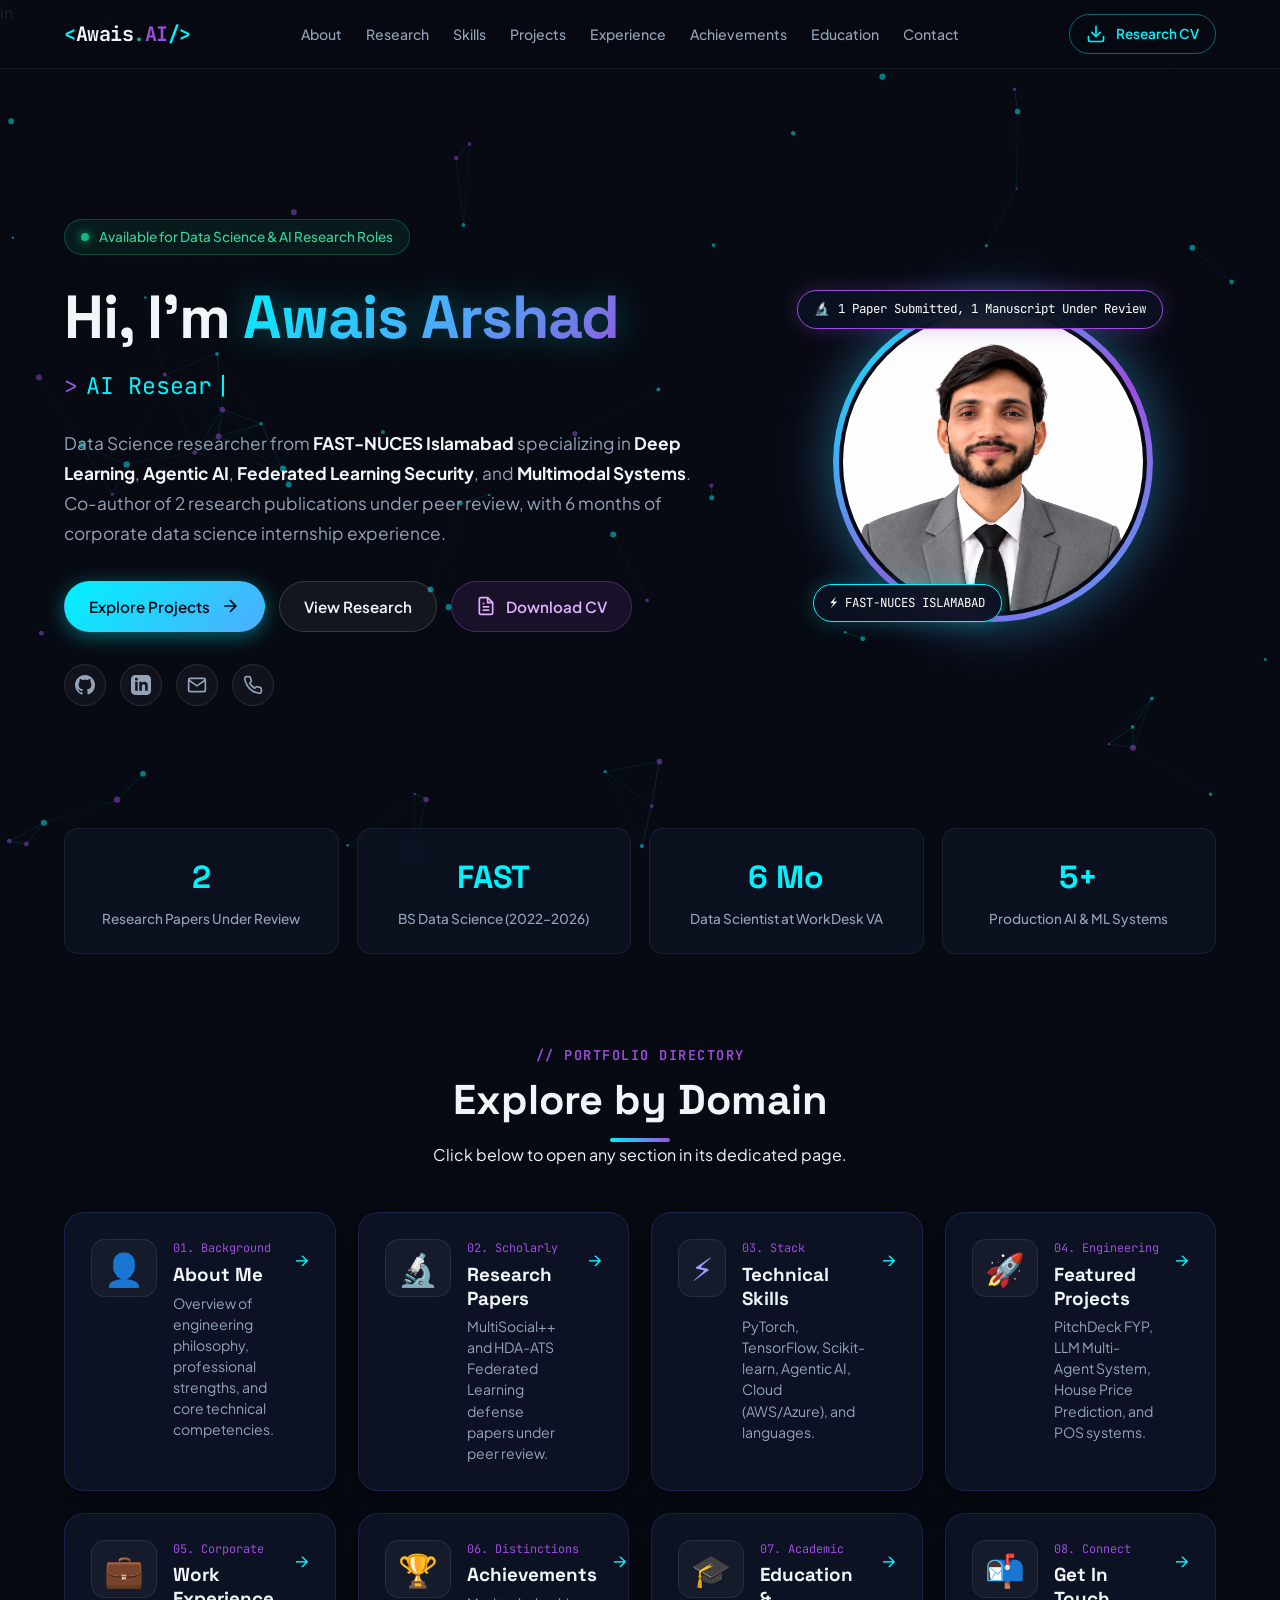
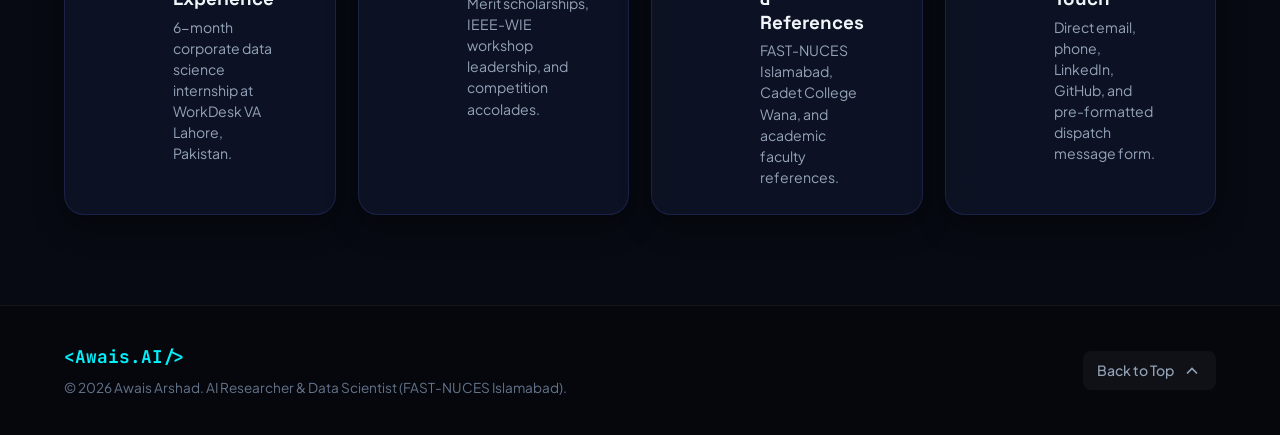
<file: index.html>
<!DOCTYPE html>
<html lang="en">
<head>in 
  <meta charset="UTF-8" />
  <meta name="viewport" content="width=device-width, initial-scale=1.0" />
  <title>Awais Arshad | Data Scientist & AI Researcher </title>
  <meta name="description" content="Portfolio of Awais Arshad - Data Scientist & AI Researcher Graduate from FAST-NUCES. Author of research in Federated Learning Security and Multilingual LLM Text Detection." />
  <meta name="keywords" content="Awais Arshad, Data Scientist, AI Researcher, Federated Learning, Multimodal AI, Agentic AI, Deep Learning, PyTorch, FAST-NUCES" />
  <link rel="preconnect" href="https://fonts.googleapis.com" />
  <link rel="preconnect" href="https://fonts.gstatic.com" crossorigin />
  <link href="https://fonts.googleapis.com/css2?family=Plus+Jakarta+Sans:wght@300;400;500;600;700;800&family=Space+Grotesk:wght@500;700&family=JetBrains+Mono:wght@400;500&display=swap" rel="stylesheet" />
  <link rel="stylesheet" href="style.css" />
</head>
<body class="cyber-theme">
  <!-- Interactive Particle Background -->
  <canvas id="neural-canvas"></canvas>

  <!-- Navigation Bar -->
  <header class="site-header" id="navbar">
    <div class="nav-container">
      <a href="index.html" class="brand-logo" aria-label="Awais Arshad Home">
        <span class="logo-bracket">&lt;</span><span class="logo-text">Awais</span><span class="logo-dot">.</span><span class="logo-accent">AI</span><span class="logo-bracket">/&gt;</span>
      </a>

      <nav class="nav-links" id="nav-menu">
        <a href="about.html" class="nav-item">About</a>
        <a href="research.html" class="nav-item">Research</a>
        <a href="skills.html" class="nav-item">Skills</a>
        <a href="projects.html" class="nav-item">Projects</a>
        <a href="experience.html" class="nav-item">Experience</a>
        <a href="achievements.html" class="nav-item">Achievements</a>
        <a href="education.html" class="nav-item">Education</a>
        <a href="contact.html" class="nav-item">Contact</a>
      </nav>

      <div class="nav-actions">
        <a href="Awais_Arshad_Reseach_Cv.pdf" class="btn btn-outline btn-sm" target="_blank" download="Awais_Arshad_Reseach_Cv.pdf">
          <svg class="icon" viewBox="0 0 24 24" fill="none" stroke="currentColor" stroke-width="2" stroke-linecap="round" stroke-linejoin="round">
            <path d="M21 15v4a2 2 0 0 1-2 2H5a2 2 0 0 1-2-2v-4"></path>
            <polyline points="7 10 12 15 17 10"></polyline>
            <line x1="12" y1="15" x2="12" y2="3"></line>
          </svg>
          <span>Research CV</span>
        </a>
        <button class="mobile-toggle" id="mobile-toggle" aria-label="Toggle navigation menu">
          <span></span>
          <span></span>
          <span></span>
        </button>
      </div>
    </div>
  </header>

  <main>
    <!-- Hero Section -->
    <section id="hero" class="hero-section">
      <div class="container hero-layout">
        <div class="hero-content">
          <div class="status-badge">
            <span class="status-ping"></span>
            <span class="status-text">Available for Data Science & AI Research Roles</span>
          </div>

          <h1 class="hero-title">
            Hi, I'm <span class="gradient-text glow">Awais Arshad</span>
          </h1>

          <div class="hero-subtitle">
            <span class="terminal-prefix">&gt; </span>
            <span id="typed-roles" class="typed-roles">AI Researcher & Data Scientist</span>
            <span class="cursor-blink">|</span>
          </div>

          <p class="hero-description">
            Data Science researcher from <strong>FAST-NUCES Islamabad</strong> specializing in 
            <strong>Deep Learning</strong>, <strong>Agentic AI</strong>, <strong>Federated Learning Security</strong>, 
            and <strong>Multimodal Systems</strong>. Co-author of 2 research publications under peer review, 
            with 6 months of corporate data science internship experience.
          </p>

          <div class="hero-cta-group">
            <a href="projects.html" class="btn btn-primary">
              <span>Explore Projects</span>
              <svg class="icon" viewBox="0 0 24 24" fill="none" stroke="currentColor" stroke-width="2"><path d="M5 12h14M12 5l7 7-7 7"/></svg>
            </a>
            <a href="research.html" class="btn btn-secondary">
              <span>View Research</span>
            </a>
            <a href="Awais_Arshad_Reseach_Cv.pdf" class="btn btn-glass" target="_blank" download="Awais_Arshad_Reseach_Cv.pdf">
              <svg class="icon" viewBox="0 0 24 24" fill="none" stroke="currentColor" stroke-width="2"><path d="M14 2H6a2 2 0 0 0-2 2v16a2 2 0 0 0 2 2h12a2 2 0 0 0 2-2V8z"></path><polyline points="14 2 14 8 20 8"></polyline><line x1="16" y1="13" x2="8" y2="13"></line><line x1="16" y1="17" x2="8" y2="17"></line><polyline points="10 9 9 9 8 9"></polyline></svg>
              <span>Download CV</span>
            </a>
          </div>

          <!-- Social Quick Bar -->
          <div class="social-bar">
            <a href="https://github.com/AwaisArshad1989" target="_blank" rel="noopener noreferrer" class="social-link" title="GitHub">
              <svg class="icon" viewBox="0 0 24 24" fill="currentColor">
                <path d="M12 0C5.37 0 0 5.37 0 12c0 5.31 3.435 9.795 8.205 11.385.6.105.825-.255.825-.57 0-.285-.015-1.23-.015-2.235-3.015.555-3.795-.735-4.035-1.41-.135-.345-.72-1.41-1.23-1.695-.42-.225-1.02-.78-.015-.795.945-.015 1.62.87 1.845 1.23 1.08 1.815 2.805 1.305 3.495.99.105-.78.42-1.305.765-1.605-2.67-.3-5.46-1.335-5.46-5.925 0-1.305.465-2.385 1.23-3.225-.12-.3-.54-1.53.12-3.18 0 0 1.005-.315 3.3 1.23.96-.27 1.98-.405 3-.405s2.04.135 3 .405c2.295-1.56 3.3-1.23 3.3-1.23.66 1.65.24 2.88.12 3.18.765.84 1.23 1.905 1.23 3.225 0 4.605-2.805 5.625-5.475 5.925.435.375.81 1.095.81 2.22 0 1.605-.015 2.895-.015 3.3 0 .315.225.69.825.57A12.02 12.02 0 0024 12c0-6.63-5.37-12-12-12z"/>
              </svg>
            </a>
            <a href="https://www.linkedin.com/in/awais-arshad-739969322/?isSelfProfile=true" target="_blank" rel="noopener noreferrer" class="social-link" title="LinkedIn">
              <svg class="icon" viewBox="0 0 24 24" fill="currentColor">
                <path d="M19 0h-14c-2.761 0-5 2.239-5 5v14c0 2.761 2.239 5 5 5h14c2.762 0 5-2.239 5-5v-14c0-2.761-2.238-5-5-5zm-11 19h-3v-11h3v11zm-1.5-12.268c-.966 0-1.75-.79-1.75-1.764s.784-1.764 1.75-1.764 1.75.79 1.75 1.764-.783 1.764-1.75 1.764zm13.5 12.268h-3v-5.604c0-3.368-4-3.113-4 0v5.604h-3v-11h3v1.765c1.396-2.586 7-2.777 7 2.476v6.759z"/>
              </svg>
            </a>
            <a href="mailto:awaisarshad3839@gmail.com" class="social-link" title="Email Awais">
              <svg class="icon" viewBox="0 0 24 24" fill="none" stroke="currentColor" stroke-width="2">
                <path d="M4 4h16c1.1 0 2 .9 2 2v12c0 1.1-.9 2-2 2H4c-1.1 0-2-.9-2-2V6c0-1.1.9-2 2-2z"></path>
                <polyline points="22,6 12,13 2,6"></polyline>
              </svg>
            </a>
            <a href="tel:+923051038188" class="social-link" title="Call Awais">
              <svg class="icon" viewBox="0 0 24 24" fill="none" stroke="currentColor" stroke-width="2">
                <path d="M22 16.92v3a2 2 0 0 1-2.18 2 19.79 19.79 0 0 1-8.63-3.07 19.5 19.5 0 0 1-6-6 19.79 19.79 0 0 1-3.07-8.67A2 2 0 0 1 4.11 2h3a2 2 0 0 1 2 1.72 12.84 12.84 0 0 0 .7 2.81 2 2 0 0 1-.45 2.11L8.09 9.91a16 16 0 0 0 6 6l1.27-1.27a2 2 0 0 1 2.11-.45 12.84 12.84 0 0 0 2.81.7A2 2 0 0 1 22 16.92z"></path>
              </svg>
            </a>
          </div>
        </div>

        <!-- Hero Portrait with Cyber Frame -->
        <div class="hero-image-wrapper">
          <div class="avatar-glow-ring">
            <div class="avatar-inner">
              <img src="Awais.png" alt="Awais Arshad - AI Researcher & Data Scientist" class="hero-avatar" />
            </div>
            <div class="orbit-badge orbit-top">
              <span class="orbit-icon">🔬</span>
              <span>1 Paper Submitted, 1 Manuscript Under Review</span>
            </div>
            <div class="orbit-badge orbit-bottom">
              <span class="orbit-icon">⚡</span>
              <span>FAST-NUCES ISLAMABAD</span>
            </div>
          </div>
        </div>
      </div>
    </section>

    <!-- Quick Stats Metric Strip -->
    <section class="stats-strip">
      <div class="container stats-grid">
        <div class="stat-card">
          <div class="stat-number">2</div>
          <div class="stat-label">Research Papers Under Review</div>
        </div>
        <div class="stat-card">
          <div class="stat-number">FAST</div>
          <div class="stat-label">BS Data Science (2022–2026)</div>
        </div>
        <div class="stat-card">
          <div class="stat-number">6 Mo</div>
          <div class="stat-label">Data Scientist at WorkDesk VA</div>
        </div>
        <div class="stat-card">
          <div class="stat-number">5+</div>
          <div class="stat-label">Production AI & ML Systems</div>
        </div>
      </div>
    </section>

    <!-- Quick Nav Portal Cards Section -->
    <section class="section portal-section">
      <div class="container">
        <div class="section-header text-center">
          <span class="section-tag">// PORTFOLIO DIRECTORY</span>
          <h2 class="section-title">Explore by Domain</h2>
          <div class="title-bar center-bar"></div>
          <p class="section-subtitle">Click below to open any section in its dedicated page.</p>
        </div>

        <div class="portal-grid">
          <!-- Card 1: About -->
          <a href="about.html" class="portal-card glass-panel">
            <div class="portal-icon">👤</div>
            <div class="portal-info">
              <span class="portal-tag">01. Background</span>
              <h3 class="portal-title">About Me</h3>
              <p class="portal-desc">Overview of engineering philosophy, professional strengths, and core technical competencies.</p>
            </div>
            <span class="portal-arrow">→</span>
          </a>

          <!-- Card 2: Research -->
          <a href="research.html" class="portal-card glass-panel">
            <div class="portal-icon">🔬</div>
            <div class="portal-info">
              <span class="portal-tag">02. Scholarly</span>
              <h3 class="portal-title">Research Papers</h3>
              <p class="portal-desc">MultiSocial++ and HDA-ATS Federated Learning defense papers under peer review.</p>
            </div>
            <span class="portal-arrow">→</span>
          </a>

          <!-- Card 3: Skills -->
          <a href="skills.html" class="portal-card glass-panel">
            <div class="portal-icon">⚡</div>
            <div class="portal-info">
              <span class="portal-tag">03. Stack</span>
              <h3 class="portal-title">Technical Skills</h3>
              <p class="portal-desc">PyTorch, TensorFlow, Scikit-learn, Agentic AI, Cloud (AWS/Azure), and languages.</p>
            </div>
            <span class="portal-arrow">→</span>
          </a>

          <!-- Card 4: Projects -->
          <a href="projects.html" class="portal-card glass-panel">
            <div class="portal-icon">🚀</div>
            <div class="portal-info">
              <span class="portal-tag">04. Engineering</span>
              <h3 class="portal-title">Featured Projects</h3>
              <p class="portal-desc">PitchDeck FYP, LLM Multi-Agent System, House Price Prediction, and POS systems.</p>
            </div>
            <span class="portal-arrow">→</span>
          </a>

          <!-- Card 5: Experience -->
          <a href="experience.html" class="portal-card glass-panel">
            <div class="portal-icon">💼</div>
            <div class="portal-info">
              <span class="portal-tag">05. Corporate</span>
              <h3 class="portal-title">Work Experience</h3>
              <p class="portal-desc">6-month corporate data science internship at WorkDesk VA Lahore, Pakistan.</p>
            </div>
            <span class="portal-arrow">→</span>
          </a>

          <!-- Card 6: Achievements -->
          <a href="achievements.html" class="portal-card glass-panel">
            <div class="portal-icon">🏆</div>
            <div class="portal-info">
              <span class="portal-tag">06. Distinctions</span>
              <h3 class="portal-title">Achievements</h3>
              <p class="portal-desc">Merit scholarships, IEEE-WIE workshop leadership, and competition accolades.</p>
            </div>
            <span class="portal-arrow">→</span>
          </a>

          <!-- Card 7: Education -->
          <a href="education.html" class="portal-card glass-panel">
            <div class="portal-icon">🎓</div>
            <div class="portal-info">
              <span class="portal-tag">07. Academic</span>
              <h3 class="portal-title">Education & References</h3>
              <p class="portal-desc">FAST-NUCES Islamabad, Cadet College Wana, and academic faculty references.</p>
            </div>
            <span class="portal-arrow">→</span>
          </a>

          <!-- Card 8: Contact -->
          <a href="contact.html" class="portal-card glass-panel">
            <div class="portal-icon">📬</div>
            <div class="portal-info">
              <span class="portal-tag">08. Connect</span>
              <h3 class="portal-title">Get In Touch</h3>
              <p class="portal-desc">Direct email, phone, LinkedIn, GitHub, and pre-formatted dispatch message form.</p>
            </div>
            <span class="portal-arrow">→</span>
          </a>
        </div>
      </div>
    </section>
  </main>

  <!-- Footer -->
  <footer class="site-footer">
    <div class="container footer-content">
      <div class="footer-left">
        <span class="footer-logo">&lt;Awais.AI/&gt;</span>
        <p>© 2026 Awais Arshad. AI Researcher & Data Scientist (FAST-NUCES Islamabad).</p>
      </div>
      <div class="footer-right">
        <a href="#hero" class="back-to-top" aria-label="Back to top">
          <span>Back to Top</span>
          <svg class="icon" viewBox="0 0 24 24" fill="none" stroke="currentColor" stroke-width="2"><path d="M18 15l-6-6-6 6"/></svg>
        </a>
      </div>
    </div>
  </footer>

  <script src="script.js"></script>
</body>
</html>
</file>
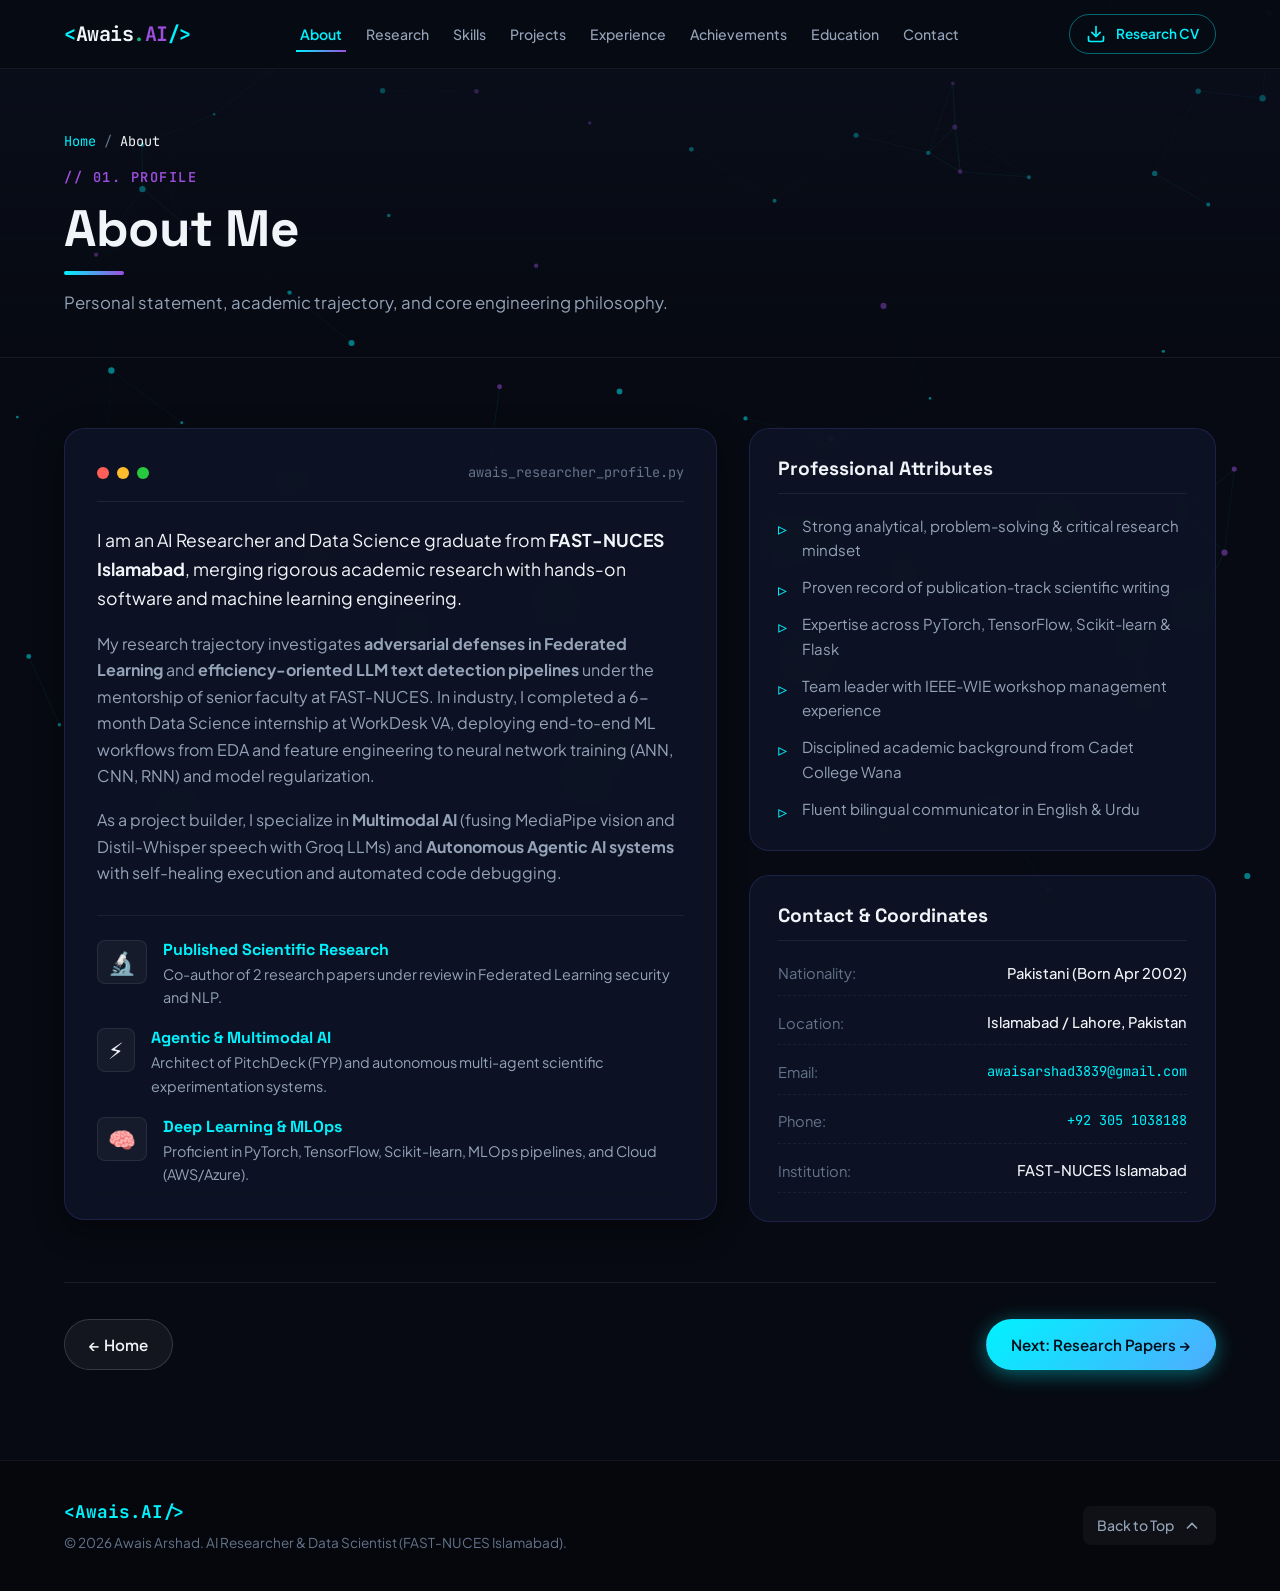
<file: about.html>
<!DOCTYPE html>
<html lang="en">
<head>
  <meta charset="UTF-8" />
  <meta name="viewport" content="width=device-width, initial-scale=1.0" />
  <title>About Me | Awais Arshad - AI Researcher & Data Scientist</title>
  <meta name="description" content="Biography and technical profile of Awais Arshad, AI Researcher & Data Science graduate from FAST-NUCES Islamabad." />
  <link rel="preconnect" href="https://fonts.googleapis.com" />
  <link rel="preconnect" href="https://fonts.gstatic.com" crossorigin />
  <link href="https://fonts.googleapis.com/css2?family=Plus+Jakarta+Sans:wght@300;400;500;600;700;800&family=Space+Grotesk:wght@500;700&family=JetBrains+Mono:wght@400;500&display=swap" rel="stylesheet" />
  <link rel="stylesheet" href="style.css" />
</head>
<body class="cyber-theme">
  <!-- Interactive Particle Background -->
  <canvas id="neural-canvas"></canvas>

  <!-- Navigation Bar -->
  <header class="site-header" id="navbar">
    <div class="nav-container">
      <a href="index.html" class="brand-logo" aria-label="Awais Arshad Home">
        <span class="logo-bracket">&lt;</span><span class="logo-text">Awais</span><span class="logo-dot">.</span><span class="logo-accent">AI</span><span class="logo-bracket">/&gt;</span>
      </a>

      <nav class="nav-links" id="nav-menu">
        <a href="about.html" class="nav-item active">About</a>
        <a href="research.html" class="nav-item">Research</a>
        <a href="skills.html" class="nav-item">Skills</a>
        <a href="projects.html" class="nav-item">Projects</a>
        <a href="experience.html" class="nav-item">Experience</a>
        <a href="achievements.html" class="nav-item">Achievements</a>
        <a href="education.html" class="nav-item">Education</a>
        <a href="contact.html" class="nav-item">Contact</a>
      </nav>

      <div class="nav-actions">
        <a href="Awais_Arshad_Reseach_Cv.pdf" class="btn btn-outline btn-sm" target="_blank" download="Awais_Arshad_Reseach_Cv.pdf">
          <svg class="icon" viewBox="0 0 24 24" fill="none" stroke="currentColor" stroke-width="2" stroke-linecap="round" stroke-linejoin="round">
            <path d="M21 15v4a2 2 0 0 1-2 2H5a2 2 0 0 1-2-2v-4"></path>
            <polyline points="7 10 12 15 17 10"></polyline>
            <line x1="12" y1="15" x2="12" y2="3"></line>
          </svg>
          <span>Research CV</span>
        </a>
        <button class="mobile-toggle" id="mobile-toggle" aria-label="Toggle navigation menu">
          <span></span>
          <span></span>
          <span></span>
        </button>
      </div>
    </div>
  </header>

  <main class="page-main">
    <section class="page-hero">
      <div class="container">
        <div class="breadcrumb">
          <a href="index.html">Home</a> <span class="bc-sep">/</span> <span class="bc-current">About</span>
        </div>
        <span class="section-tag">// 01. PROFILE</span>
        <h1 class="page-title">About Me</h1>
        <div class="title-bar"></div>
        <p class="page-subtitle">Personal statement, academic trajectory, and core engineering philosophy.</p>
      </div>
    </section>

    <!-- Main About Content Section -->
    <section class="section about-section-single">
      <div class="container">
        <div class="about-grid">
          <div class="about-card glass-panel">
            <div class="terminal-header">
              <div class="terminal-dots">
                <span class="dot dot-red"></span>
                <span class="dot dot-yellow"></span>
                <span class="dot dot-green"></span>
              </div>
              <span class="terminal-title">awais_researcher_profile.py</span>
            </div>
            <div class="about-content">
              <p class="lead">
                I am an AI Researcher and Data Science graduate from <strong>FAST-NUCES Islamabad</strong>, 
                merging rigorous academic research with hands-on software and machine learning engineering.
              </p>
              <p>
                My research trajectory investigates <strong>adversarial defenses in Federated Learning</strong> 
                and <strong>efficiency-oriented LLM text detection pipelines</strong> under the mentorship of senior faculty 
                at FAST-NUCES. In industry, I completed a 6-month Data Science internship at WorkDesk VA, 
                deploying end-to-end ML workflows from EDA and feature engineering to neural network training (ANN, CNN, RNN) 
                and model regularization.
              </p>
              <p>
                As a project builder, I specialize in <strong>Multimodal AI</strong> (fusing MediaPipe vision and Distil-Whisper speech with Groq LLMs) 
                and <strong>Autonomous Agentic AI systems</strong> with self-healing execution and automated code debugging.
              </p>

              <div class="about-highlights">
                <div class="highlight-item">
                  <div class="highlight-icon">🔬</div>
                  <div>
                    <h4>Published Scientific Research</h4>
                    <p>Co-author of 2 research papers under review in Federated Learning security and NLP.</p>
                  </div>
                </div>
                <div class="highlight-item">
                  <div class="highlight-icon">⚡</div>
                  <div>
                    <h4>Agentic & Multimodal AI</h4>
                    <p>Architect of PitchDeck (FYP) and autonomous multi-agent scientific experimentation systems.</p>
                  </div>
                </div>
                <div class="highlight-item">
                  <div class="highlight-icon">🧠</div>
                  <div>
                    <h4>Deep Learning & MLOps</h4>
                    <p>Proficient in PyTorch, TensorFlow, Scikit-learn, MLOps pipelines, and Cloud (AWS/Azure).</p>
                  </div>
                </div>
              </div>
            </div>
          </div>

          <!-- Quick Info Cards -->
          <div class="info-column">
            <div class="glass-card info-card">
              <h3 class="info-card-title">Professional Attributes</h3>
              <ul class="bullet-list">
                <li><span>Strong analytical, problem-solving & critical research mindset</span></li>
                <li><span>Proven record of publication-track scientific writing</span></li>
                <li><span>Expertise across PyTorch, TensorFlow, Scikit-learn & Flask</span></li>
                <li><span>Team leader with IEEE-WIE workshop management experience</span></li>
                <li><span>Disciplined academic background from Cadet College Wana</span></li>
                <li><span>Fluent bilingual communicator in English & Urdu</span></li>
              </ul>
            </div>

            <div class="glass-card info-card">
              <h3 class="info-card-title">Contact & Coordinates</h3>
              <div class="contact-meta">
                <div class="meta-row">
                  <span class="meta-label">Nationality:</span>
                  <span class="meta-value">Pakistani (Born Apr 2002)</span>
                </div>
                <div class="meta-row">
                  <span class="meta-label">Location:</span>
                  <span class="meta-value">Islamabad / Lahore, Pakistan</span>
                </div>
                <div class="meta-row">
                  <span class="meta-label">Email:</span>
                  <a href="mailto:awaisarshad3839@gmail.com" class="meta-link">awaisarshad3839@gmail.com</a>
                </div>
                <div class="meta-row">
                  <span class="meta-label">Phone:</span>
                  <a href="tel:+923051038188" class="meta-link">+92 305 1038188</a>
                </div>
                <div class="meta-row">
                  <span class="meta-label">Institution:</span>
                  <span class="meta-value">FAST-NUCES Islamabad</span>
                </div>
              </div>
            </div>
          </div>
        </div>

        <!-- Page Navigation Buttons -->
        <div class="page-pagination">
          <a href="index.html" class="btn btn-secondary">
            <span>← Home</span>
          </a>
          <a href="research.html" class="btn btn-primary">
            <span>Next: Research Papers →</span>
          </a>
        </div>
      </div>
    </section>
  </main>

  <!-- Footer -->
  <footer class="site-footer">
    <div class="container footer-content">
      <div class="footer-left">
        <span class="footer-logo">&lt;Awais.AI/&gt;</span>
        <p>© 2026 Awais Arshad. AI Researcher & Data Scientist (FAST-NUCES Islamabad).</p>
      </div>
      <div class="footer-right">
        <a href="#navbar" class="back-to-top" aria-label="Back to top">
          <span>Back to Top</span>
          <svg class="icon" viewBox="0 0 24 24" fill="none" stroke="currentColor" stroke-width="2"><path d="M18 15l-6-6-6 6"/></svg>
        </a>
      </div>
    </div>
  </footer>

  <script src="script.js"></script>
</body>
</html>
</file>
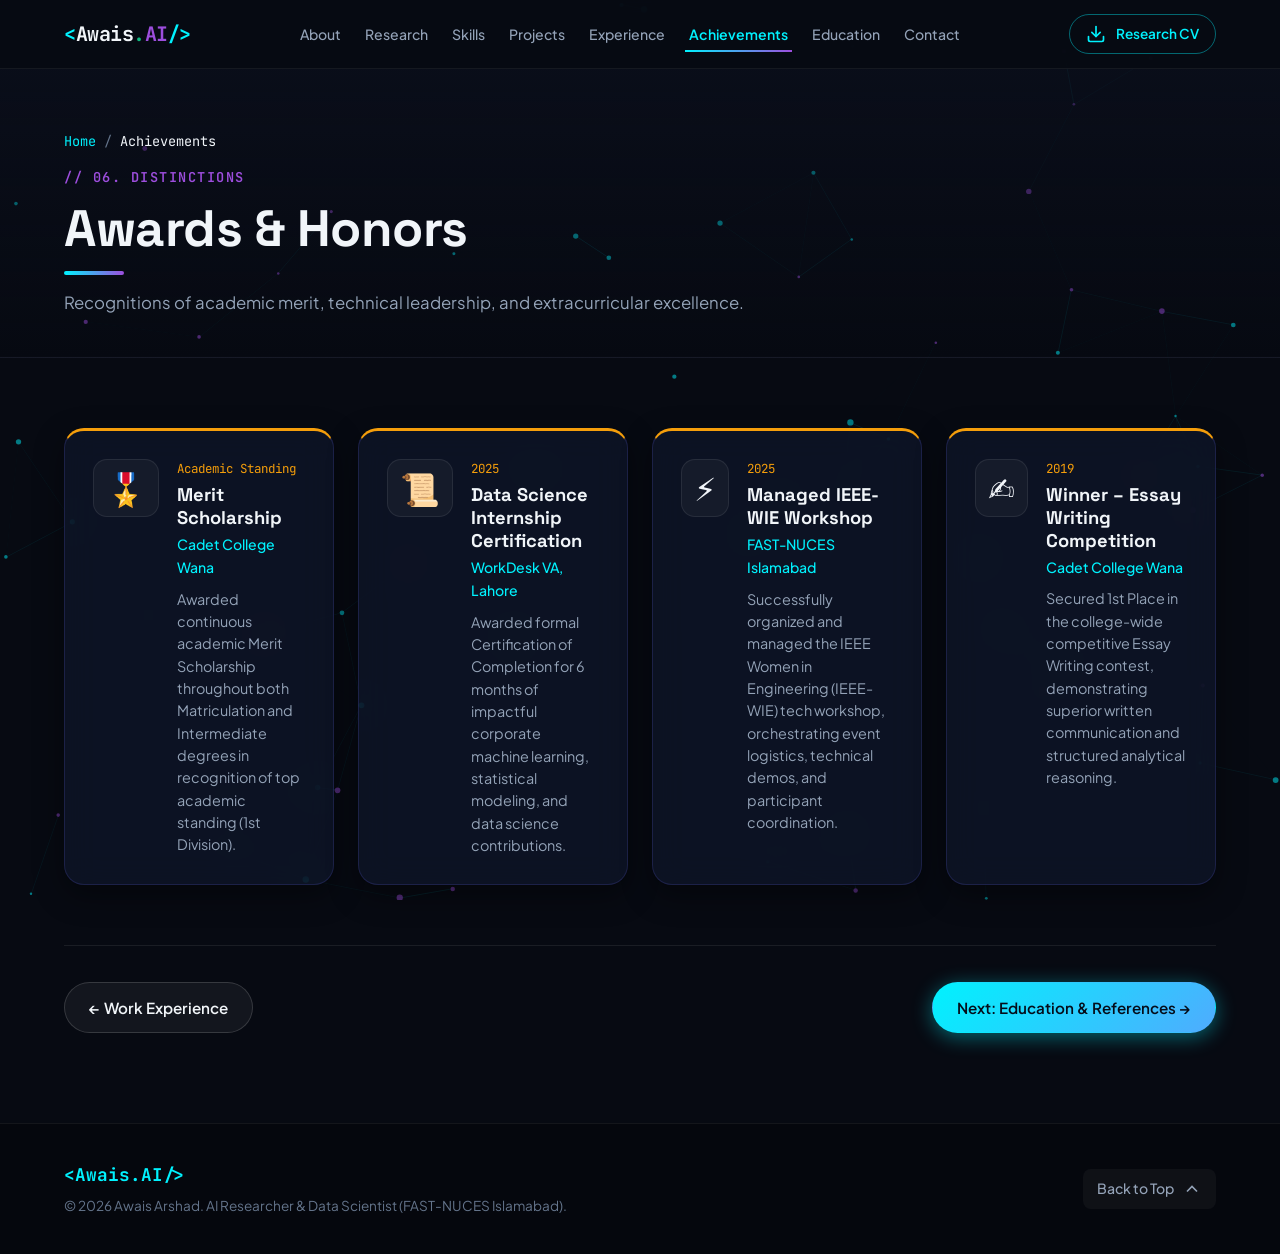
<file: achievements.html>
<!DOCTYPE html>
<html lang="en">
<head>
  <meta charset="UTF-8" />
  <meta name="viewport" content="width=device-width, initial-scale=1.0" />
  <title>Achievements & Honors | Awais Arshad - AI Researcher & Data Scientist</title>
  <meta name="description" content="Awards, scholarships, leadership distinctions, and certifications earned by Awais Arshad." />
  <link rel="preconnect" href="https://fonts.googleapis.com" />
  <link rel="preconnect" href="https://fonts.gstatic.com" crossorigin />
  <link href="https://fonts.googleapis.com/css2?family=Plus+Jakarta+Sans:wght@300;400;500;600;700;800&family=Space+Grotesk:wght@500;700&family=JetBrains+Mono:wght@400;500&display=swap" rel="stylesheet" />
  <link rel="stylesheet" href="style.css" />
</head>
<body class="cyber-theme">
  <!-- Interactive Particle Background -->
  <canvas id="neural-canvas"></canvas>

  <!-- Navigation Bar -->
  <header class="site-header" id="navbar">
    <div class="nav-container">
      <a href="index.html" class="brand-logo" aria-label="Awais Arshad Home">
        <span class="logo-bracket">&lt;</span><span class="logo-text">Awais</span><span class="logo-dot">.</span><span class="logo-accent">AI</span><span class="logo-bracket">/&gt;</span>
      </a>

      <nav class="nav-links" id="nav-menu">
        <a href="about.html" class="nav-item">About</a>
        <a href="research.html" class="nav-item">Research</a>
        <a href="skills.html" class="nav-item">Skills</a>
        <a href="projects.html" class="nav-item">Projects</a>
        <a href="experience.html" class="nav-item">Experience</a>
        <a href="achievements.html" class="nav-item active">Achievements</a>
        <a href="education.html" class="nav-item">Education</a>
        <a href="contact.html" class="nav-item">Contact</a>
      </nav>

      <div class="nav-actions">
        <a href="Awais_Arshad_Reseach_Cv.pdf" class="btn btn-outline btn-sm" target="_blank" download="Awais_Arshad_Reseach_Cv.pdf">
          <svg class="icon" viewBox="0 0 24 24" fill="none" stroke="currentColor" stroke-width="2" stroke-linecap="round" stroke-linejoin="round">
            <path d="M21 15v4a2 2 0 0 1-2 2H5a2 2 0 0 1-2-2v-4"></path>
            <polyline points="7 10 12 15 17 10"></polyline>
            <line x1="12" y1="15" x2="12" y2="3"></line>
          </svg>
          <span>Research CV</span>
        </a>
        <button class="mobile-toggle" id="mobile-toggle" aria-label="Toggle navigation menu">
          <span></span>
          <span></span>
          <span></span>
        </button>
      </div>
    </div>
  </header>

  <main class="page-main">
    <section class="page-hero">
      <div class="container">
        <div class="breadcrumb">
          <a href="index.html">Home</a> <span class="bc-sep">/</span> <span class="bc-current">Achievements</span>
        </div>
        <span class="section-tag">// 06. DISTINCTIONS</span>
        <h1 class="page-title">Awards & Honors</h1>
        <div class="title-bar"></div>
        <p class="page-subtitle">Recognitions of academic merit, technical leadership, and extracurricular excellence.</p>
      </div>
    </section>

    <section class="section">
      <div class="container">
        <div class="awards-grid">
          <!-- Award 1 -->
          <div class="award-card glass-panel">
            <div class="award-badge-icon">🎖️</div>
            <div class="award-details">
              <span class="award-year">Academic Standing</span>
              <h2 class="award-title">Merit Scholarship</h2>
              <p class="award-org">Cadet College Wana</p>
              <p class="award-desc">
                Awarded continuous academic Merit Scholarship throughout both Matriculation and Intermediate degrees in recognition of top academic standing (1st Division).
              </p>
            </div>
          </div>

          <!-- Award 2 -->
          <div class="award-card glass-panel">
            <div class="award-badge-icon">📜</div>
            <div class="award-details">
              <span class="award-year">2025</span>
              <h2 class="award-title">Data Science Internship Certification</h2>
              <p class="award-org">WorkDesk VA, Lahore</p>
              <p class="award-desc">
                Awarded formal Certification of Completion for 6 months of impactful corporate machine learning, statistical modeling, and data science contributions.
              </p>
            </div>
          </div>

          <!-- Award 3 -->
          <div class="award-card glass-panel">
            <div class="award-badge-icon">⚡</div>
            <div class="award-details">
              <span class="award-year">2025</span>
              <h2 class="award-title">Managed IEEE-WIE Workshop</h2>
              <p class="award-org">FAST-NUCES Islamabad</p>
              <p class="award-desc">
                Successfully organized and managed the IEEE Women in Engineering (IEEE-WIE) tech workshop, orchestrating event logistics, technical demos, and participant coordination.
              </p>
            </div>
          </div>

          <!-- Award 4 -->
          <div class="award-card glass-panel">
            <div class="award-badge-icon">✍️</div>
            <div class="award-details">
              <span class="award-year">2019</span>
              <h2 class="award-title">Winner – Essay Writing Competition</h2>
              <p class="award-org">Cadet College Wana</p>
              <p class="award-desc">
                Secured 1st Place in the college-wide competitive Essay Writing contest, demonstrating superior written communication and structured analytical reasoning.
              </p>
            </div>
          </div>
        </div>

        <!-- Page Navigation Buttons -->
        <div class="page-pagination">
          <a href="experience.html" class="btn btn-secondary">
            <span>← Work Experience</span>
          </a>
          <a href="education.html" class="btn btn-primary">
            <span>Next: Education & References →</span>
          </a>
        </div>
      </div>
    </section>
  </main>

  <!-- Footer -->
  <footer class="site-footer">
    <div class="container footer-content">
      <div class="footer-left">
        <span class="footer-logo">&lt;Awais.AI/&gt;</span>
        <p>© 2026 Awais Arshad. AI Researcher & Data Scientist (FAST-NUCES Islamabad).</p>
      </div>
      <div class="footer-right">
        <a href="#navbar" class="back-to-top" aria-label="Back to top">
          <span>Back to Top</span>
          <svg class="icon" viewBox="0 0 24 24" fill="none" stroke="currentColor" stroke-width="2"><path d="M18 15l-6-6-6 6"/></svg>
        </a>
      </div>
    </div>
  </footer>

  <script src="script.js"></script>
</body>
</html>
</file>
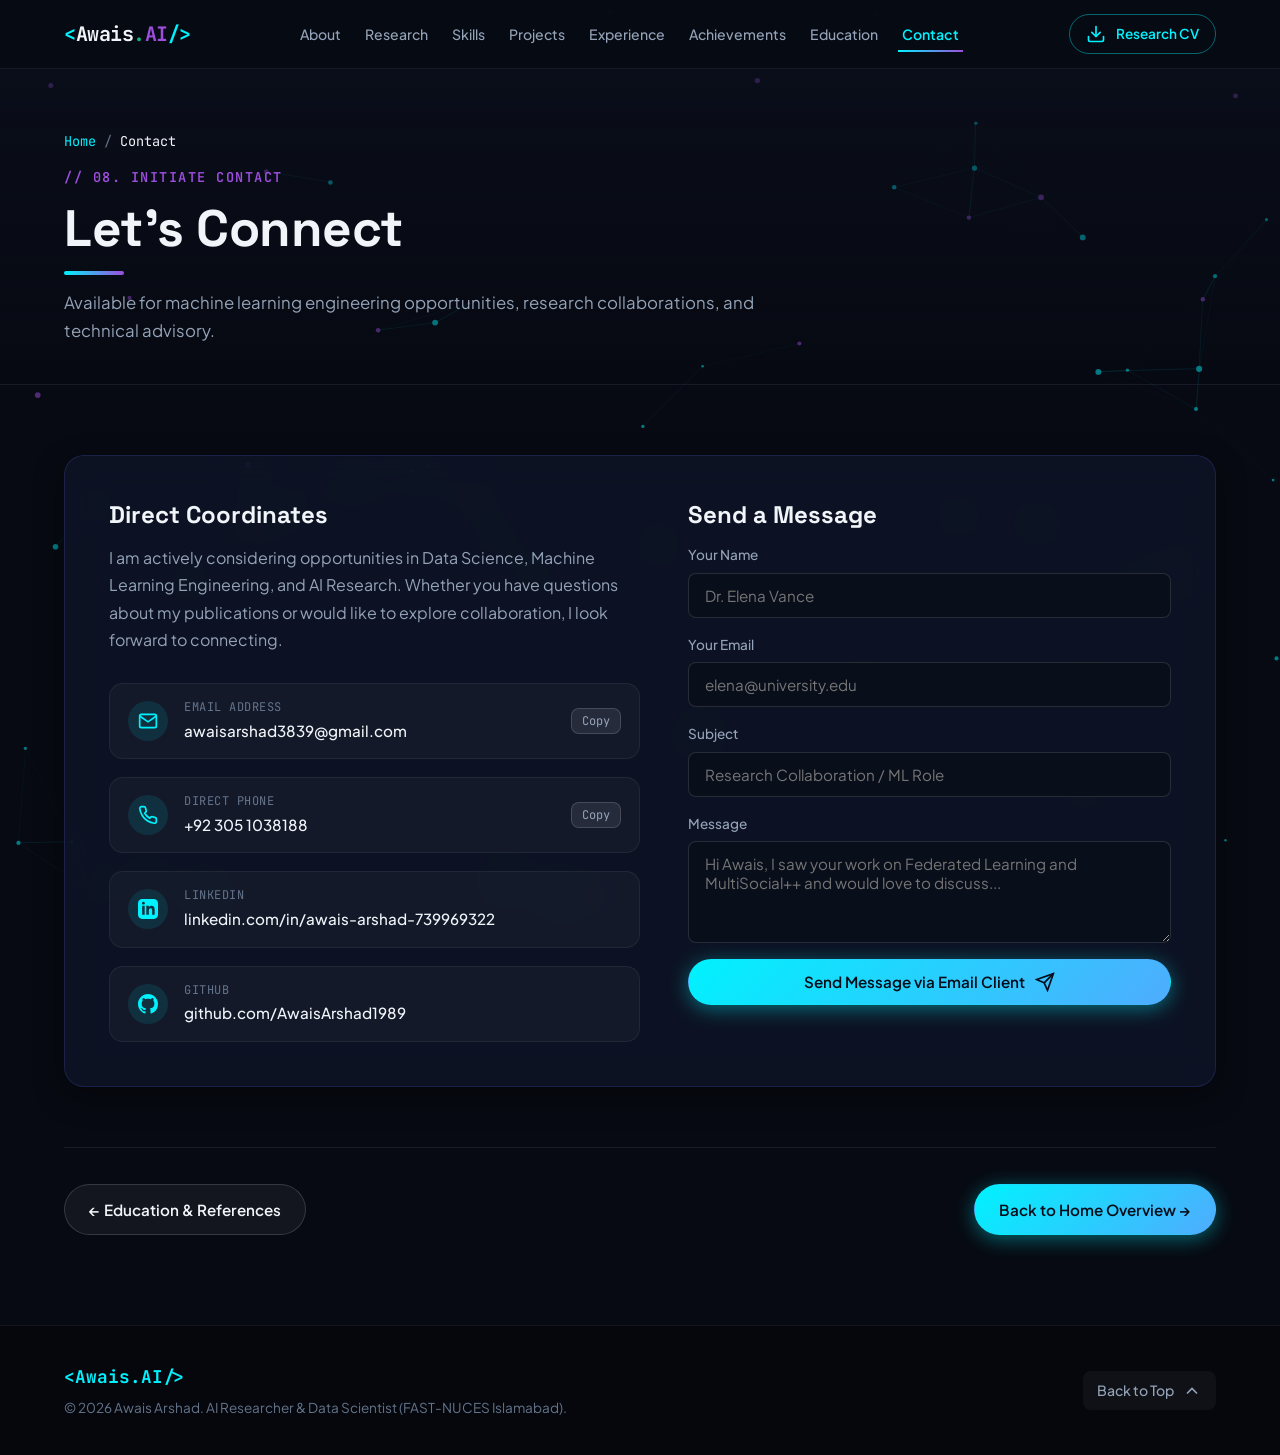
<file: contact.html>
<!DOCTYPE html>
<html lang="en">
<head>
  <meta charset="UTF-8" />
  <meta name="viewport" content="width=device-width, initial-scale=1.0" />
  <title>Contact & Inquiries | Awais Arshad - AI Researcher & Data Scientist</title>
  <meta name="description" content="Get in touch with Awais Arshad for AI research collaborations, data science engineering roles, and inquiries." />
  <link rel="preconnect" href="https://fonts.googleapis.com" />
  <link rel="preconnect" href="https://fonts.gstatic.com" crossorigin />
  <link href="https://fonts.googleapis.com/css2?family=Plus+Jakarta+Sans:wght@300;400;500;600;700;800&family=Space+Grotesk:wght@500;700&family=JetBrains+Mono:wght@400;500&display=swap" rel="stylesheet" />
  <link rel="stylesheet" href="style.css" />
</head>
<body class="cyber-theme">
  <!-- Interactive Particle Background -->
  <canvas id="neural-canvas"></canvas>

  <!-- Navigation Bar -->
  <header class="site-header" id="navbar">
    <div class="nav-container">
      <a href="index.html" class="brand-logo" aria-label="Awais Arshad Home">
        <span class="logo-bracket">&lt;</span><span class="logo-text">Awais</span><span class="logo-dot">.</span><span class="logo-accent">AI</span><span class="logo-bracket">/&gt;</span>
      </a>

      <nav class="nav-links" id="nav-menu">
        <a href="about.html" class="nav-item">About</a>
        <a href="research.html" class="nav-item">Research</a>
        <a href="skills.html" class="nav-item">Skills</a>
        <a href="projects.html" class="nav-item">Projects</a>
        <a href="experience.html" class="nav-item">Experience</a>
        <a href="achievements.html" class="nav-item">Achievements</a>
        <a href="education.html" class="nav-item">Education</a>
        <a href="contact.html" class="nav-item active">Contact</a>
      </nav>

      <div class="nav-actions">
        <a href="Awais_Arshad_Reseach_Cv.pdf" class="btn btn-outline btn-sm" target="_blank" download="Awais_Arshad_Reseach_Cv.pdf">
          <svg class="icon" viewBox="0 0 24 24" fill="none" stroke="currentColor" stroke-width="2" stroke-linecap="round" stroke-linejoin="round">
            <path d="M21 15v4a2 2 0 0 1-2 2H5a2 2 0 0 1-2-2v-4"></path>
            <polyline points="7 10 12 15 17 10"></polyline>
            <line x1="12" y1="15" x2="12" y2="3"></line>
          </svg>
          <span>Research CV</span>
        </a>
        <button class="mobile-toggle" id="mobile-toggle" aria-label="Toggle navigation menu">
          <span></span>
          <span></span>
          <span></span>
        </button>
      </div>
    </div>
  </header>

  <main class="page-main">
    <section class="page-hero">
      <div class="container">
        <div class="breadcrumb">
          <a href="index.html">Home</a> <span class="bc-sep">/</span> <span class="bc-current">Contact</span>
        </div>
        <span class="section-tag">// 08. INITIATE CONTACT</span>
        <h1 class="page-title">Let's Connect</h1>
        <div class="title-bar"></div>
        <p class="page-subtitle">Available for machine learning engineering opportunities, research collaborations, and technical advisory.</p>
      </div>
    </section>

    <section class="section">
      <div class="container">
        <div class="contact-wrapper glass-panel">
          <div class="contact-grid">
            <div class="contact-info-block">
              <h2>Direct Coordinates</h2>
              <p>
                I am actively considering opportunities in Data Science, Machine Learning Engineering, 
                and AI Research. Whether you have questions about my publications or would like to explore collaboration, I look forward to connecting.
              </p>

              <div class="contact-direct-items">
                <div class="direct-item">
                  <div class="direct-icon">
                    <svg class="icon" viewBox="0 0 24 24" fill="none" stroke="currentColor" stroke-width="2"><path d="M4 4h16c1.1 0 2 .9 2 2v12c0 1.1-.9 2-2 2H4c-1.1 0-2-.9-2-2V6c0-1.1.9-2 2-2z"></path><polyline points="22,6 12,13 2,6"></polyline></svg>
                  </div>
                  <div>
                    <span class="direct-label">Email Address</span>
                    <a href="mailto:awaisarshad3839@gmail.com" class="direct-val">awaisarshad3839@gmail.com</a>
                  </div>
                  <button class="btn-copy" data-copy="awaisarshad3839@gmail.com" title="Copy Email">Copy</button>
                </div>

                <div class="direct-item">
                  <div class="direct-icon">
                    <svg class="icon" viewBox="0 0 24 24" fill="none" stroke="currentColor" stroke-width="2"><path d="M22 16.92v3a2 2 0 0 1-2.18 2 19.79 19.79 0 0 1-8.63-3.07 19.5 19.5 0 0 1-6-6 19.79 19.79 0 0 1-3.07-8.67A2 2 0 0 1 4.11 2h3a2 2 0 0 1 2 1.72 12.84 12.84 0 0 0 .7 2.81 2 2 0 0 1-.45 2.11L8.09 9.91a16 16 0 0 0 6 6l1.27-1.27a2 2 0 0 1 2.11-.45 12.84 12.84 0 0 0 2.81.7A2 2 0 0 1 22 16.92z"></path></svg>
                  </div>
                  <div>
                    <span class="direct-label">Direct Phone</span>
                    <a href="tel:+923051038188" class="direct-val">+92 305 1038188</a>
                  </div>
                  <button class="btn-copy" data-copy="+923051038188" title="Copy Phone Number">Copy</button>
                </div>

                <div class="direct-item">
                  <div class="direct-icon">
                    <svg class="icon" viewBox="0 0 24 24" fill="currentColor"><path d="M19 0h-14c-2.761 0-5 2.239-5 5v14c0 2.761 2.239 5 5 5h14c2.762 0 5-2.239 5-5v-14c0-2.761-2.238-5-5-5zm-11 19h-3v-11h3v11zm-1.5-12.268c-.966 0-1.75-.79-1.75-1.764s.784-1.764 1.75-1.764 1.75.79 1.75 1.764-.783 1.764-1.75 1.764zm13.5 12.268h-3v-5.604c0-3.368-4-3.113-4 0v5.604h-3v-11h3v1.765c1.396-2.586 7-2.777 7 2.476v6.759z"/></svg>
                  </div>
                  <div>
                    <span class="direct-label">LinkedIn</span>
                    <a href="https://www.linkedin.com/in/awais-arshad-739969322/?isSelfProfile=true" target="_blank" rel="noopener noreferrer" class="direct-val">linkedin.com/in/awais-arshad-739969322</a>
                  </div>
                </div>

                <div class="direct-item">
                  <div class="direct-icon">
                    <svg class="icon" viewBox="0 0 24 24" fill="currentColor"><path d="M12 0C5.37 0 0 5.37 0 12c0 5.31 3.435 9.795 8.205 11.385.6.105.825-.255.825-.57 0-.285-.015-1.23-.015-2.235-3.015.555-3.795-.735-4.035-1.41-.135-.345-.72-1.41-1.23-1.695-.42-.225-1.02-.78-.015-.795.945-.015 1.62.87 1.845 1.23 1.08 1.815 2.805 1.305 3.495.99.105-.78.42-1.305.765-1.605-2.67-.3-5.46-1.335-5.46-5.925 0-1.305.465-2.385 1.23-3.225-.12-.3-.54-1.53.12-3.18 0 0 1.005-.315 3.3 1.23.96-.27 1.98-.405 3-.405s2.04.135 3 .405c2.295-1.56 3.3-1.23 3.3-1.23.66 1.65.24 2.88.12 3.18.765.84 1.23 1.905 1.23 3.225 0 4.605-2.805 5.625-5.475 5.925.435.375.81 1.095.81 2.22 0 1.605-.015 2.895-.015 3.3 0 .315.225.69.825.57A12.02 12.02 0 0024 12c0-6.63-5.37-12-12-12z"/></svg>
                  </div>
                  <div>
                    <span class="direct-label">GitHub</span>
                    <a href="https://github.com/AwaisArshad1989" target="_blank" rel="noopener noreferrer" class="direct-val">github.com/AwaisArshad1989</a>
                  </div>
                </div>
              </div>
            </div>

            <div class="contact-form-block">
              <h2>Send a Message</h2>
              <form id="contact-form" class="cyber-form">
                <div class="form-group">
                  <label for="contact-name">Your Name</label>
                  <input type="text" id="contact-name" name="name" required placeholder="Dr. Elena Vance" />
                </div>

                <div class="form-group">
                  <label for="contact-email">Your Email</label>
                  <input type="email" id="contact-email" name="email" required placeholder="elena@university.edu" />
                </div>

                <div class="form-group">
                  <label for="contact-subject">Subject</label>
                  <input type="text" id="contact-subject" name="subject" required placeholder="Research Collaboration / ML Role" />
                </div>

                <div class="form-group">
                  <label for="contact-message">Message</label>
                  <textarea id="contact-message" name="message" rows="4" required placeholder="Hi Awais, I saw your work on Federated Learning and MultiSocial++ and would love to discuss..."></textarea>
                </div>

                <button type="submit" class="btn btn-primary btn-block">
                  <span>Send Message via Email Client</span>
                  <svg class="icon" viewBox="0 0 24 24" fill="none" stroke="currentColor" stroke-width="2"><line x1="22" y1="2" x2="11" y2="13"></line><polygon points="22 2 15 22 11 13 2 9 22 2"></polygon></svg>
                </button>
              </form>
            </div>
          </div>
        </div>

        <!-- Page Navigation Buttons -->
        <div class="page-pagination">
          <a href="education.html" class="btn btn-secondary">
            <span>← Education & References</span>
          </a>
          <a href="index.html" class="btn btn-primary">
            <span>Back to Home Overview →</span>
          </a>
        </div>
      </div>
    </section>
  </main>

  <!-- Toast Notification -->
  <div id="toast" class="toast" role="status" aria-live="polite">Copied to clipboard!</div>

  <!-- Footer -->
  <footer class="site-footer">
    <div class="container footer-content">
      <div class="footer-left">
        <span class="footer-logo">&lt;Awais.AI/&gt;</span>
        <p>© 2026 Awais Arshad. AI Researcher & Data Scientist (FAST-NUCES Islamabad).</p>
      </div>
      <div class="footer-right">
        <a href="#navbar" class="back-to-top" aria-label="Back to top">
          <span>Back to Top</span>
          <svg class="icon" viewBox="0 0 24 24" fill="none" stroke="currentColor" stroke-width="2"><path d="M18 15l-6-6-6 6"/></svg>
        </a>
      </div>
    </div>
  </footer>

  <script src="script.js"></script>
</body>
</html>
</file>
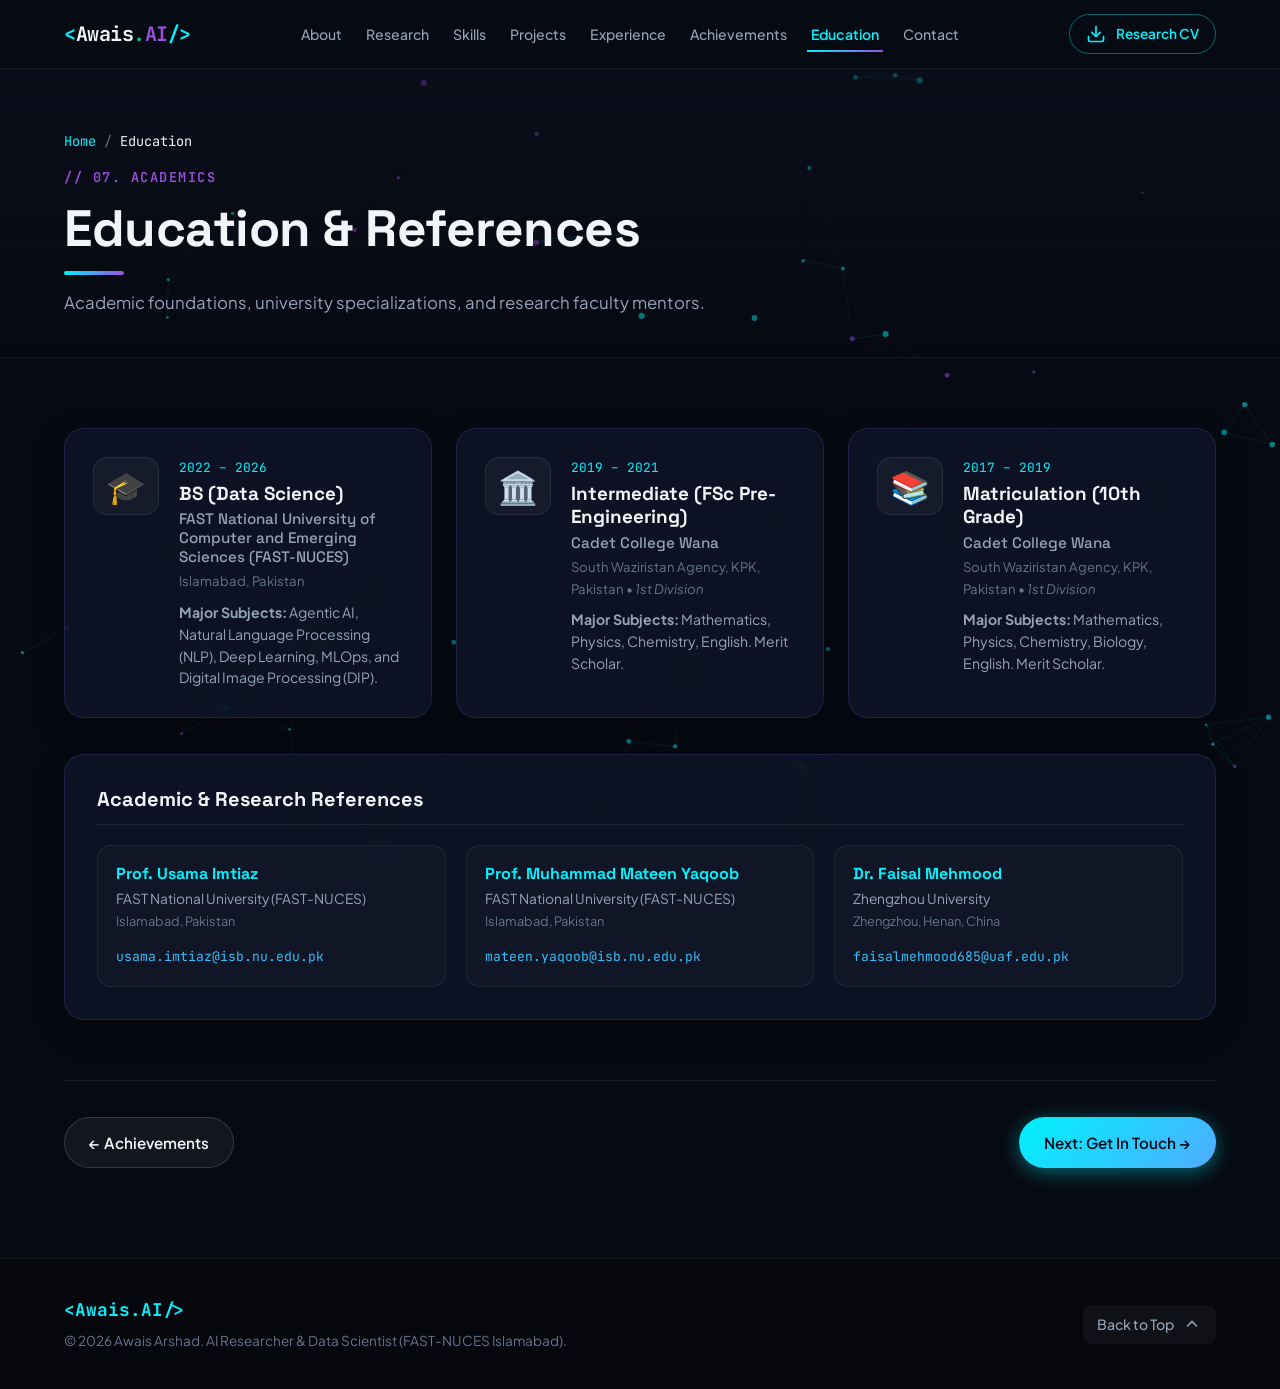
<file: education.html>
<!DOCTYPE html>
<html lang="en">
<head>
  <meta charset="UTF-8" />
  <meta name="viewport" content="width=device-width, initial-scale=1.0" />
  <title>Education & References | Awais Arshad - AI Researcher & Data Scientist</title>
  <meta name="description" content="Academic degrees and institutional references for Awais Arshad: FAST-NUCES Islamabad and Cadet College Wana." />
  <link rel="preconnect" href="https://fonts.googleapis.com" />
  <link rel="preconnect" href="https://fonts.gstatic.com" crossorigin />
  <link href="https://fonts.googleapis.com/css2?family=Plus+Jakarta+Sans:wght@300;400;500;600;700;800&family=Space+Grotesk:wght@500;700&family=JetBrains+Mono:wght@400;500&display=swap" rel="stylesheet" />
  <link rel="stylesheet" href="style.css" />
</head>
<body class="cyber-theme">
  <!-- Interactive Particle Background -->
  <canvas id="neural-canvas"></canvas>

  <!-- Navigation Bar -->
  <header class="site-header" id="navbar">
    <div class="nav-container">
      <a href="index.html" class="brand-logo" aria-label="Awais Arshad Home">
        <span class="logo-bracket">&lt;</span><span class="logo-text">Awais</span><span class="logo-dot">.</span><span class="logo-accent">AI</span><span class="logo-bracket">/&gt;</span>
      </a>

      <nav class="nav-links" id="nav-menu">
        <a href="about.html" class="nav-item">About</a>
        <a href="research.html" class="nav-item">Research</a>
        <a href="skills.html" class="nav-item">Skills</a>
        <a href="projects.html" class="nav-item">Projects</a>
        <a href="experience.html" class="nav-item">Experience</a>
        <a href="achievements.html" class="nav-item">Achievements</a>
        <a href="education.html" class="nav-item active">Education</a>
        <a href="contact.html" class="nav-item">Contact</a>
      </nav>

      <div class="nav-actions">
        <a href="Awais_Arshad_Reseach_Cv.pdf" class="btn btn-outline btn-sm" target="_blank" download="Awais_Arshad_Reseach_Cv.pdf">
          <svg class="icon" viewBox="0 0 24 24" fill="none" stroke="currentColor" stroke-width="2" stroke-linecap="round" stroke-linejoin="round">
            <path d="M21 15v4a2 2 0 0 1-2 2H5a2 2 0 0 1-2-2v-4"></path>
            <polyline points="7 10 12 15 17 10"></polyline>
            <line x1="12" y1="15" x2="12" y2="3"></line>
          </svg>
          <span>Research CV</span>
        </a>
        <button class="mobile-toggle" id="mobile-toggle" aria-label="Toggle navigation menu">
          <span></span>
          <span></span>
          <span></span>
        </button>
      </div>
    </div>
  </header>

  <main class="page-main">
    <section class="page-hero">
      <div class="container">
        <div class="breadcrumb">
          <a href="index.html">Home</a> <span class="bc-sep">/</span> <span class="bc-current">Education</span>
        </div>
        <span class="section-tag">// 07. ACADEMICS</span>
        <h1 class="page-title">Education & References</h1>
        <div class="title-bar"></div>
        <p class="page-subtitle">Academic foundations, university specializations, and research faculty mentors.</p>
      </div>
    </section>

    <section class="section">
      <div class="container">
        <div class="education-grid">
          <!-- FAST -->
          <div class="edu-card glass-panel">
            <div class="edu-icon">🎓</div>
            <div class="edu-details">
              <span class="edu-duration">2022 – 2026</span>
              <h2 class="edu-degree">BS (Data Science)</h2>
              <h3 class="edu-institution">FAST National University of Computer and Emerging Sciences (FAST-NUCES)</h3>
              <p class="edu-location">Islamabad, Pakistan</p>
              <p class="edu-desc">
                <strong>Major Subjects:</strong> Agentic AI, Natural Language Processing (NLP), Deep Learning, MLOps, and Digital Image Processing (DIP).
              </p>
            </div>
          </div>

          <!-- Cadet College Intermediate -->
          <div class="edu-card glass-panel">
            <div class="edu-icon">🏛️</div>
            <div class="edu-details">
              <span class="edu-duration">2019 – 2021</span>
              <h2 class="edu-degree">Intermediate (FSc Pre-Engineering)</h2>
              <h3 class="edu-institution">Cadet College Wana</h3>
              <p class="edu-location">South Waziristan Agency, KPK, Pakistan • <em>1st Division</em></p>
              <p class="edu-desc">
                <strong>Major Subjects:</strong> Mathematics, Physics, Chemistry, English. Merit Scholar.
              </p>
            </div>
          </div>

          <!-- Cadet College Matric -->
          <div class="edu-card glass-panel">
            <div class="edu-icon">📚</div>
            <div class="edu-details">
              <span class="edu-duration">2017 – 2019</span>
              <h2 class="edu-degree">Matriculation (10th Grade)</h2>
              <h3 class="edu-institution">Cadet College Wana</h3>
              <p class="edu-location">South Waziristan Agency, KPK, Pakistan • <em>1st Division</em></p>
              <p class="edu-desc">
                <strong>Major Subjects:</strong> Mathematics, Physics, Chemistry, Biology, English. Merit Scholar.
              </p>
            </div>
          </div>
        </div>

        <!-- Academic References Accordion/Card -->
        <div class="references-block glass-panel">
          <h2 class="references-title">Academic & Research References</h2>
          <div class="references-grid">
            <div class="reference-item">
              <h3 class="ref-name">Prof. Usama Imtiaz</h3>
              <p class="ref-dept">FAST National University (FAST-NUCES)</p>
              <p class="ref-loc">Islamabad, Pakistan</p>
              <a href="mailto:usama.imtiaz@isb.nu.edu.pk" class="ref-email">usama.imtiaz@isb.nu.edu.pk</a>
            </div>
            <div class="reference-item">
              <h3 class="ref-name">Prof. Muhammad Mateen Yaqoob</h3>
              <p class="ref-dept">FAST National University (FAST-NUCES)</p>
              <p class="ref-loc">Islamabad, Pakistan</p>
              <a href="mailto:mateen.yaqoob@isb.nu.edu.pk" class="ref-email">mateen.yaqoob@isb.nu.edu.pk</a>
            </div>
            <div class="reference-item">
              <h3 class="ref-name">Dr. Faisal Mehmood</h3>
              <p class="ref-dept">Zhengzhou University</p>
              <p class="ref-loc">Zhengzhou, Henan, China</p>
              <a href="mailto:faisalmehmood685@uaf.edu.pk" class="ref-email">faisalmehmood685@uaf.edu.pk</a>
            </div>
          </div>
        </div>

        <!-- Page Navigation Buttons -->
        <div class="page-pagination">
          <a href="achievements.html" class="btn btn-secondary">
            <span>← Achievements</span>
          </a>
          <a href="contact.html" class="btn btn-primary">
            <span>Next: Get In Touch →</span>
          </a>
        </div>
      </div>
    </section>
  </main>

  <!-- Footer -->
  <footer class="site-footer">
    <div class="container footer-content">
      <div class="footer-left">
        <span class="footer-logo">&lt;Awais.AI/&gt;</span>
        <p>© 2026 Awais Arshad. AI Researcher & Data Scientist (FAST-NUCES Islamabad).</p>
      </div>
      <div class="footer-right">
        <a href="#navbar" class="back-to-top" aria-label="Back to top">
          <span>Back to Top</span>
          <svg class="icon" viewBox="0 0 24 24" fill="none" stroke="currentColor" stroke-width="2"><path d="M18 15l-6-6-6 6"/></svg>
        </a>
      </div>
    </div>
  </footer>

  <script src="script.js"></script>
</body>
</html>
</file>
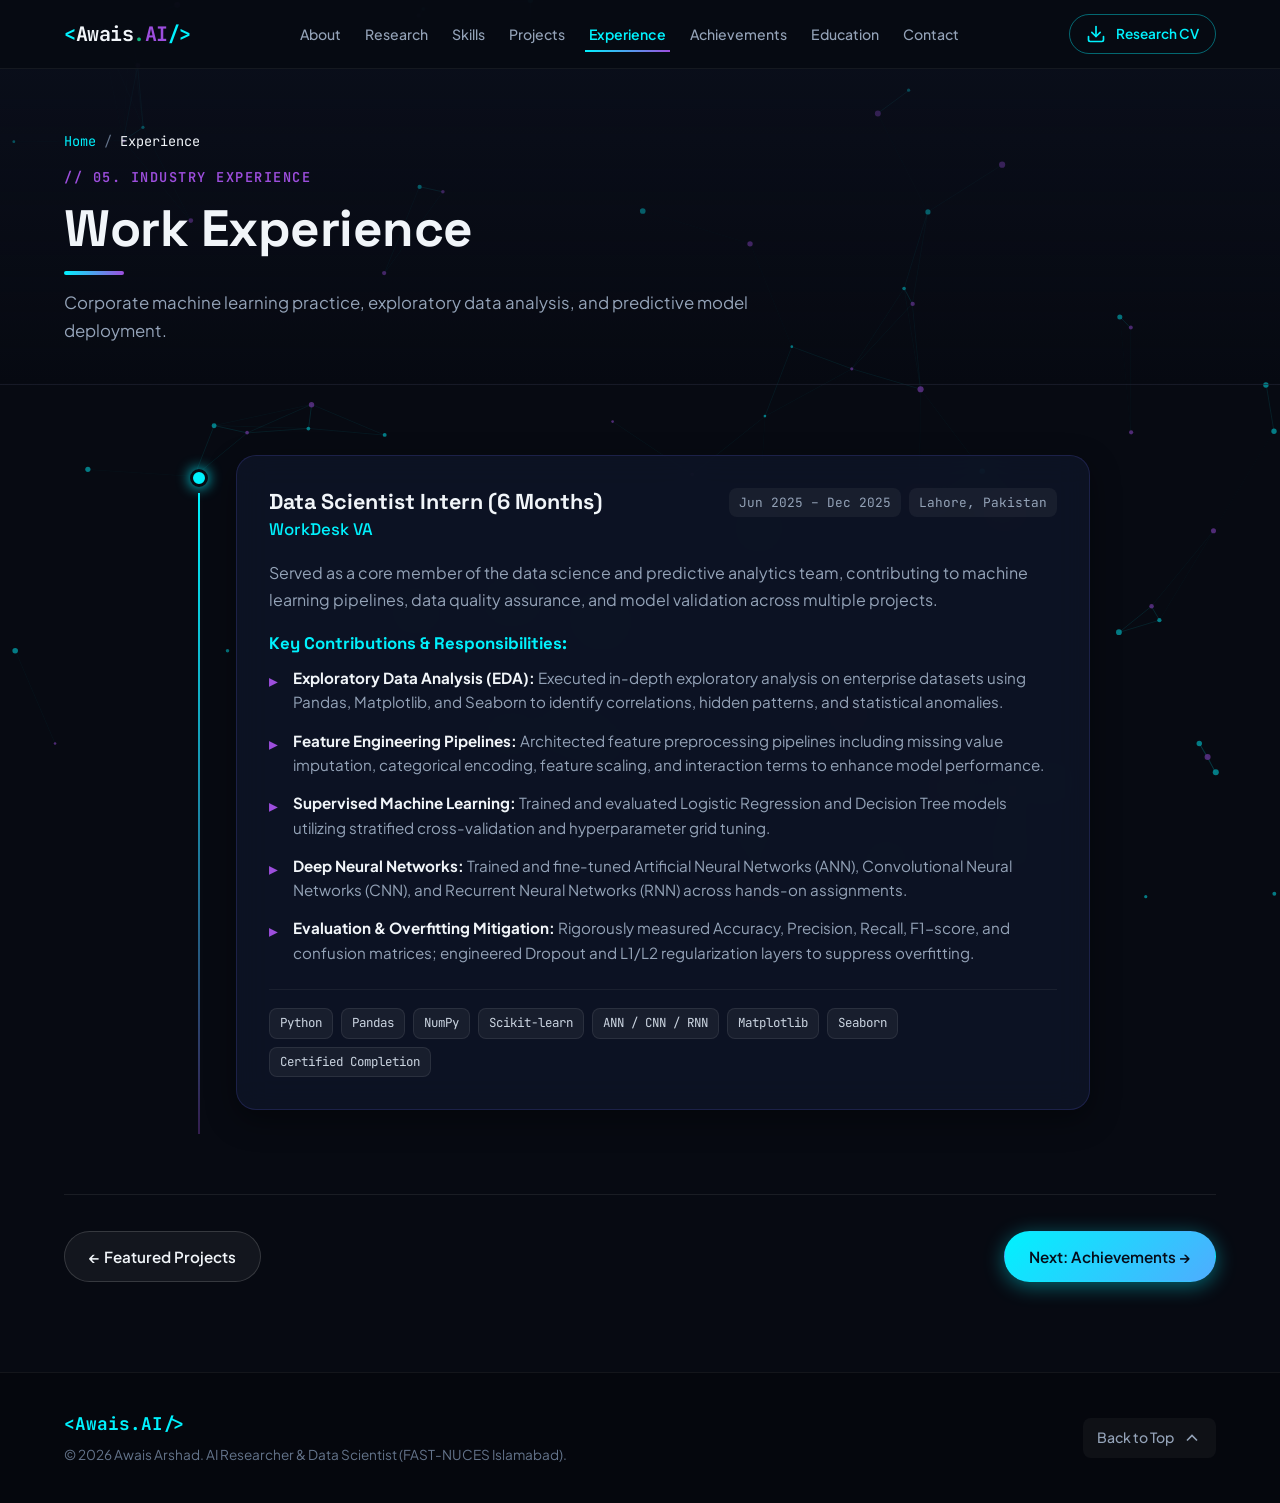
<file: experience.html>
<!DOCTYPE html>
<html lang="en">
<head>
  <meta charset="UTF-8" />
  <meta name="viewport" content="width=device-width, initial-scale=1.0" />
  <title>Work Experience | Awais Arshad - AI Researcher & Data Scientist</title>
  <meta name="description" content="Corporate data science experience of Awais Arshad, including 6-month Data Scientist internship at WorkDesk VA Lahore." />
  <link rel="preconnect" href="https://fonts.googleapis.com" />
  <link rel="preconnect" href="https://fonts.gstatic.com" crossorigin />
  <link href="https://fonts.googleapis.com/css2?family=Plus+Jakarta+Sans:wght@300;400;500;600;700;800&family=Space+Grotesk:wght@500;700&family=JetBrains+Mono:wght@400;500&display=swap" rel="stylesheet" />
  <link rel="stylesheet" href="style.css" />
</head>
<body class="cyber-theme">
  <!-- Interactive Particle Background -->
  <canvas id="neural-canvas"></canvas>

  <!-- Navigation Bar -->
  <header class="site-header" id="navbar">
    <div class="nav-container">
      <a href="index.html" class="brand-logo" aria-label="Awais Arshad Home">
        <span class="logo-bracket">&lt;</span><span class="logo-text">Awais</span><span class="logo-dot">.</span><span class="logo-accent">AI</span><span class="logo-bracket">/&gt;</span>
      </a>

      <nav class="nav-links" id="nav-menu">
        <a href="about.html" class="nav-item">About</a>
        <a href="research.html" class="nav-item">Research</a>
        <a href="skills.html" class="nav-item">Skills</a>
        <a href="projects.html" class="nav-item">Projects</a>
        <a href="experience.html" class="nav-item active">Experience</a>
        <a href="achievements.html" class="nav-item">Achievements</a>
        <a href="education.html" class="nav-item">Education</a>
        <a href="contact.html" class="nav-item">Contact</a>
      </nav>

      <div class="nav-actions">
        <a href="Awais_Arshad_Reseach_Cv.pdf" class="btn btn-outline btn-sm" target="_blank" download="Awais_Arshad_Reseach_Cv.pdf">
          <svg class="icon" viewBox="0 0 24 24" fill="none" stroke="currentColor" stroke-width="2" stroke-linecap="round" stroke-linejoin="round">
            <path d="M21 15v4a2 2 0 0 1-2 2H5a2 2 0 0 1-2-2v-4"></path>
            <polyline points="7 10 12 15 17 10"></polyline>
            <line x1="12" y1="15" x2="12" y2="3"></line>
          </svg>
          <span>Research CV</span>
        </a>
        <button class="mobile-toggle" id="mobile-toggle" aria-label="Toggle navigation menu">
          <span></span>
          <span></span>
          <span></span>
        </button>
      </div>
    </div>
  </header>

  <main class="page-main">
    <section class="page-hero">
      <div class="container">
        <div class="breadcrumb">
          <a href="index.html">Home</a> <span class="bc-sep">/</span> <span class="bc-current">Experience</span>
        </div>
        <span class="section-tag">// 05. INDUSTRY EXPERIENCE</span>
        <h1 class="page-title">Work Experience</h1>
        <div class="title-bar"></div>
        <p class="page-subtitle">Corporate machine learning practice, exploratory data analysis, and predictive model deployment.</p>
      </div>
    </section>

    <section class="section">
      <div class="container">
        <div class="timeline">
          <div class="timeline-item">
            <div class="timeline-marker">
              <span class="marker-dot"></span>
              <span class="marker-line"></span>
            </div>
            <div class="timeline-content glass-panel">
              <div class="timeline-header">
                <div>
                  <h2 class="role-title">Data Scientist Intern (6 Months)</h2>
                  <h3 class="company-name">WorkDesk VA</h3>
                </div>
                <div class="meta-tag-group">
                  <span class="timeline-date">Jun 2025 – Dec 2025</span>
                  <span class="timeline-location">Lahore, Pakistan</span>
                </div>
              </div>

              <p class="timeline-lead" style="color: var(--text-muted); margin-bottom: 20px;">
                Served as a core member of the data science and predictive analytics team, contributing to machine learning pipelines, data quality assurance, and model validation across multiple projects.
              </p>

              <h4 style="color: var(--accent-cyan); font-size: 1.05rem; margin-bottom: 12px;">Key Contributions & Responsibilities:</h4>
              <ul class="achievement-list">
                <li>
                  <strong>Exploratory Data Analysis (EDA):</strong> Executed in-depth exploratory analysis on enterprise datasets using Pandas, Matplotlib, and Seaborn to identify correlations, hidden patterns, and statistical anomalies.
                </li>
                <li>
                  <strong>Feature Engineering Pipelines:</strong> Architected feature preprocessing pipelines including missing value imputation, categorical encoding, feature scaling, and interaction terms to enhance model performance.
                </li>
                <li>
                  <strong>Supervised Machine Learning:</strong> Trained and evaluated Logistic Regression and Decision Tree models utilizing stratified cross-validation and hyperparameter grid tuning.
                </li>
                <li>
                  <strong>Deep Neural Networks:</strong> Trained and fine-tuned Artificial Neural Networks (ANN), Convolutional Neural Networks (CNN), and Recurrent Neural Networks (RNN) across hands-on assignments.
                </li>
                <li>
                  <strong>Evaluation & Overfitting Mitigation:</strong> Rigorously measured Accuracy, Precision, Recall, F1-score, and confusion matrices; engineered Dropout and L1/L2 regularization layers to suppress overfitting.
                </li>
              </ul>

              <div class="tech-stack-row">
                <span class="tech-tag">Python</span>
                <span class="tech-tag">Pandas</span>
                <span class="tech-tag">NumPy</span>
                <span class="tech-tag">Scikit-learn</span>
                <span class="tech-tag">ANN / CNN / RNN</span>
                <span class="tech-tag">Matplotlib</span>
                <span class="tech-tag">Seaborn</span>
                <span class="tech-tag">Certified Completion</span>
              </div>
            </div>
          </div>
        </div>

        <!-- Page Navigation Buttons -->
        <div class="page-pagination">
          <a href="projects.html" class="btn btn-secondary">
            <span>← Featured Projects</span>
          </a>
          <a href="achievements.html" class="btn btn-primary">
            <span>Next: Achievements →</span>
          </a>
        </div>
      </div>
    </section>
  </main>

  <!-- Footer -->
  <footer class="site-footer">
    <div class="container footer-content">
      <div class="footer-left">
        <span class="footer-logo">&lt;Awais.AI/&gt;</span>
        <p>© 2026 Awais Arshad. AI Researcher & Data Scientist (FAST-NUCES Islamabad).</p>
      </div>
      <div class="footer-right">
        <a href="#navbar" class="back-to-top" aria-label="Back to top">
          <span>Back to Top</span>
          <svg class="icon" viewBox="0 0 24 24" fill="none" stroke="currentColor" stroke-width="2"><path d="M18 15l-6-6-6 6"/></svg>
        </a>
      </div>
    </div>
  </footer>

  <script src="script.js"></script>
</body>
</html>
</file>
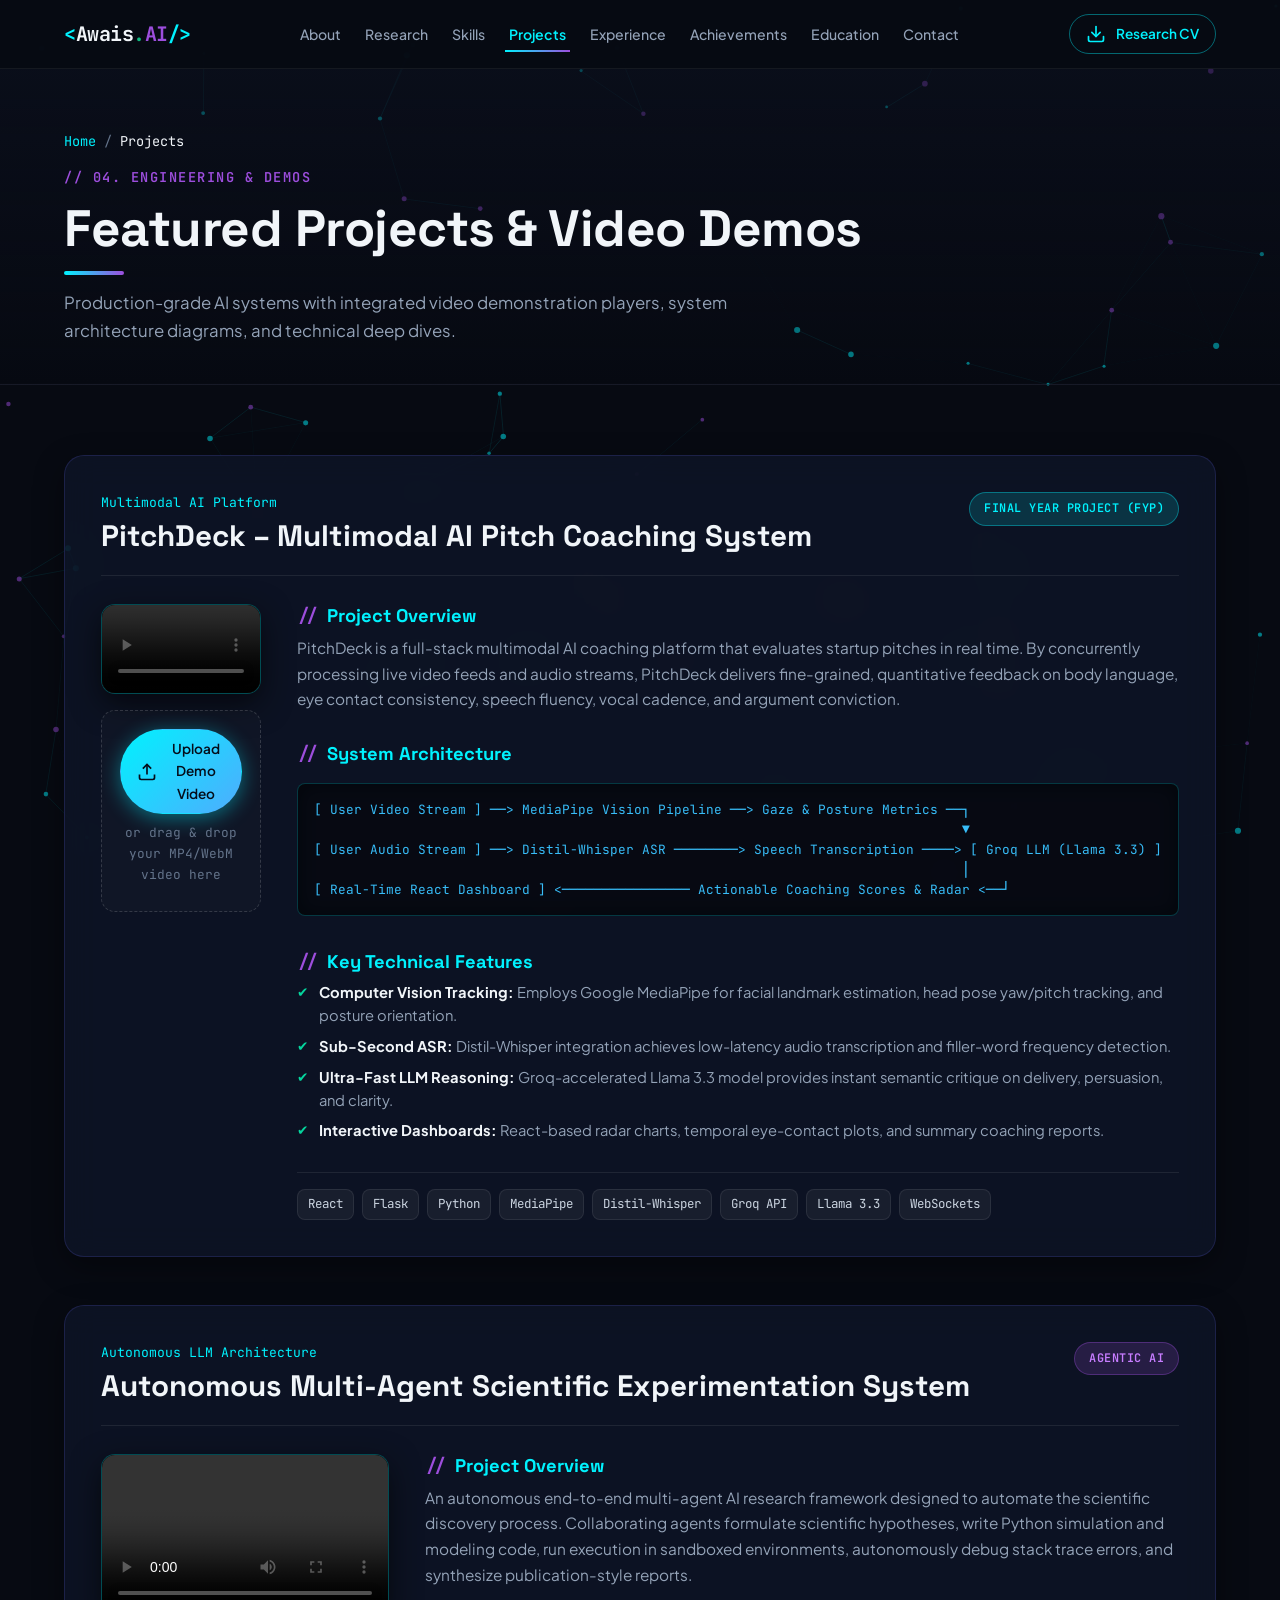
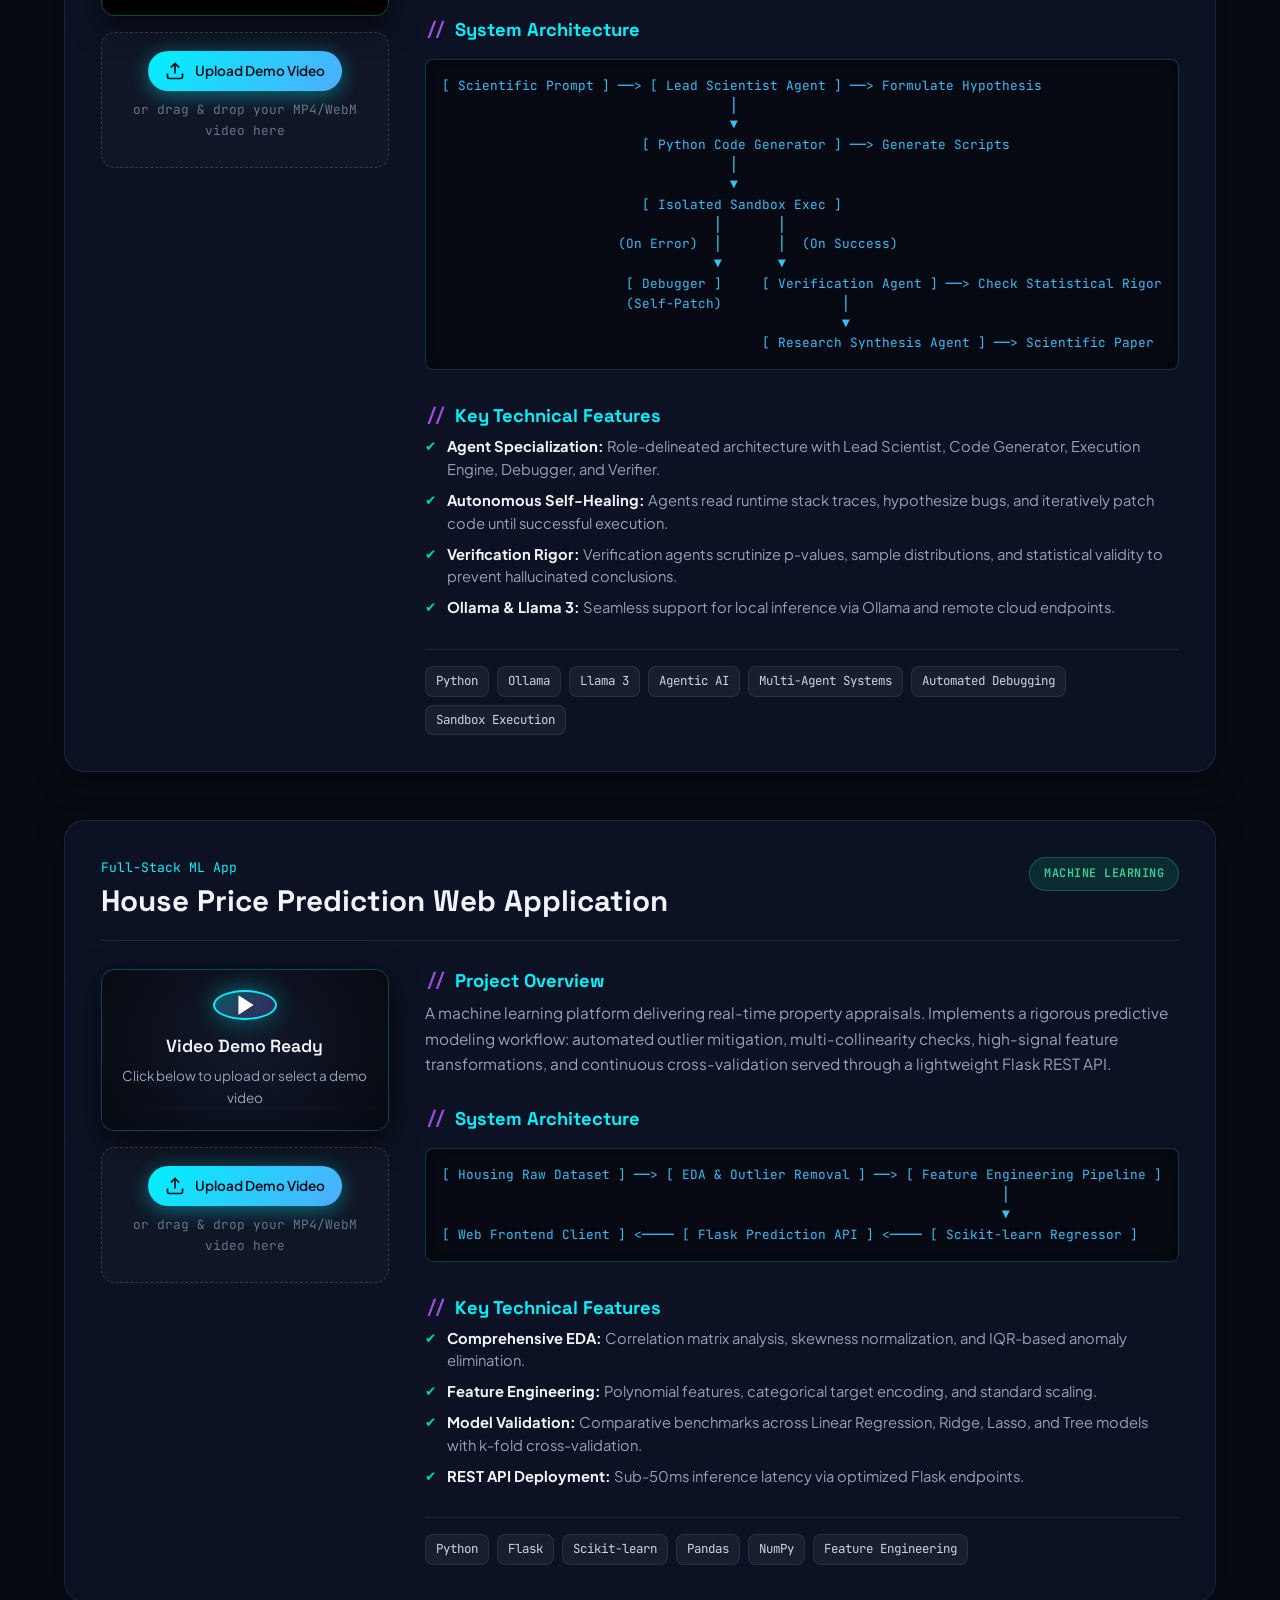
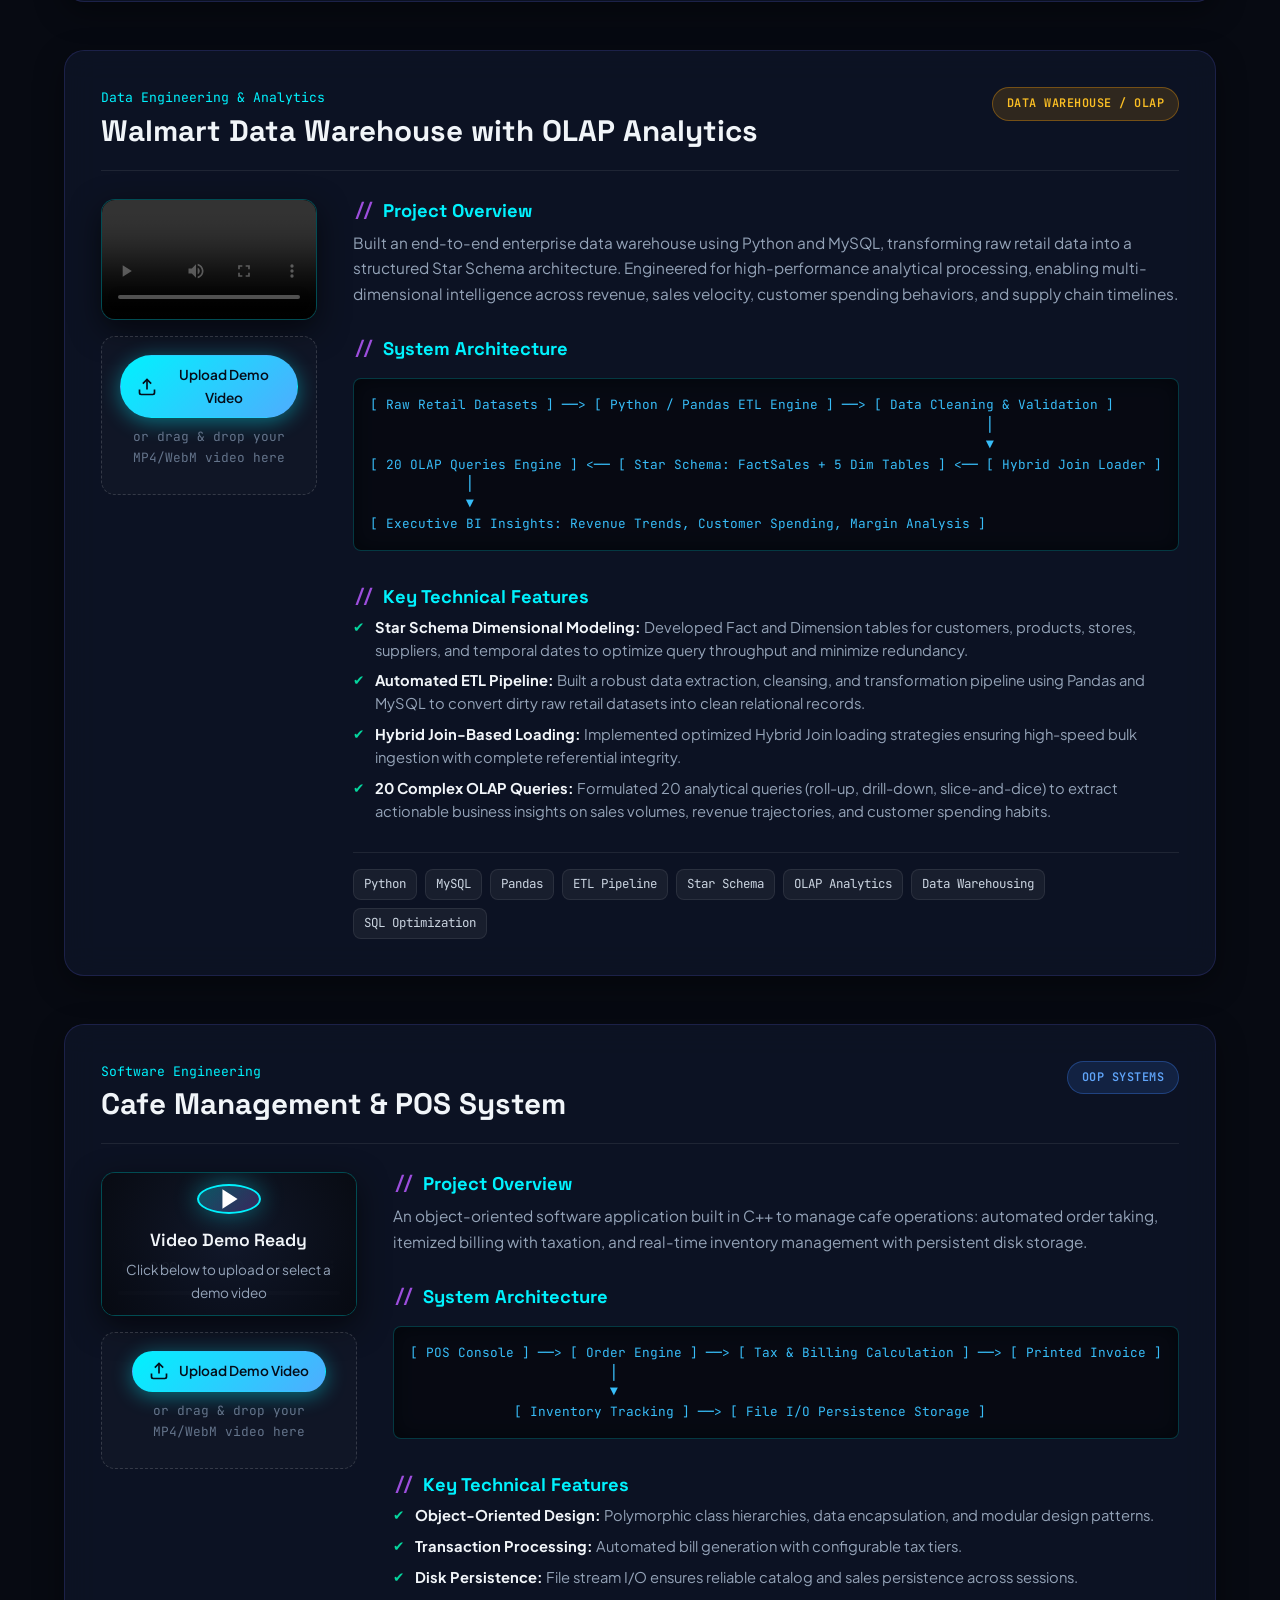
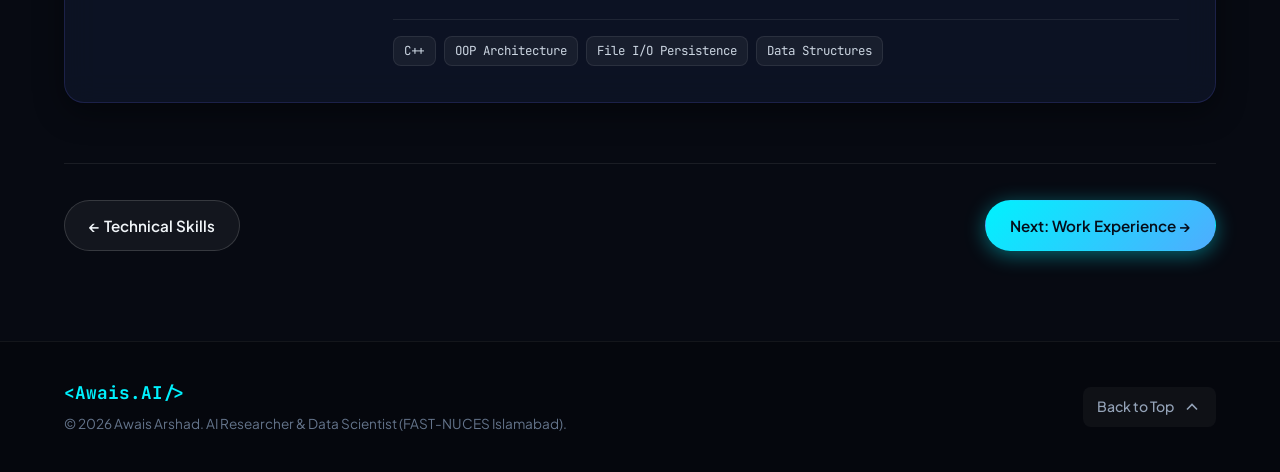
<file: projects.html>
<!DOCTYPE html>
<html lang="en">
<head>
  <meta charset="UTF-8" />
  <meta name="viewport" content="width=device-width, initial-scale=1.0" />
  <title>Featured Projects & Video Demos | Awais Arshad - AI Researcher & Data Scientist</title>
  <meta name="description" content="Explore AI and Machine Learning engineering projects by Awais Arshad with interactive video demos, system architectures, and technical specifications." />
  <link rel="preconnect" href="https://fonts.googleapis.com" />
  <link rel="preconnect" href="https://fonts.gstatic.com" crossorigin />
  <link href="https://fonts.googleapis.com/css2?family=Plus+Jakarta+Sans:wght@300;400;500;600;700;800&family=Space+Grotesk:wght@500;700&family=JetBrains+Mono:wght@400;500&display=swap" rel="stylesheet" />
  <link rel="stylesheet" href="style.css" />
</head>
<body class="cyber-theme">
  <!-- Interactive Particle Background -->
  <canvas id="neural-canvas"></canvas>

  <!-- Navigation Bar -->
  <header class="site-header" id="navbar">
    <div class="nav-container">
      <a href="index.html" class="brand-logo" aria-label="Awais Arshad Home">
        <span class="logo-bracket">&lt;</span><span class="logo-text">Awais</span><span class="logo-dot">.</span><span class="logo-accent">AI</span><span class="logo-bracket">/&gt;</span>
      </a>

      <nav class="nav-links" id="nav-menu">
        <a href="about.html" class="nav-item">About</a>
        <a href="research.html" class="nav-item">Research</a>
        <a href="skills.html" class="nav-item">Skills</a>
        <a href="projects.html" class="nav-item active">Projects</a>
        <a href="experience.html" class="nav-item">Experience</a>
        <a href="achievements.html" class="nav-item">Achievements</a>
        <a href="education.html" class="nav-item">Education</a>
        <a href="contact.html" class="nav-item">Contact</a>
      </nav>

      <div class="nav-actions">
        <a href="Awais_Arshad_Reseach_Cv.pdf" class="btn btn-outline btn-sm" target="_blank" download="Awais_Arshad_Reseach_Cv.pdf">
          <svg class="icon" viewBox="0 0 24 24" fill="none" stroke="currentColor" stroke-width="2" stroke-linecap="round" stroke-linejoin="round">
            <path d="M21 15v4a2 2 0 0 1-2 2H5a2 2 0 0 1-2-2v-4"></path>
            <polyline points="7 10 12 15 17 10"></polyline>
            <line x1="12" y1="15" x2="12" y2="3"></line>
          </svg>
          <span>Research CV</span>
        </a>
        <button class="mobile-toggle" id="mobile-toggle" aria-label="Toggle navigation menu">
          <span></span>
          <span></span>
          <span></span>
        </button>
      </div>
    </div>
  </header>

  <main class="page-main">
    <section class="page-hero">
      <div class="container">
        <div class="breadcrumb">
          <a href="index.html">Home</a> <span class="bc-sep">/</span> <span class="bc-current">Projects</span>
        </div>
        <span class="section-tag">// 04. ENGINEERING & DEMOS</span>
        <h1 class="page-title">Featured Projects & Video Demos</h1>
        <div class="title-bar"></div>
        <p class="page-subtitle">Production-grade AI systems with integrated video demonstration players, system architecture diagrams, and technical deep dives.</p>
      </div>
    </section>

    <section class="section">
      <div class="container">
        <div class="projects-showcase-list">

          <!-- PROJECT 1: PitchDeck -->
          <article class="project-showcase-panel glass-panel" id="project-pitchdeck">
            <div class="showcase-header">
              <div>
                <span class="project-category">Multimodal AI Platform</span>
                <h2 class="showcase-title">PitchDeck – Multimodal AI Pitch Coaching System</h2>
              </div>
              <span class="card-badge featured-badge">Final Year Project (FYP)</span>
            </div>

            <div class="showcase-grid">
              <!-- Left Column: Video Demo & Uploader -->
              <div class="project-demo-hub">
                <div class="demo-player-wrapper">
                  <video id="video-pitchdeck" class="demo-video" controls playsinline preload="metadata" src="PitchDeck.mp4">
                    Your browser does not support the video tag.
                  </video>
                  <div class="video-placeholder" id="placeholder-pitchdeck" style="display:none;">
                    <div class="play-icon-glow">
                      <svg class="icon-play" viewBox="0 0 24 24" fill="currentColor">
                        <polygon points="5 3 19 12 5 21 5 3"></polygon>
                      </svg>
                    </div>
                    <span class="placeholder-text">Video Demo Ready</span>
                    <span class="placeholder-sub">Click below to upload or select a demo video</span>
                  </div>
                </div>

                <!-- Video Upload Controls -->
                <div class="video-upload-area" id="dropzone-pitchdeck" data-target="pitchdeck">
                  <input type="file" id="file-pitchdeck" class="video-file-input" accept="video/mp4,video/webm,video/ogg,video/quicktime" data-target="pitchdeck" />
                  <div class="upload-controls-content">
                    <label for="file-pitchdeck" class="btn btn-primary btn-sm upload-btn">
                      <svg class="icon" viewBox="0 0 24 24" fill="none" stroke="currentColor" stroke-width="2">
                        <path d="M21 15v4a2 2 0 0 1-2 2H5a2 2 0 0 1-2-2v-4"></path>
                        <polyline points="17 8 12 3 7 8"></polyline>
                        <line x1="12" y1="3" x2="12" y2="15"></line>
                      </svg>
                      <span>Upload Demo Video</span>
                    </label>
                    <span class="drop-hint">or drag & drop your MP4/WebM video here</span>
                  </div>
                  <div class="loaded-file-indicator" id="status-pitchdeck"></div>
                </div>
              </div>

              <!-- Right Column: Project Details -->
              <div class="project-details-pane">
                <h3 class="pane-heading">Project Overview</h3>
                <p class="pane-text">
                  PitchDeck is a full-stack multimodal AI coaching platform that evaluates startup pitches in real time. 
                  By concurrently processing live video feeds and audio streams, PitchDeck delivers fine-grained, quantitative feedback 
                  on body language, eye contact consistency, speech fluency, vocal cadence, and argument conviction.
                </p>

                <h3 class="pane-heading">System Architecture</h3>
                <pre class="architecture-diagram">[ User Video Stream ] ──> MediaPipe Vision Pipeline ──> Gaze & Posture Metrics ──┐
                                                                                 ▼
[ User Audio Stream ] ──> Distil-Whisper ASR ────────> Speech Transcription ────> [ Groq LLM (Llama 3.3) ]
                                                                                 │
[ Real-Time React Dashboard ] <──────────────── Actionable Coaching Scores & Radar <──┘</pre>

                <h3 class="pane-heading">Key Technical Features</h3>
                <ul class="pane-checklist">
                  <li><strong>Computer Vision Tracking:</strong> Employs Google MediaPipe for facial landmark estimation, head pose yaw/pitch tracking, and posture orientation.</li>
                  <li><strong>Sub-Second ASR:</strong> Distil-Whisper integration achieves low-latency audio transcription and filler-word frequency detection.</li>
                  <li><strong>Ultra-Fast LLM Reasoning:</strong> Groq-accelerated Llama 3.3 model provides instant semantic critique on delivery, persuasion, and clarity.</li>
                  <li><strong>Interactive Dashboards:</strong> React-based radar charts, temporal eye-contact plots, and summary coaching reports.</li>
                </ul>

                <div class="pane-tags">
                  <span class="tech-tag">React</span>
                  <span class="tech-tag">Flask</span>
                  <span class="tech-tag">Python</span>
                  <span class="tech-tag">MediaPipe</span>
                  <span class="tech-tag">Distil-Whisper</span>
                  <span class="tech-tag">Groq API</span>
                  <span class="tech-tag">Llama 3.3</span>
                  <span class="tech-tag">WebSockets</span>
                </div>
              </div>
            </div>
          </article>

          <!-- PROJECT 2: Multi-Agent System -->
          <article class="project-showcase-panel glass-panel" id="project-multiagent">
            <div class="showcase-header">
              <div>
                <span class="project-category">Autonomous LLM Architecture</span>
                <h2 class="showcase-title">Autonomous Multi-Agent Scientific Experimentation System</h2>
              </div>
              <span class="card-badge ai-badge">Agentic AI</span>
            </div>

            <div class="showcase-grid">
              <!-- Left Column: Video Demo & Uploader -->
              <div class="project-demo-hub">
                <div class="demo-player-wrapper">
                  <video id="video-multiagent" class="demo-video" controls playsinline preload="metadata" src="LLM Multi Agentic System.webm">
                    Your browser does not support the video tag.
                  </video>
                  <div class="video-placeholder" id="placeholder-multiagent" style="display:none;">
                    <div class="play-icon-glow">
                      <svg class="icon-play" viewBox="0 0 24 24" fill="currentColor">
                        <polygon points="5 3 19 12 5 21 5 3"></polygon>
                      </svg>
                    </div>
                    <span class="placeholder-text">Video Demo Ready</span>
                    <span class="placeholder-sub">Click below to upload or select a demo video</span>
                  </div>
                </div>

                <div class="video-upload-area" id="dropzone-multiagent" data-target="multiagent">
                  <input type="file" id="file-multiagent" class="video-file-input" accept="video/mp4,video/webm,video/ogg,video/quicktime" data-target="multiagent" />
                  <div class="upload-controls-content">
                    <label for="file-multiagent" class="btn btn-primary btn-sm upload-btn">
                      <svg class="icon" viewBox="0 0 24 24" fill="none" stroke="currentColor" stroke-width="2">
                        <path d="M21 15v4a2 2 0 0 1-2 2H5a2 2 0 0 1-2-2v-4"></path>
                        <polyline points="17 8 12 3 7 8"></polyline>
                        <line x1="12" y1="3" x2="12" y2="15"></line>
                      </svg>
                      <span>Upload Demo Video</span>
                    </label>
                    <span class="drop-hint">or drag & drop your MP4/WebM video here</span>
                  </div>
                  <div class="loaded-file-indicator" id="status-multiagent"></div>
                </div>
              </div>

              <!-- Right Column: Project Details -->
              <div class="project-details-pane">
                <h3 class="pane-heading">Project Overview</h3>
                <p class="pane-text">
                  An autonomous end-to-end multi-agent AI research framework designed to automate the scientific discovery process. 
                  Collaborating agents formulate scientific hypotheses, write Python simulation and modeling code, run execution in sandboxed environments, 
                  autonomously debug stack trace errors, and synthesize publication-style reports.
                </p>

                <h3 class="pane-heading">System Architecture</h3>
                <pre class="architecture-diagram">[ Scientific Prompt ] ──> [ Lead Scientist Agent ] ──> Formulate Hypothesis
                                    │
                                    ▼
                         [ Python Code Generator ] ──> Generate Scripts
                                    │
                                    ▼
                         [ Isolated Sandbox Exec ]
                                  │       │
                      (On Error)  │       │  (On Success)
                                  ▼       ▼
                       [ Debugger ]     [ Verification Agent ] ──> Check Statistical Rigor
                       (Self-Patch)               │
                                                  ▼
                                        [ Research Synthesis Agent ] ──> Scientific Paper</pre>

                <h3 class="pane-heading">Key Technical Features</h3>
                <ul class="pane-checklist">
                  <li><strong>Agent Specialization:</strong> Role-delineated architecture with Lead Scientist, Code Generator, Execution Engine, Debugger, and Verifier.</li>
                  <li><strong>Autonomous Self-Healing:</strong> Agents read runtime stack traces, hypothesize bugs, and iteratively patch code until successful execution.</li>
                  <li><strong>Verification Rigor:</strong> Verification agents scrutinize p-values, sample distributions, and statistical validity to prevent hallucinated conclusions.</li>
                  <li><strong>Ollama & Llama 3:</strong> Seamless support for local inference via Ollama and remote cloud endpoints.</li>
                </ul>

                <div class="pane-tags">
                  <span class="tech-tag">Python</span>
                  <span class="tech-tag">Ollama</span>
                  <span class="tech-tag">Llama 3</span>
                  <span class="tech-tag">Agentic AI</span>
                  <span class="tech-tag">Multi-Agent Systems</span>
                  <span class="tech-tag">Automated Debugging</span>
                  <span class="tech-tag">Sandbox Execution</span>
                </div>
              </div>
            </div>
          </article>

          <!-- PROJECT 3: House Price Prediction -->
          <article class="project-showcase-panel glass-panel" id="project-houseprice">
            <div class="showcase-header">
              <div>
                <span class="project-category">Full-Stack ML App</span>
                <h2 class="showcase-title">House Price Prediction Web Application</h2>
              </div>
              <span class="card-badge ml-badge">Machine Learning</span>
            </div>

            <div class="showcase-grid">
              <!-- Left Column: Video Demo & Uploader -->
              <div class="project-demo-hub">
                <div class="demo-player-wrapper">
                  <video id="video-houseprice" class="demo-video" controls playsinline preload="metadata">
                    Your browser does not support the video tag.
                  </video>
                  <div class="video-placeholder" id="placeholder-houseprice">
                    <div class="play-icon-glow">
                      <svg class="icon-play" viewBox="0 0 24 24" fill="currentColor">
                        <polygon points="5 3 19 12 5 21 5 3"></polygon>
                      </svg>
                    </div>
                    <span class="placeholder-text">Video Demo Ready</span>
                    <span class="placeholder-sub">Click below to upload or select a demo video</span>
                  </div>
                </div>

                <div class="video-upload-area" id="dropzone-houseprice" data-target="houseprice">
                  <input type="file" id="file-houseprice" class="video-file-input" accept="video/mp4,video/webm,video/ogg,video/quicktime" data-target="houseprice" />
                  <div class="upload-controls-content">
                    <label for="file-houseprice" class="btn btn-primary btn-sm upload-btn">
                      <svg class="icon" viewBox="0 0 24 24" fill="none" stroke="currentColor" stroke-width="2">
                        <path d="M21 15v4a2 2 0 0 1-2 2H5a2 2 0 0 1-2-2v-4"></path>
                        <polyline points="17 8 12 3 7 8"></polyline>
                        <line x1="12" y1="3" x2="12" y2="15"></line>
                      </svg>
                      <span>Upload Demo Video</span>
                    </label>
                    <span class="drop-hint">or drag & drop your MP4/WebM video here</span>
                  </div>
                  <div class="loaded-file-indicator" id="status-houseprice"></div>
                </div>
              </div>

              <!-- Right Column: Project Details -->
              <div class="project-details-pane">
                <h3 class="pane-heading">Project Overview</h3>
                <p class="pane-text">
                  A machine learning platform delivering real-time property appraisals. Implements a rigorous predictive modeling workflow: 
                  automated outlier mitigation, multi-collinearity checks, high-signal feature transformations, and continuous cross-validation 
                  served through a lightweight Flask REST API.
                </p>

                <h3 class="pane-heading">System Architecture</h3>
                <pre class="architecture-diagram">[ Housing Raw Dataset ] ──> [ EDA & Outlier Removal ] ──> [ Feature Engineering Pipeline ]
                                                                      │
                                                                      ▼
[ Web Frontend Client ] <──── [ Flask Prediction API ] <──── [ Scikit-learn Regressor ]</pre>

                <h3 class="pane-heading">Key Technical Features</h3>
                <ul class="pane-checklist">
                  <li><strong>Comprehensive EDA:</strong> Correlation matrix analysis, skewness normalization, and IQR-based anomaly elimination.</li>
                  <li><strong>Feature Engineering:</strong> Polynomial features, categorical target encoding, and standard scaling.</li>
                  <li><strong>Model Validation:</strong> Comparative benchmarks across Linear Regression, Ridge, Lasso, and Tree models with k-fold cross-validation.</li>
                  <li><strong>REST API Deployment:</strong> Sub-50ms inference latency via optimized Flask endpoints.</li>
                </ul>

                <div class="pane-tags">
                  <span class="tech-tag">Python</span>
                  <span class="tech-tag">Flask</span>
                  <span class="tech-tag">Scikit-learn</span>
                  <span class="tech-tag">Pandas</span>
                  <span class="tech-tag">NumPy</span>
                  <span class="tech-tag">Feature Engineering</span>
                </div>
              </div>
            </div>
          </article>

          <!-- PROJECT 4: Walmart Data Warehouse with OLAP Analytics -->
          <article class="project-showcase-panel glass-panel" id="project-walmart-dwh">
            <div class="showcase-header">
              <div>
                <span class="project-category">Data Engineering & Analytics</span>
                <h2 class="showcase-title">Walmart Data Warehouse with OLAP Analytics</h2>
              </div>
              <span class="card-badge ds-badge">Data Warehouse / OLAP</span>
            </div>

            <div class="showcase-grid">
              <!-- Left Column: Video Demo & Uploader -->
              <div class="project-demo-hub">
                <div class="demo-player-wrapper">
                  <video id="video-walmart-dwh" class="demo-video" controls playsinline preload="metadata" src="Data Warehouse.mp4">
                    Your browser does not support the video tag.
                  </video>
                  <div class="video-placeholder" id="placeholder-walmart-dwh" style="display:none;">
                    <div class="play-icon-glow">
                      <svg class="icon-play" viewBox="0 0 24 24" fill="currentColor">
                        <polygon points="5 3 19 12 5 21 5 3"></polygon>
                      </svg>
                    </div>
                    <span class="placeholder-text">Video Demo Ready</span>
                    <span class="placeholder-sub">Click below to upload or select a demo video</span>
                  </div>
                </div>

                <div class="video-upload-area" id="dropzone-walmart-dwh" data-target="walmart-dwh">
                  <input type="file" id="file-walmart-dwh" class="video-file-input" accept="video/mp4,video/webm,video/ogg,video/quicktime" data-target="walmart-dwh" />
                  <div class="upload-controls-content">
                    <label for="file-walmart-dwh" class="btn btn-primary btn-sm upload-btn">
                      <svg class="icon" viewBox="0 0 24 24" fill="none" stroke="currentColor" stroke-width="2">
                        <path d="M21 15v4a2 2 0 0 1-2 2H5a2 2 0 0 1-2-2v-4"></path>
                        <polyline points="17 8 12 3 7 8"></polyline>
                        <line x1="12" y1="3" x2="12" y2="15"></line>
                      </svg>
                      <span>Upload Demo Video</span>
                    </label>
                    <span class="drop-hint">or drag & drop your MP4/WebM video here</span>
                  </div>
                  <div class="loaded-file-indicator" id="status-walmart-dwh"></div>
                </div>
              </div>

              <!-- Right Column: Project Details -->
              <div class="project-details-pane">
                <h3 class="pane-heading">Project Overview</h3>
                <p class="pane-text">
                  Built an end-to-end enterprise data warehouse using Python and MySQL, transforming raw retail data into a structured 
                  Star Schema architecture. Engineered for high-performance analytical processing, enabling multi-dimensional intelligence 
                  across revenue, sales velocity, customer spending behaviors, and supply chain timelines.
                </p>

                <h3 class="pane-heading">System Architecture</h3>
                <pre class="architecture-diagram">[ Raw Retail Datasets ] ──> [ Python / Pandas ETL Engine ] ──> [ Data Cleaning & Validation ]
                                                                             │
                                                                             ▼
[ 20 OLAP Queries Engine ] <── [ Star Schema: FactSales + 5 Dim Tables ] <── [ Hybrid Join Loader ]
            │
            ▼
[ Executive BI Insights: Revenue Trends, Customer Spending, Margin Analysis ]</pre>

                <h3 class="pane-heading">Key Technical Features</h3>
                <ul class="pane-checklist">
                  <li><strong>Star Schema Dimensional Modeling:</strong> Developed Fact and Dimension tables for customers, products, stores, suppliers, and temporal dates to optimize query throughput and minimize redundancy.</li>
                  <li><strong>Automated ETL Pipeline:</strong> Built a robust data extraction, cleansing, and transformation pipeline using Pandas and MySQL to convert dirty raw retail datasets into clean relational records.</li>
                  <li><strong>Hybrid Join-Based Loading:</strong> Implemented optimized Hybrid Join loading strategies ensuring high-speed bulk ingestion with complete referential integrity.</li>
                  <li><strong>20 Complex OLAP Queries:</strong> Formulated 20 analytical queries (roll-up, drill-down, slice-and-dice) to extract actionable business insights on sales volumes, revenue trajectories, and customer spending habits.</li>
                </ul>

                <div class="pane-tags">
                  <span class="tech-tag">Python</span>
                  <span class="tech-tag">MySQL</span>
                  <span class="tech-tag">Pandas</span>
                  <span class="tech-tag">ETL Pipeline</span>
                  <span class="tech-tag">Star Schema</span>
                  <span class="tech-tag">OLAP Analytics</span>
                  <span class="tech-tag">Data Warehousing</span>
                  <span class="tech-tag">SQL Optimization</span>
                </div>
              </div>
            </div>
          </article>

          <!-- PROJECT 5: Cafe Management System -->
          <article class="project-showcase-panel glass-panel" id="project-cafe">
            <div class="showcase-header">
              <div>
                <span class="project-category">Software Engineering</span>
                <h2 class="showcase-title">Cafe Management & POS System</h2>
              </div>
              <span class="card-badge oop-badge">OOP Systems</span>
            </div>

            <div class="showcase-grid">
              <!-- Left Column: Video Demo & Uploader -->
              <div class="project-demo-hub">
                <div class="demo-player-wrapper">
                  <video id="video-cafe" class="demo-video" controls playsinline preload="metadata">
                    Your browser does not support the video tag.
                  </video>
                  <div class="video-placeholder" id="placeholder-cafe">
                    <div class="play-icon-glow">
                      <svg class="icon-play" viewBox="0 0 24 24" fill="currentColor">
                        <polygon points="5 3 19 12 5 21 5 3"></polygon>
                      </svg>
                    </div>
                    <span class="placeholder-text">Video Demo Ready</span>
                    <span class="placeholder-sub">Click below to upload or select a demo video</span>
                  </div>
                </div>

                <div class="video-upload-area" id="dropzone-cafe" data-target="cafe">
                  <input type="file" id="file-cafe" class="video-file-input" accept="video/mp4,video/webm,video/ogg,video/quicktime" data-target="cafe" />
                  <div class="upload-controls-content">
                    <label for="file-cafe" class="btn btn-primary btn-sm upload-btn">
                      <svg class="icon" viewBox="0 0 24 24" fill="none" stroke="currentColor" stroke-width="2">
                        <path d="M21 15v4a2 2 0 0 1-2 2H5a2 2 0 0 1-2-2v-4"></path>
                        <polyline points="17 8 12 3 7 8"></polyline>
                        <line x1="12" y1="3" x2="12" y2="15"></line>
                      </svg>
                      <span>Upload Demo Video</span>
                    </label>
                    <span class="drop-hint">or drag & drop your MP4/WebM video here</span>
                  </div>
                  <div class="loaded-file-indicator" id="status-cafe"></div>
                </div>
              </div>

              <!-- Right Column: Project Details -->
              <div class="project-details-pane">
                <h3 class="pane-heading">Project Overview</h3>
                <p class="pane-text">
                  An object-oriented software application built in C++ to manage cafe operations: automated order taking, itemized billing with taxation, 
                  and real-time inventory management with persistent disk storage.
                </p>

                <h3 class="pane-heading">System Architecture</h3>
                <pre class="architecture-diagram">[ POS Console ] ──> [ Order Engine ] ──> [ Tax & Billing Calculation ] ──> [ Printed Invoice ]
                         │
                         ▼
             [ Inventory Tracking ] ──> [ File I/O Persistence Storage ]</pre>

                <h3 class="pane-heading">Key Technical Features</h3>
                <ul class="pane-checklist">
                  <li><strong>Object-Oriented Design:</strong> Polymorphic class hierarchies, data encapsulation, and modular design patterns.</li>
                  <li><strong>Transaction Processing:</strong> Automated bill generation with configurable tax tiers.</li>
                  <li><strong>Disk Persistence:</strong> File stream I/O ensures reliable catalog and sales persistence across sessions.</li>
                </ul>

                <div class="pane-tags">
                  <span class="tech-tag">C++</span>
                  <span class="tech-tag">OOP Architecture</span>
                  <span class="tech-tag">File I/O Persistence</span>
                  <span class="tech-tag">Data Structures</span>
                </div>
              </div>
            </div>
          </article>

        </div>

        <!-- Page Navigation Buttons -->
        <div class="page-pagination">
          <a href="skills.html" class="btn btn-secondary">
            <span>← Technical Skills</span>
          </a>
          <a href="experience.html" class="btn btn-primary">
            <span>Next: Work Experience →</span>
          </a>
        </div>
      </div>
    </section>
  </main>

  <!-- Footer -->
  <footer class="site-footer">
    <div class="container footer-content">
      <div class="footer-left">
        <span class="footer-logo">&lt;Awais.AI/&gt;</span>
        <p>© 2026 Awais Arshad. AI Researcher & Data Scientist (FAST-NUCES Islamabad).</p>
      </div>
      <div class="footer-right">
        <a href="#navbar" class="back-to-top" aria-label="Back to top">
          <span>Back to Top</span>
          <svg class="icon" viewBox="0 0 24 24" fill="none" stroke="currentColor" stroke-width="2"><path d="M18 15l-6-6-6 6"/></svg>
        </a>
      </div>
    </div>
  </footer>

  <script src="script.js"></script>
</body>
</html>
</file>
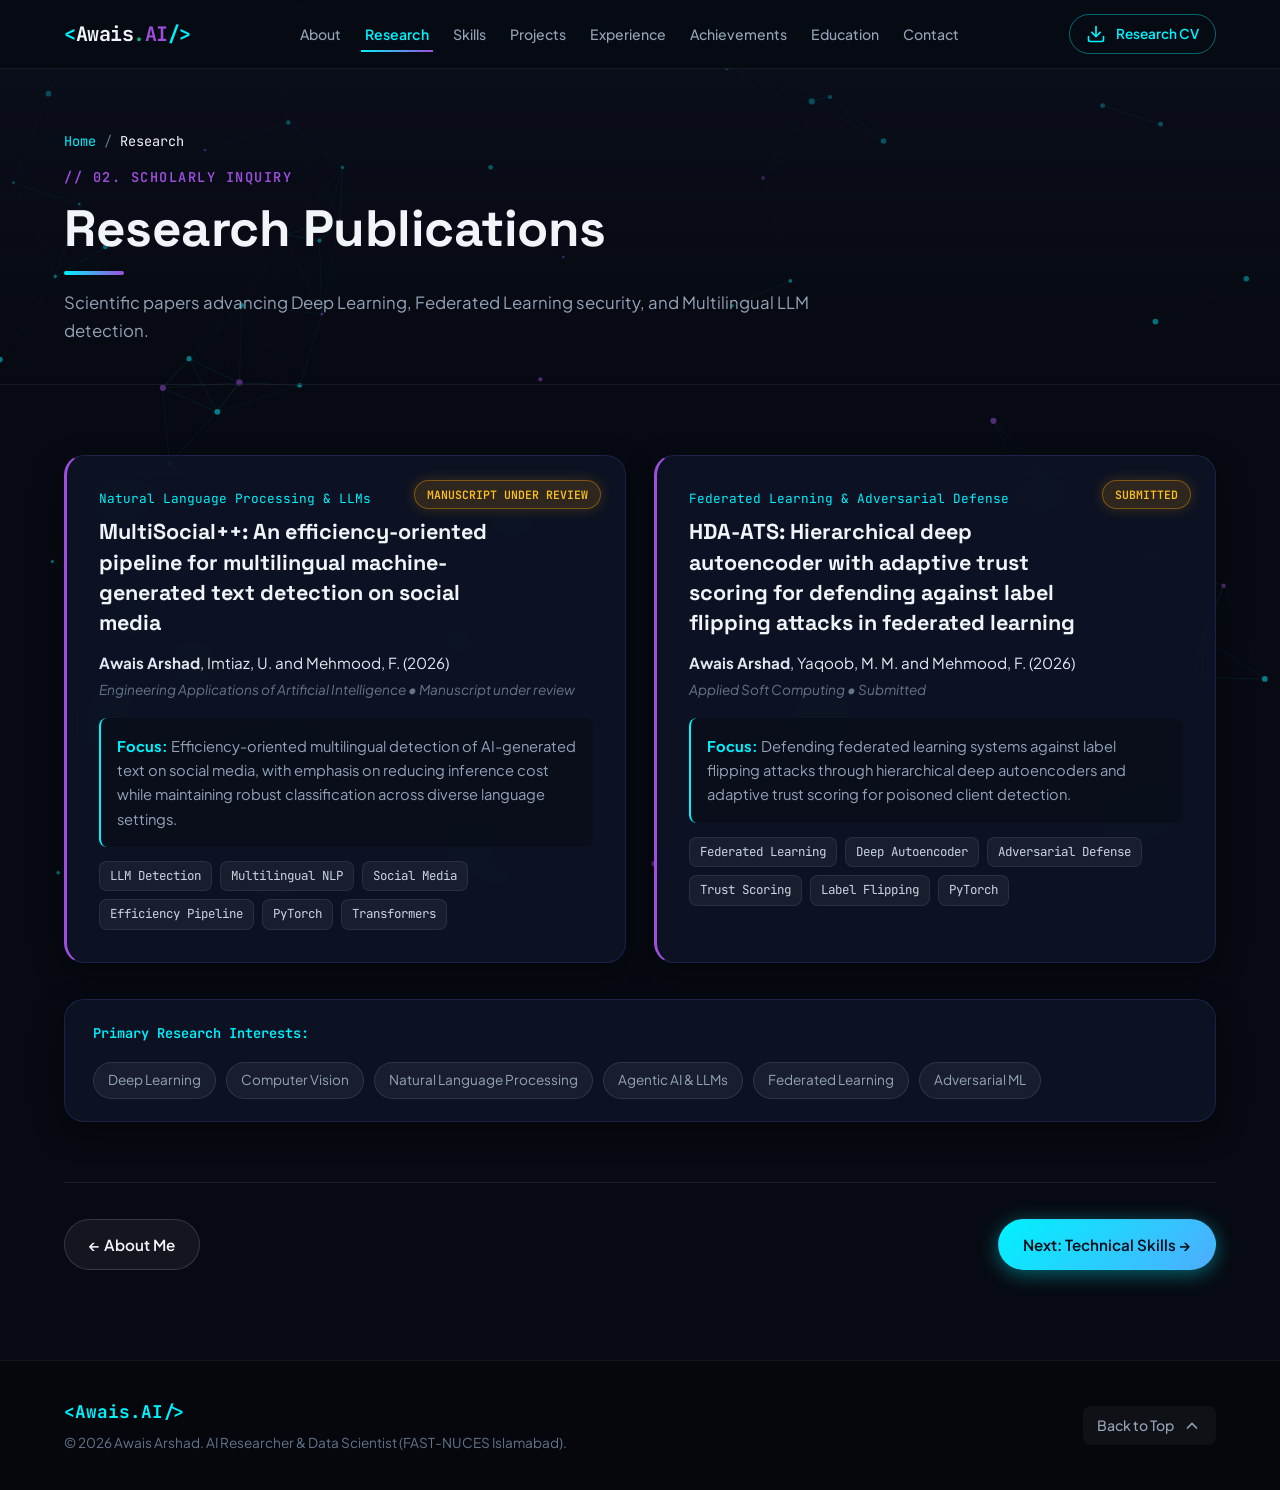
<file: research.html>
<!DOCTYPE html>
<html lang="en">
<head>
  <meta charset="UTF-8" />
  <meta name="viewport" content="width=device-width, initial-scale=1.0" />
  <title>Research Publications | Awais Arshad - AI Researcher</title>
  <meta name="description" content="Peer-reviewed scholarly research by Awais Arshad in Federated Learning Security (HDA-ATS) and Multilingual LLM Text Detection (MultiSocial++)." />
  <link rel="preconnect" href="https://fonts.googleapis.com" />
  <link rel="preconnect" href="https://fonts.gstatic.com" crossorigin />
  <link href="https://fonts.googleapis.com/css2?family=Plus+Jakarta+Sans:wght@300;400;500;600;700;800&family=Space+Grotesk:wght@500;700&family=JetBrains+Mono:wght@400;500&display=swap" rel="stylesheet" />
  <link rel="stylesheet" href="style.css" />
</head>
<body class="cyber-theme">
  <!-- Interactive Particle Background -->
  <canvas id="neural-canvas"></canvas>

  <!-- Navigation Bar -->
  <header class="site-header" id="navbar">
    <div class="nav-container">
      <a href="index.html" class="brand-logo" aria-label="Awais Arshad Home">
        <span class="logo-bracket">&lt;</span><span class="logo-text">Awais</span><span class="logo-dot">.</span><span class="logo-accent">AI</span><span class="logo-bracket">/&gt;</span>
      </a>

      <nav class="nav-links" id="nav-menu">
        <a href="about.html" class="nav-item">About</a>
        <a href="research.html" class="nav-item active">Research</a>
        <a href="skills.html" class="nav-item">Skills</a>
        <a href="projects.html" class="nav-item">Projects</a>
        <a href="experience.html" class="nav-item">Experience</a>
        <a href="achievements.html" class="nav-item">Achievements</a>
        <a href="education.html" class="nav-item">Education</a>
        <a href="contact.html" class="nav-item">Contact</a>
      </nav>

      <div class="nav-actions">
        <a href="Awais_Arshad_Reseach_Cv.pdf" class="btn btn-outline btn-sm" target="_blank" download="Awais_Arshad_Reseach_Cv.pdf">
          <svg class="icon" viewBox="0 0 24 24" fill="none" stroke="currentColor" stroke-width="2" stroke-linecap="round" stroke-linejoin="round">
            <path d="M21 15v4a2 2 0 0 1-2 2H5a2 2 0 0 1-2-2v-4"></path>
            <polyline points="7 10 12 15 17 10"></polyline>
            <line x1="12" y1="15" x2="12" y2="3"></line>
          </svg>
          <span>Research CV</span>
        </a>
        <button class="mobile-toggle" id="mobile-toggle" aria-label="Toggle navigation menu">
          <span></span>
          <span></span>
          <span></span>
        </button>
      </div>
    </div>
  </header>

  <main class="page-main">
    <section class="page-hero">
      <div class="container">
        <div class="breadcrumb">
          <a href="index.html">Home</a> <span class="bc-sep">/</span> <span class="bc-current">Research</span>
        </div>
        <span class="section-tag">// 02. SCHOLARLY INQUIRY</span>
        <h1 class="page-title">Research Publications</h1>
        <div class="title-bar"></div>
        <p class="page-subtitle">Scientific papers advancing Deep Learning, Federated Learning security, and Multilingual LLM detection.</p>
      </div>
    </section>

    <section class="section">
      <div class="container">
        <div class="research-grid">
          <!-- Paper 1: MultiSocial++ -->
          <article class="research-card glass-panel">
            <div class="research-status-badge under-review">Manuscript Under Review</div>
            <div class="research-body">
              <span class="research-domain">Natural Language Processing & LLMs</span>
              <h2 class="research-title">
                MultiSocial++: An efficiency-oriented pipeline for multilingual machine-generated text detection on social media
              </h2>
              <p class="research-authors">
                <strong>Awais Arshad</strong>, Imtiaz, U. and Mehmood, F. (2026)
              </p>
              <p class="research-affiliation">
                Engineering Applications of Artificial Intelligence • Manuscript under review
              </p>
              <div class="research-abstract">
                <strong>Focus:</strong> Efficiency-oriented multilingual detection of AI-generated text on social media, with emphasis on reducing inference cost while maintaining robust classification across diverse language settings.
              </div>
              <div class="research-tags">
                <span class="tech-tag">LLM Detection</span>
                <span class="tech-tag">Multilingual NLP</span>
                <span class="tech-tag">Social Media</span>
                <span class="tech-tag">Efficiency Pipeline</span>
                <span class="tech-tag">PyTorch</span>
                <span class="tech-tag">Transformers</span>
              </div>
            </div>
          </article>

          <!-- Paper 2: HDA-ATS -->
          <article class="research-card glass-panel">
            <div class="research-status-badge under-review">Submitted</div>
            <div class="research-body">
              <span class="research-domain">Federated Learning & Adversarial Defense</span>
              <h2 class="research-title">
                HDA-ATS: Hierarchical deep autoencoder with adaptive trust scoring for defending against label flipping attacks in federated learning
              </h2>
              <p class="research-authors">
                <strong>Awais Arshad</strong>, Yaqoob, M. M. and Mehmood, F. (2026)
              </p>
              <p class="research-affiliation">
                Applied Soft Computing • Submitted
              </p>
              <div class="research-abstract">
                <strong>Focus:</strong> Defending federated learning systems against label flipping attacks through hierarchical deep autoencoders and adaptive trust scoring for poisoned client detection.
              </div>
              <div class="research-tags">
                <span class="tech-tag">Federated Learning</span>
                <span class="tech-tag">Deep Autoencoder</span>
                <span class="tech-tag">Adversarial Defense</span>
                <span class="tech-tag">Trust Scoring</span>
                <span class="tech-tag">Label Flipping</span>
                <span class="tech-tag">PyTorch</span>
              </div>
            </div>
          </article>
        </div>

        <!-- Research Focus Badges -->
        <div class="research-interest-bar glass-panel" style="margin-top: 36px;">
          <span class="interest-label">Primary Research Interests:</span>
          <div class="interest-chips">
            <span class="interest-chip">Deep Learning</span>
            <span class="interest-chip">Computer Vision</span>
            <span class="interest-chip">Natural Language Processing</span>
            <span class="interest-chip">Agentic AI & LLMs</span>
            <span class="interest-chip">Federated Learning</span>
            <span class="interest-chip">Adversarial ML</span>
          </div>
        </div>

        <!-- Page Navigation Buttons -->
        <div class="page-pagination">
          <a href="about.html" class="btn btn-secondary">
            <span>← About Me</span>
          </a>
          <a href="skills.html" class="btn btn-primary">
            <span>Next: Technical Skills →</span>
          </a>
        </div>
      </div>
    </section>
  </main>

  <!-- Footer -->
  <footer class="site-footer">
    <div class="container footer-content">
      <div class="footer-left">
        <span class="footer-logo">&lt;Awais.AI/&gt;</span>
        <p>© 2026 Awais Arshad. AI Researcher & Data Scientist (FAST-NUCES Islamabad).</p>
      </div>
      <div class="footer-right">
        <a href="#navbar" class="back-to-top" aria-label="Back to top">
          <span>Back to Top</span>
          <svg class="icon" viewBox="0 0 24 24" fill="none" stroke="currentColor" stroke-width="2"><path d="M18 15l-6-6-6 6"/></svg>
        </a>
      </div>
    </div>
  </footer>

  <script src="script.js"></script>
</body>
</html>
</file>
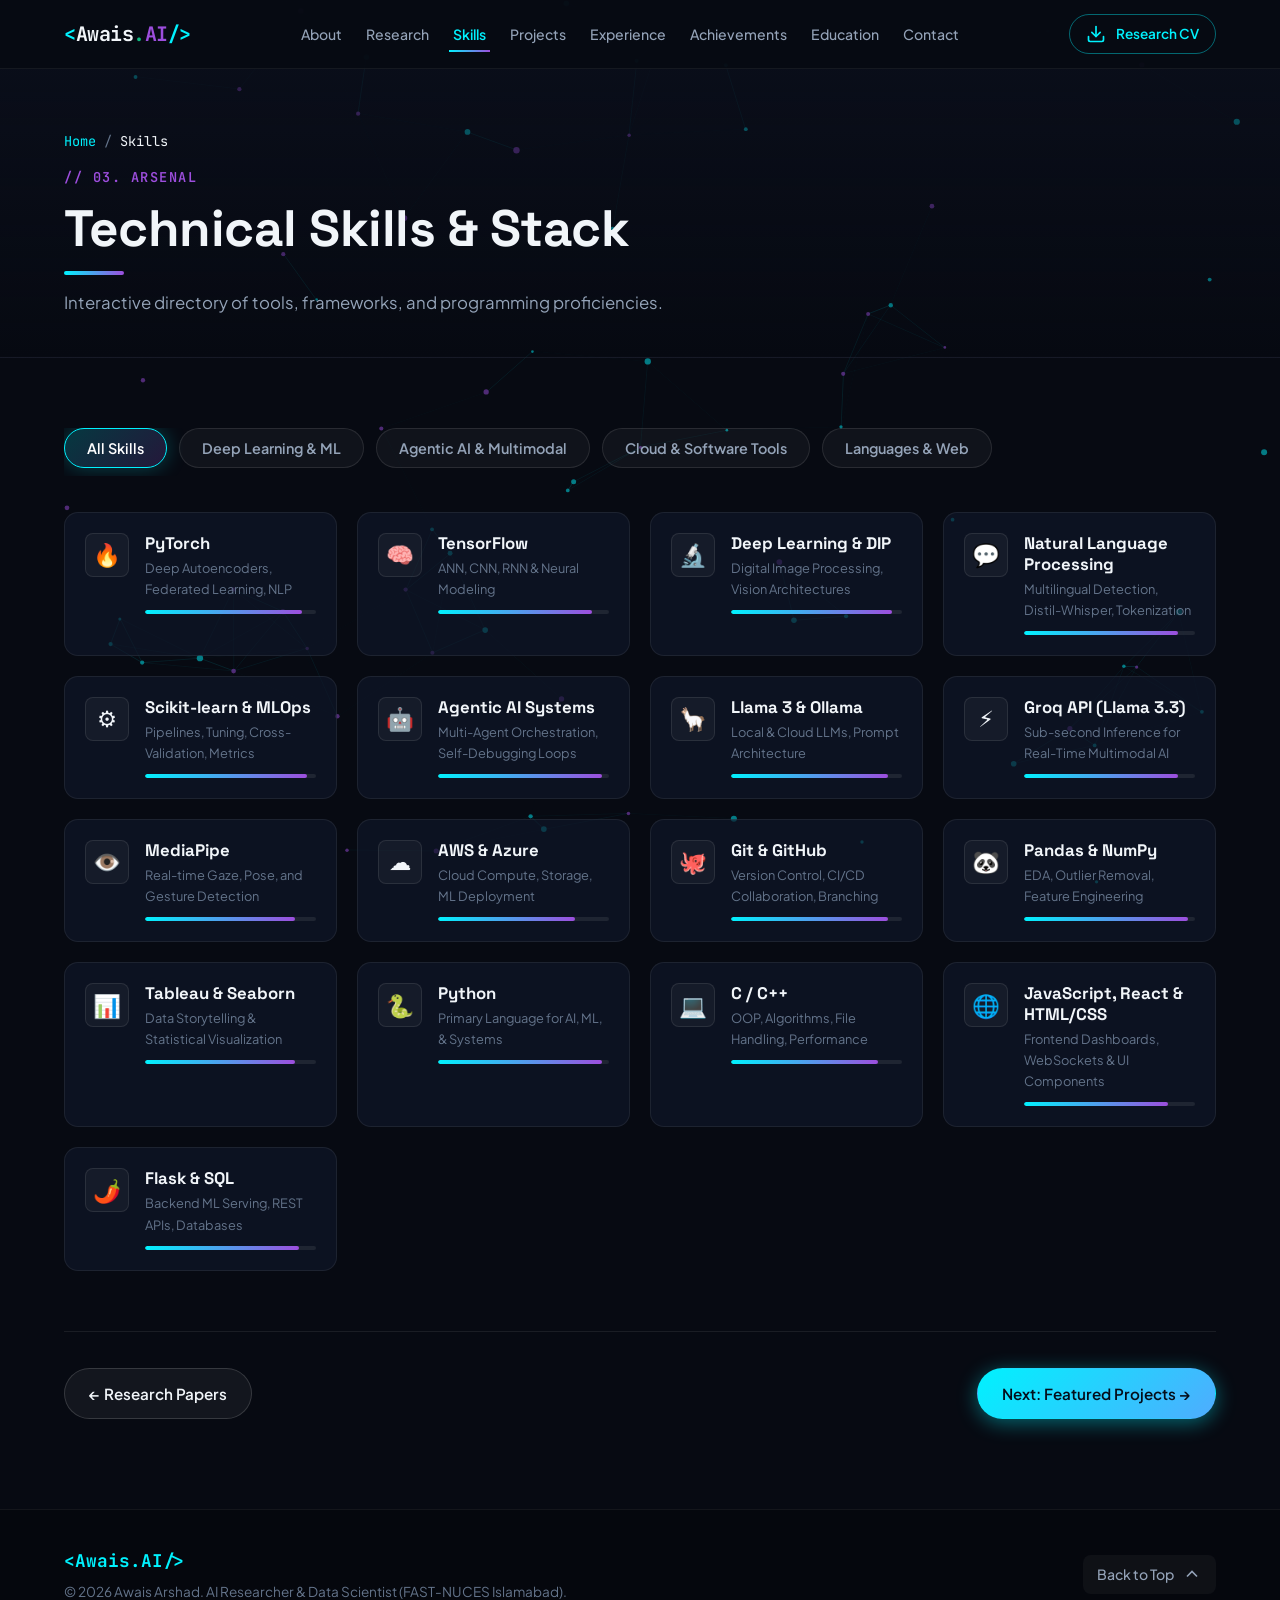
<file: skills.html>
<!DOCTYPE html>
<html lang="en">
<head>
  <meta charset="UTF-8" />
  <meta name="viewport" content="width=device-width, initial-scale=1.0" />
  <title>Technical Skills | Awais Arshad - AI Researcher & Data Scientist</title>
  <meta name="description" content="Technical proficiencies and tools of Awais Arshad, including PyTorch, TensorFlow, Scikit-learn, Agentic AI, Cloud (AWS/Azure), and Python." />
  <link rel="preconnect" href="https://fonts.googleapis.com" />
  <link rel="preconnect" href="https://fonts.gstatic.com" crossorigin />
  <link href="https://fonts.googleapis.com/css2?family=Plus+Jakarta+Sans:wght@300;400;500;600;700;800&family=Space+Grotesk:wght@500;700&family=JetBrains+Mono:wght@400;500&display=swap" rel="stylesheet" />
  <link rel="stylesheet" href="style.css" />
</head>
<body class="cyber-theme">
  <!-- Interactive Particle Background -->
  <canvas id="neural-canvas"></canvas>

  <!-- Navigation Bar -->
  <header class="site-header" id="navbar">
    <div class="nav-container">
      <a href="index.html" class="brand-logo" aria-label="Awais Arshad Home">
        <span class="logo-bracket">&lt;</span><span class="logo-text">Awais</span><span class="logo-dot">.</span><span class="logo-accent">AI</span><span class="logo-bracket">/&gt;</span>
      </a>

      <nav class="nav-links" id="nav-menu">
        <a href="about.html" class="nav-item">About</a>
        <a href="research.html" class="nav-item">Research</a>
        <a href="skills.html" class="nav-item active">Skills</a>
        <a href="projects.html" class="nav-item">Projects</a>
        <a href="experience.html" class="nav-item">Experience</a>
        <a href="achievements.html" class="nav-item">Achievements</a>
        <a href="education.html" class="nav-item">Education</a>
        <a href="contact.html" class="nav-item">Contact</a>
      </nav>

      <div class="nav-actions">
        <a href="Awais_Arshad_Reseach_Cv.pdf" class="btn btn-outline btn-sm" target="_blank" download="Awais_Arshad_Reseach_Cv.pdf">
          <svg class="icon" viewBox="0 0 24 24" fill="none" stroke="currentColor" stroke-width="2" stroke-linecap="round" stroke-linejoin="round">
            <path d="M21 15v4a2 2 0 0 1-2 2H5a2 2 0 0 1-2-2v-4"></path>
            <polyline points="7 10 12 15 17 10"></polyline>
            <line x1="12" y1="15" x2="12" y2="3"></line>
          </svg>
          <span>Research CV</span>
        </a>
        <button class="mobile-toggle" id="mobile-toggle" aria-label="Toggle navigation menu">
          <span></span>
          <span></span>
          <span></span>
        </button>
      </div>
    </div>
  </header>

  <main class="page-main">
    <section class="page-hero">
      <div class="container">
        <div class="breadcrumb">
          <a href="index.html">Home</a> <span class="bc-sep">/</span> <span class="bc-current">Skills</span>
        </div>
        <span class="section-tag">// 03. ARSENAL</span>
        <h1 class="page-title">Technical Skills & Stack</h1>
        <div class="title-bar"></div>
        <p class="page-subtitle">Interactive directory of tools, frameworks, and programming proficiencies.</p>
      </div>
    </section>

    <section class="section">
      <div class="container">
        <!-- Filter Controls -->
        <div class="filter-wrapper">
          <div class="filter-group" role="tablist" aria-label="Skills Filter">
            <button class="filter-btn active" data-category="all" role="tab" aria-selected="true">All Skills</button>
            <button class="filter-btn" data-category="ml-dl" role="tab" aria-selected="false">Deep Learning & ML</button>
            <button class="filter-btn" data-category="agentic" role="tab" aria-selected="false">Agentic AI & Multimodal</button>
            <button class="filter-btn" data-category="cloud-tools" role="tab" aria-selected="false">Cloud & Software Tools</button>
            <button class="filter-btn" data-category="languages" role="tab" aria-selected="false">Languages & Web</button>
          </div>
        </div>

        <!-- Skills Grid -->
        <div class="skills-grid" id="skills-container">
          <!-- ML / Deep Learning -->
          <div class="skill-card" data-category="ml-dl">
            <div class="skill-icon-wrapper">
              <span class="skill-glyph">🔥</span>
            </div>
            <div class="skill-info">
              <h4 class="skill-name">PyTorch</h4>
              <p class="skill-category">Deep Autoencoders, Federated Learning, NLP</p>
              <div class="skill-bar"><div class="skill-progress" style="width: 92%"></div></div>
            </div>
          </div>

          <div class="skill-card" data-category="ml-dl">
            <div class="skill-icon-wrapper">
              <span class="skill-glyph">🧠</span>
            </div>
            <div class="skill-info">
              <h4 class="skill-name">TensorFlow</h4>
              <p class="skill-category">ANN, CNN, RNN & Neural Modeling</p>
              <div class="skill-bar"><div class="skill-progress" style="width: 90%"></div></div>
            </div>
          </div>

          <div class="skill-card" data-category="ml-dl">
            <div class="skill-icon-wrapper">
              <span class="skill-glyph">🔬</span>
            </div>
            <div class="skill-info">
              <h4 class="skill-name">Deep Learning & DIP</h4>
              <p class="skill-category">Digital Image Processing, Vision Architectures</p>
              <div class="skill-bar"><div class="skill-progress" style="width: 94%"></div></div>
            </div>
          </div>

          <div class="skill-card" data-category="ml-dl">
            <div class="skill-icon-wrapper">
              <span class="skill-glyph">💬</span>
            </div>
            <div class="skill-info">
              <h4 class="skill-name">Natural Language Processing</h4>
              <p class="skill-category">Multilingual Detection, Distil-Whisper, Tokenization</p>
              <div class="skill-bar"><div class="skill-progress" style="width: 90%"></div></div>
            </div>
          </div>

          <div class="skill-card" data-category="ml-dl">
            <div class="skill-icon-wrapper">
              <span class="skill-glyph">⚙️</span>
            </div>
            <div class="skill-info">
              <h4 class="skill-name">Scikit-learn & MLOps</h4>
              <p class="skill-category">Pipelines, Tuning, Cross-Validation, Metrics</p>
              <div class="skill-bar"><div class="skill-progress" style="width: 95%"></div></div>
            </div>
          </div>

          <!-- Agentic AI & Multimodal -->
          <div class="skill-card" data-category="agentic">
            <div class="skill-icon-wrapper">
              <span class="skill-glyph">🤖</span>
            </div>
            <div class="skill-info">
              <h4 class="skill-name">Agentic AI Systems</h4>
              <p class="skill-category">Multi-Agent Orchestration, Self-Debugging Loops</p>
              <div class="skill-bar"><div class="skill-progress" style="width: 96%"></div></div>
            </div>
          </div>

          <div class="skill-card" data-category="agentic">
            <div class="skill-icon-wrapper">
              <span class="skill-glyph">🦙</span>
            </div>
            <div class="skill-info">
              <h4 class="skill-name">Llama 3 & Ollama</h4>
              <p class="skill-category">Local & Cloud LLMs, Prompt Architecture</p>
              <div class="skill-bar"><div class="skill-progress" style="width: 92%"></div></div>
            </div>
          </div>

          <div class="skill-card" data-category="agentic">
            <div class="skill-icon-wrapper">
              <span class="skill-glyph">⚡</span>
            </div>
            <div class="skill-info">
              <h4 class="skill-name">Groq API (Llama 3.3)</h4>
              <p class="skill-category">Sub-second Inference for Real-Time Multimodal AI</p>
              <div class="skill-bar"><div class="skill-progress" style="width: 90%"></div></div>
            </div>
          </div>

          <div class="skill-card" data-category="agentic">
            <div class="skill-icon-wrapper">
              <span class="skill-glyph">👁️</span>
            </div>
            <div class="skill-info">
              <h4 class="skill-name">MediaPipe</h4>
              <p class="skill-category">Real-time Gaze, Pose, and Gesture Detection</p>
              <div class="skill-bar"><div class="skill-progress" style="width: 88%"></div></div>
            </div>
          </div>

          <!-- Cloud & Tools -->
          <div class="skill-card" data-category="cloud-tools">
            <div class="skill-icon-wrapper">
              <span class="skill-glyph">☁️</span>
            </div>
            <div class="skill-info">
              <h4 class="skill-name">AWS & Azure</h4>
              <p class="skill-category">Cloud Compute, Storage, ML Deployment</p>
              <div class="skill-bar"><div class="skill-progress" style="width: 80%"></div></div>
            </div>
          </div>

          <div class="skill-card" data-category="cloud-tools">
            <div class="skill-icon-wrapper">
              <span class="skill-glyph">🐙</span>
            </div>
            <div class="skill-info">
              <h4 class="skill-name">Git & GitHub</h4>
              <p class="skill-category">Version Control, CI/CD Collaboration, Branching</p>
              <div class="skill-bar"><div class="skill-progress" style="width: 92%"></div></div>
            </div>
          </div>

          <div class="skill-card" data-category="cloud-tools">
            <div class="skill-icon-wrapper">
              <span class="skill-glyph">🐼</span>
            </div>
            <div class="skill-info">
              <h4 class="skill-name">Pandas & NumPy</h4>
              <p class="skill-category">EDA, Outlier Removal, Feature Engineering</p>
              <div class="skill-bar"><div class="skill-progress" style="width: 96%"></div></div>
            </div>
          </div>

          <div class="skill-card" data-category="cloud-tools">
            <div class="skill-icon-wrapper">
              <span class="skill-glyph">📊</span>
            </div>
            <div class="skill-info">
              <h4 class="skill-name">Tableau & Seaborn</h4>
              <p class="skill-category">Data Storytelling & Statistical Visualization</p>
              <div class="skill-bar"><div class="skill-progress" style="width: 88%"></div></div>
            </div>
          </div>

          <!-- Languages & Web -->
          <div class="skill-card" data-category="languages">
            <div class="skill-icon-wrapper">
              <span class="skill-glyph">🐍</span>
            </div>
            <div class="skill-info">
              <h4 class="skill-name">Python</h4>
              <p class="skill-category">Primary Language for AI, ML, & Systems</p>
              <div class="skill-bar"><div class="skill-progress" style="width: 96%"></div></div>
            </div>
          </div>

          <div class="skill-card" data-category="languages">
            <div class="skill-icon-wrapper">
              <span class="skill-glyph">💻</span>
            </div>
            <div class="skill-info">
              <h4 class="skill-name">C / C++</h4>
              <p class="skill-category">OOP, Algorithms, File Handling, Performance</p>
              <div class="skill-bar"><div class="skill-progress" style="width: 86%"></div></div>
            </div>
          </div>

          <div class="skill-card" data-category="languages">
            <div class="skill-icon-wrapper">
              <span class="skill-glyph">🌐</span>
            </div>
            <div class="skill-info">
              <h4 class="skill-name">JavaScript, React & HTML/CSS</h4>
              <p class="skill-category">Frontend Dashboards, WebSockets & UI Components</p>
              <div class="skill-bar"><div class="skill-progress" style="width: 84%"></div></div>
            </div>
          </div>

          <div class="skill-card" data-category="languages">
            <div class="skill-icon-wrapper">
              <span class="skill-glyph">🌶️</span>
            </div>
            <div class="skill-info">
              <h4 class="skill-name">Flask & SQL</h4>
              <p class="skill-category">Backend ML Serving, REST APIs, Databases</p>
              <div class="skill-bar"><div class="skill-progress" style="width: 90%"></div></div>
            </div>
          </div>
        </div>

        <!-- Page Navigation Buttons -->
        <div class="page-pagination">
          <a href="research.html" class="btn btn-secondary">
            <span>← Research Papers</span>
          </a>
          <a href="projects.html" class="btn btn-primary">
            <span>Next: Featured Projects →</span>
          </a>
        </div>
      </div>
    </section>
  </main>

  <!-- Footer -->
  <footer class="site-footer">
    <div class="container footer-content">
      <div class="footer-left">
        <span class="footer-logo">&lt;Awais.AI/&gt;</span>
        <p>© 2026 Awais Arshad. AI Researcher & Data Scientist (FAST-NUCES Islamabad).</p>
      </div>
      <div class="footer-right">
        <a href="#navbar" class="back-to-top" aria-label="Back to top">
          <span>Back to Top</span>
          <svg class="icon" viewBox="0 0 24 24" fill="none" stroke="currentColor" stroke-width="2"><path d="M18 15l-6-6-6 6"/></svg>
        </a>
      </div>
    </div>
  </footer>

  <script src="script.js"></script>
</body>
</html>
</file>
<file: style.css>
/* ==========================================================================
   Awais Arshad Portfolio - Cyber / AI Dark Mode Theme (Multi-Page Architecture)
   ========================================================================== */

:root {
  --bg-primary: #070a12;
  --bg-secondary: #0d1222;
  --bg-tertiary: #131b2e;
  --card-bg: rgba(16, 23, 42, 0.72);
  --card-border: rgba(99, 102, 241, 0.18);
  --card-border-hover: rgba(0, 242, 254, 0.5);

  --accent-cyan: #00f2fe;
  --accent-blue: #4facfe;
  --accent-purple: #9d4edd;
  --accent-green: #10b981;
  --accent-emerald: #05d59e;
  --accent-gold: #f59e0b;

  --text-main: #f1f5f9;
  --text-muted: #94a3b8;
  --text-dim: #64748b;

  --font-main: 'Plus Jakarta Sans', system-ui, -apple-system, sans-serif;
  --font-heading: 'Space Grotesk', sans-serif;
  --font-mono: 'JetBrains Mono', monospace;

  --glow-cyan: 0 0 25px rgba(0, 242, 254, 0.25);
  --glow-purple: 0 0 30px rgba(157, 78, 221, 0.3);
  --radius-sm: 8px;
  --radius-md: 14px;
  --radius-lg: 20px;
  --radius-full: 9999px;

  --transition: all 0.28s cubic-bezier(0.16, 1, 0.3, 1);
}

/* Reset & Box Sizing */
*, *::before, *::after {
  box-sizing: border-box;
  margin: 0;
  padding: 0;
}

html {
  scroll-behavior: smooth;
  color-scheme: dark;
}

body {
  background-color: var(--bg-primary);
  color: var(--text-main);
  font-family: var(--font-main);
  line-height: 1.65;
  overflow-x: hidden;
  position: relative;
  min-height: 100vh;
  -webkit-font-smoothing: antialiased;
}

/* Canvas Background */
#neural-canvas {
  position: fixed;
  top: 0;
  left: 0;
  width: 100%;
  height: 100%;
  pointer-events: none;
  z-index: 0;
  opacity: 0.65;
}

/* Common Layout */
.container {
  width: 100%;
  max-width: 1200px;
  margin: 0 auto;
  padding: 0 24px;
  position: relative;
  z-index: 1;
}

.section {
  padding: 70px 0 90px;
  position: relative;
  z-index: 1;
}

.page-main {
  min-height: 85vh;
}

/* Subpage Hero Header */
.page-hero {
  padding: 130px 0 40px;
  position: relative;
  z-index: 1;
  border-bottom: 1px solid rgba(255, 255, 255, 0.05);
  background: linear-gradient(180deg, rgba(13, 18, 34, 0.6) 0%, transparent 100%);
}

.breadcrumb {
  display: flex;
  align-items: center;
  gap: 8px;
  font-family: var(--font-mono);
  font-size: 0.85rem;
  color: var(--text-dim);
  margin-bottom: 14px;
}

.breadcrumb a {
  color: var(--accent-cyan);
  text-decoration: none;
  transition: var(--transition);
}

.breadcrumb a:hover {
  text-decoration: underline;
}

.bc-sep { color: var(--text-dim); }
.bc-current { color: var(--text-main); }

.page-title {
  font-size: clamp(2.2rem, 4vw, 3.2rem);
  font-weight: 800;
  margin-bottom: 10px;
  letter-spacing: -0.5px;
}

.page-subtitle {
  color: var(--text-muted);
  font-size: 1.05rem;
  max-width: 760px;
  margin-top: 14px;
}

/* Page Pagination */
.page-pagination {
  display: flex;
  justify-content: space-between;
  align-items: center;
  gap: 16px;
  margin-top: 60px;
  padding-top: 36px;
  border-top: 1px solid rgba(255, 255, 255, 0.08);
  flex-wrap: wrap;
}

/* Typography Helpers */
h1, h2, h3, h4 {
  font-family: var(--font-heading);
  color: var(--text-main);
  line-height: 1.25;
}

.gradient-text {
  background: linear-gradient(135deg, #00f2fe 0%, #4facfe 50%, #9d4edd 100%);
  -webkit-background-clip: text;
  -webkit-text-fill-color: transparent;
  background-clip: text;
}

.gradient-text.glow {
  text-shadow: 0 0 35px rgba(0, 242, 254, 0.35);
}

.icon {
  width: 20px;
  height: 20px;
  display: inline-block;
  vertical-align: middle;
  flex-shrink: 0;
}

.text-center { text-align: center; }
.center-bar { margin: 0 auto; }

/* Glassmorphism */
.glass-panel {
  background: var(--card-bg);
  backdrop-filter: blur(16px);
  -webkit-backdrop-filter: blur(16px);
  border: 1px solid var(--card-border);
  border-radius: var(--radius-lg);
  box-shadow: 0 10px 30px rgba(0, 0, 0, 0.4);
  transition: var(--transition);
}

.glass-panel:hover {
  border-color: var(--card-border-hover);
  box-shadow: 0 14px 40px rgba(0, 242, 254, 0.12);
}

/* Buttons */
.btn {
  display: inline-flex;
  align-items: center;
  justify-content: center;
  gap: 10px;
  padding: 12px 24px;
  font-size: 0.95rem;
  font-weight: 600;
  font-family: var(--font-main);
  border-radius: var(--radius-full);
  text-decoration: none;
  cursor: pointer;
  transition: var(--transition);
  border: 1px solid transparent;
}

.btn-primary {
  background: linear-gradient(135deg, #00f2fe 0%, #4facfe 100%);
  color: #050d1a;
  box-shadow: 0 4px 20px rgba(0, 242, 254, 0.4);
}

.btn-primary:hover {
  transform: translateY(-2px);
  box-shadow: 0 8px 28px rgba(0, 242, 254, 0.6);
  color: #030810;
}

.btn-secondary {
  background: rgba(255, 255, 255, 0.05);
  color: var(--text-main);
  border-color: rgba(255, 255, 255, 0.15);
}

.btn-secondary:hover {
  background: rgba(255, 255, 255, 0.12);
  border-color: var(--accent-cyan);
  color: var(--accent-cyan);
  transform: translateY(-2px);
}

.btn-glass {
  background: rgba(157, 78, 221, 0.12);
  color: #e0b0ff;
  border-color: rgba(157, 78, 221, 0.35);
}

.btn-glass:hover {
  background: rgba(157, 78, 221, 0.25);
  border-color: #c77dff;
  color: #fff;
  transform: translateY(-2px);
  box-shadow: var(--glow-purple);
}

.btn-outline {
  background: transparent;
  color: var(--accent-cyan);
  border-color: rgba(0, 242, 254, 0.4);
}

.btn-outline:hover {
  background: rgba(0, 242, 254, 0.1);
  border-color: var(--accent-cyan);
  box-shadow: var(--glow-cyan);
}

.btn-sm {
  padding: 8px 16px;
  font-size: 0.85rem;
}

.btn-block { width: 100%; }

/* ==========================================================================
   Header & Navbar
   ========================================================================== */
.site-header {
  position: fixed;
  top: 0;
  left: 0;
  width: 100%;
  z-index: 100;
  backdrop-filter: blur(18px);
  -webkit-backdrop-filter: blur(18px);
  background: rgba(7, 10, 18, 0.82);
  border-bottom: 1px solid rgba(255, 255, 255, 0.06);
  transition: var(--transition);
}

.site-header.scrolled {
  background: rgba(7, 10, 18, 0.95);
  border-bottom: 1px solid rgba(0, 242, 254, 0.18);
  box-shadow: 0 4px 30px rgba(0, 0, 0, 0.5);
}

.nav-container {
  max-width: 1200px;
  margin: 0 auto;
  padding: 14px 24px;
  display: flex;
  align-items: center;
  justify-content: space-between;
}

.brand-logo {
  font-family: var(--font-mono);
  font-size: 1.25rem;
  font-weight: 700;
  color: var(--text-main);
  text-decoration: none;
  letter-spacing: -0.5px;
}

.logo-bracket { color: var(--accent-cyan); }
.logo-accent { color: var(--accent-purple); }
.logo-dot { color: var(--accent-green); }

.nav-links {
  display: flex;
  align-items: center;
  gap: 16px;
}

.nav-item {
  color: var(--text-muted);
  text-decoration: none;
  font-size: 0.88rem;
  font-weight: 500;
  position: relative;
  transition: var(--transition);
  padding: 6px 4px;
}

.nav-item::after {
  content: '';
  position: absolute;
  bottom: 0;
  left: 0;
  width: 0;
  height: 2px;
  background: linear-gradient(90deg, var(--accent-cyan), var(--accent-purple));
  transition: var(--transition);
}

.nav-item:hover, .nav-item.active {
  color: #fff;
}

.nav-item.active {
  color: var(--accent-cyan);
  font-weight: 600;
}

.nav-item:hover::after, .nav-item.active::after {
  width: 100%;
}

.nav-actions {
  display: flex;
  align-items: center;
  gap: 14px;
}

.mobile-toggle {
  display: none;
  background: transparent;
  border: none;
  cursor: pointer;
  padding: 8px;
  flex-direction: column;
  gap: 5px;
}

.mobile-toggle span {
  display: block;
  width: 22px;
  height: 2px;
  background-color: var(--text-main);
  transition: var(--transition);
}

/* ==========================================================================
   Hero Section with Portrait
   ========================================================================== */
.hero-section {
  min-height: 88vh;
  display: flex;
  align-items: center;
  position: relative;
  padding: 130px 0 50px;
}

.hero-layout {
  display: grid;
  grid-template-columns: 1.25fr 0.85fr;
  gap: 48px;
  align-items: center;
}

.hero-content {
  display: flex;
  flex-direction: column;
  align-items: flex-start;
}

.status-badge {
  display: inline-flex;
  align-items: center;
  gap: 10px;
  background: rgba(16, 185, 129, 0.1);
  border: 1px solid rgba(16, 185, 129, 0.3);
  padding: 6px 16px;
  border-radius: var(--radius-full);
  margin-bottom: 24px;
}

.status-ping {
  width: 8px;
  height: 8px;
  background-color: var(--accent-green);
  border-radius: 50%;
  box-shadow: 0 0 10px var(--accent-green);
  animation: pulse 2s infinite;
}

@keyframes pulse {
  0% { transform: scale(0.95); box-shadow: 0 0 0 0 rgba(16, 185, 129, 0.7); }
  70% { transform: scale(1); box-shadow: 0 0 0 8px rgba(16, 185, 129, 0); }
  100% { transform: scale(0.95); box-shadow: 0 0 0 0 rgba(16, 185, 129, 0); }
}

.status-text {
  font-size: 0.85rem;
  font-weight: 500;
  color: #34d399;
}

.hero-title {
  font-size: clamp(2.4rem, 5vw, 3.8rem);
  font-weight: 800;
  margin-bottom: 12px;
  letter-spacing: -1px;
}

.hero-subtitle {
  font-family: var(--font-mono);
  font-size: clamp(1.05rem, 2.2vw, 1.45rem);
  color: var(--accent-cyan);
  margin-bottom: 22px;
  display: flex;
  align-items: center;
}

.terminal-prefix {
  color: var(--accent-purple);
  margin-right: 8px;
}

.cursor-blink {
  animation: blink 1s step-start infinite;
  color: var(--accent-cyan);
  margin-left: 4px;
}

@keyframes blink { 50% { opacity: 0; } }

.hero-description {
  font-size: 1.08rem;
  color: var(--text-muted);
  max-width: 640px;
  margin-bottom: 32px;
  line-height: 1.75;
}

.hero-description strong { color: var(--text-main); }

.hero-cta-group {
  display: flex;
  flex-wrap: wrap;
  gap: 14px;
  margin-bottom: 32px;
}

.social-bar {
  display: flex;
  align-items: center;
  gap: 14px;
}

.social-link {
  width: 42px;
  height: 42px;
  border-radius: 50%;
  background: rgba(255, 255, 255, 0.04);
  border: 1px solid rgba(255, 255, 255, 0.1);
  display: flex;
  align-items: center;
  justify-content: center;
  color: var(--text-muted);
  text-decoration: none;
  transition: var(--transition);
}

.social-link:hover {
  background: rgba(0, 242, 254, 0.15);
  border-color: var(--accent-cyan);
  color: var(--accent-cyan);
  transform: translateY(-3px);
  box-shadow: var(--glow-cyan);
}

/* Hero Portrait Styling */
.hero-image-wrapper {
  display: flex;
  justify-content: center;
  align-items: center;
  position: relative;
}

.avatar-glow-ring {
  position: relative;
  width: 320px;
  height: 320px;
  border-radius: 50%;
  padding: 6px;
  background: linear-gradient(135deg, var(--accent-cyan) 0%, var(--accent-purple) 60%, #4facfe 100%);
  box-shadow: 0 0 50px rgba(0, 242, 254, 0.3), 0 0 80px rgba(157, 78, 221, 0.2);
  transition: var(--transition);
}

.avatar-glow-ring:hover {
  transform: scale(1.02);
  box-shadow: 0 0 65px rgba(0, 242, 254, 0.45), 0 0 95px rgba(157, 78, 221, 0.35);
}

.avatar-inner {
  width: 100%;
  height: 100%;
  border-radius: 50%;
  overflow: hidden;
  background: #0d1222;
  border: 4px solid var(--bg-primary);
}

.hero-avatar {
  width: 100%;
  height: 100%;
  object-fit: cover;
  object-position: top center;
  transition: transform 0.4s ease;
}

.avatar-glow-ring:hover .hero-avatar { transform: scale(1.04); }

.orbit-badge {
  position: absolute;
  background: rgba(13, 18, 34, 0.92);
  border: 1px solid var(--accent-cyan);
  backdrop-filter: blur(12px);
  padding: 8px 16px;
  border-radius: var(--radius-full);
  display: flex;
  align-items: center;
  gap: 8px;
  font-family: var(--font-mono);
  font-size: 0.78rem;
  color: #fff;
  box-shadow: 0 8px 24px rgba(0, 0, 0, 0.5);
  white-space: nowrap;
}

.orbit-top {
  top: -12px;
  right: -10px;
  border-color: var(--accent-purple);
  box-shadow: 0 0 20px rgba(157, 78, 221, 0.3);
}

.orbit-bottom {
  bottom: 0px;
  left: -20px;
  border-color: var(--accent-cyan);
  box-shadow: 0 0 20px rgba(0, 242, 254, 0.25);
}

/* ==========================================================================
   Stats Strip
   ========================================================================== */
.stats-strip {
  padding: 10px 0 50px;
  position: relative;
  z-index: 1;
}

.stats-grid {
  display: grid;
  grid-template-columns: repeat(4, 1fr);
  gap: 18px;
}

.stat-card {
  background: rgba(16, 23, 42, 0.55);
  border: 1px solid rgba(255, 255, 255, 0.07);
  border-radius: var(--radius-md);
  padding: 22px 20px;
  text-align: center;
  backdrop-filter: blur(10px);
  transition: var(--transition);
}

.stat-card:hover {
  border-color: var(--accent-cyan);
  transform: translateY(-4px);
  box-shadow: var(--glow-cyan);
}

.stat-number {
  font-family: var(--font-heading);
  font-size: 2rem;
  font-weight: 700;
  color: var(--accent-cyan);
  margin-bottom: 4px;
}

.stat-label {
  font-size: 0.85rem;
  color: var(--text-muted);
  font-weight: 500;
}

/* ==========================================================================
   Section Headers
   ========================================================================== */
.section-header { margin-bottom: 44px; }

.section-tag {
  font-family: var(--font-mono);
  font-size: 0.85rem;
  font-weight: 600;
  color: var(--accent-purple);
  letter-spacing: 1.5px;
  display: block;
  margin-bottom: 8px;
}

.section-title {
  font-size: clamp(2rem, 3.5vw, 2.6rem);
  font-weight: 700;
  margin-bottom: 12px;
}

.title-bar {
  width: 60px;
  height: 4px;
  background: linear-gradient(90deg, var(--accent-cyan), var(--accent-purple));
  border-radius: var(--radius-full);
}

/* ==========================================================================
   Portal Directory Section (index.html)
   ========================================================================== */
.portal-section { padding: 40px 0 90px; }

.portal-grid {
  display: grid;
  grid-template-columns: repeat(auto-fit, minmax(270px, 1fr));
  gap: 22px;
}

.portal-card {
  padding: 26px;
  text-decoration: none;
  display: flex;
  align-items: flex-start;
  gap: 16px;
  position: relative;
  overflow: hidden;
  transition: var(--transition);
}

.portal-card:hover {
  transform: translateY(-4px);
  border-color: var(--accent-cyan);
  box-shadow: 0 10px 30px rgba(0, 242, 254, 0.15);
}

.portal-icon {
  font-size: 2rem;
  background: rgba(255, 255, 255, 0.04);
  padding: 12px;
  border-radius: var(--radius-md);
  border: 1px solid rgba(255, 255, 255, 0.08);
  line-height: 1;
  flex-shrink: 0;
}

.portal-info { flex-grow: 1; }

.portal-tag {
  font-family: var(--font-mono);
  font-size: 0.74rem;
  color: var(--accent-purple);
  display: block;
  margin-bottom: 4px;
}

.portal-title {
  font-size: 1.18rem;
  color: var(--text-main);
  margin-bottom: 6px;
}

.portal-desc {
  font-size: 0.88rem;
  color: var(--text-muted);
  line-height: 1.5;
}

.portal-arrow {
  color: var(--accent-cyan);
  font-size: 1.2rem;
  transition: transform 0.2s ease;
  flex-shrink: 0;
  margin-top: 4px;
}

.portal-card:hover .portal-arrow { transform: translateX(4px); }

/* ==========================================================================
   Projects Showcase & Video Demo Sections (projects.html)
   ========================================================================== */
.projects-showcase-list {
  display: flex;
  flex-direction: column;
  gap: 48px;
}

.project-showcase-panel {
  padding: 36px;
  border: 1px solid var(--card-border);
  position: relative;
  overflow: hidden;
}

.showcase-header {
  display: flex;
  justify-content: space-between;
  align-items: flex-start;
  margin-bottom: 28px;
  padding-bottom: 20px;
  border-bottom: 1px solid rgba(255, 255, 255, 0.08);
  gap: 16px;
  flex-wrap: wrap;
}

.showcase-title {
  font-size: clamp(1.4rem, 2.5vw, 1.85rem);
  color: var(--text-main);
  margin-top: 4px;
}

.showcase-grid {
  display: grid;
  grid-template-columns: 1.1fr 1.3fr;
  gap: 36px;
  align-items: start;
}

/* Video Demo Hub */
.project-demo-hub {
  display: flex;
  flex-direction: column;
  gap: 16px;
}

.demo-player-wrapper {
  position: relative;
  width: 100%;
  aspect-ratio: 16 / 9;
  background: #020408;
  border-radius: var(--radius-md);
  overflow: hidden;
  border: 1px solid rgba(0, 242, 254, 0.3);
  box-shadow: 0 10px 30px rgba(0, 0, 0, 0.6);
}

.demo-video {
  width: 100%;
  height: 100%;
  object-fit: contain;
  background: #000;
  display: block;
}

.video-placeholder {
  position: absolute;
  top: 0;
  left: 0;
  width: 100%;
  height: 100%;
  background: radial-gradient(circle at center, rgba(16, 23, 42, 0.95) 0%, rgba(7, 10, 18, 0.98) 100%);
  display: flex;
  flex-direction: column;
  align-items: center;
  justify-content: center;
  text-align: center;
  padding: 20px;
  cursor: pointer;
  transition: var(--transition);
  z-index: 2;
}

.video-placeholder.hidden {
  display: none !important;
}

.play-icon-glow {
  width: 64px;
  height: 64px;
  border-radius: 50%;
  background: linear-gradient(135deg, rgba(0, 242, 254, 0.3) 0%, rgba(157, 78, 221, 0.3) 100%);
  border: 2px solid var(--accent-cyan);
  display: flex;
  align-items: center;
  justify-content: center;
  color: #fff;
  margin-bottom: 12px;
  box-shadow: 0 0 25px rgba(0, 242, 254, 0.4);
  transition: var(--transition);
}

.video-placeholder:hover .play-icon-glow {
  transform: scale(1.1);
  box-shadow: 0 0 35px rgba(0, 242, 254, 0.6);
}

.icon-play {
  width: 26px;
  height: 26px;
  margin-left: 3px;
}

.placeholder-text {
  font-family: var(--font-heading);
  font-size: 1.1rem;
  color: var(--text-main);
  font-weight: 600;
  margin-bottom: 4px;
}

.placeholder-sub {
  font-size: 0.85rem;
  color: var(--text-muted);
}

/* Video Upload Area */
.video-upload-area {
  background: rgba(255, 255, 255, 0.02);
  border: 1.5px dashed rgba(255, 255, 255, 0.15);
  border-radius: var(--radius-md);
  padding: 18px;
  text-align: center;
  transition: var(--transition);
  position: relative;
}

.video-upload-area:hover,
.video-upload-area.dragover {
  border-color: var(--accent-cyan);
  background: rgba(0, 242, 254, 0.05);
  box-shadow: 0 0 20px rgba(0, 242, 254, 0.15);
}

.video-file-input {
  position: absolute;
  top: 0;
  left: 0;
  width: 100%;
  height: 100%;
  opacity: 0;
  cursor: pointer;
  z-index: 3;
}

.upload-controls-content {
  display: flex;
  flex-direction: column;
  align-items: center;
  gap: 8px;
  pointer-events: none;
}

.upload-btn {
  pointer-events: auto;
  cursor: pointer;
}

.drop-hint {
  font-size: 0.8rem;
  color: var(--text-dim);
  font-family: var(--font-mono);
}

.loaded-file-indicator {
  font-family: var(--font-mono);
  font-size: 0.82rem;
  color: #34d399;
  margin-top: 8px;
}

/* Project Details Pane */
.project-details-pane {
  display: flex;
  flex-direction: column;
}

.pane-heading {
  font-size: 1.15rem;
  color: var(--accent-cyan);
  margin: 18px 0 8px;
  display: flex;
  align-items: center;
  gap: 8px;
}

.pane-heading:first-child {
  margin-top: 0;
}

.pane-heading::before {
  content: '//';
  color: var(--accent-purple);
  font-family: var(--font-mono);
}

.pane-text {
  color: var(--text-muted);
  font-size: 0.96rem;
  line-height: 1.68;
  margin-bottom: 12px;
}

.architecture-diagram {
  background: rgba(0, 0, 0, 0.45);
  border: 1px solid rgba(0, 242, 254, 0.2);
  border-radius: var(--radius-sm);
  padding: 16px;
  margin: 10px 0 16px;
  font-family: var(--font-mono);
  font-size: 0.8rem;
  color: #38bdf8;
  line-height: 1.55;
  overflow-x: auto;
  box-shadow: inset 0 0 20px rgba(0, 0, 0, 0.5);
}

.pane-checklist {
  list-style: none;
  display: flex;
  flex-direction: column;
  gap: 8px;
  margin-bottom: 20px;
}

.pane-checklist li {
  position: relative;
  padding-left: 22px;
  color: var(--text-muted);
  font-size: 0.92rem;
  line-height: 1.55;
}

.pane-checklist li::before {
  content: '✔';
  position: absolute;
  left: 0;
  color: var(--accent-emerald);
  font-size: 0.85rem;
}

.pane-checklist strong {
  color: var(--text-main);
}

.pane-tags {
  display: flex;
  flex-wrap: wrap;
  gap: 8px;
  margin-top: 10px;
  padding-top: 16px;
  border-top: 1px solid rgba(255, 255, 255, 0.08);
}

/* Badges */
.card-badge {
  font-family: var(--font-mono);
  font-size: 0.74rem;
  font-weight: 600;
  text-transform: uppercase;
  letter-spacing: 0.5px;
  padding: 6px 14px;
  border-radius: var(--radius-full);
}

.featured-badge {
  background: rgba(0, 242, 254, 0.15);
  color: var(--accent-cyan);
  border: 1px solid rgba(0, 242, 254, 0.35);
}

.ai-badge {
  background: rgba(157, 78, 221, 0.18);
  color: #c77dff;
  border: 1px solid rgba(157, 78, 221, 0.35);
}

.ml-badge {
  background: rgba(16, 185, 129, 0.15);
  color: #34d399;
  border: 1px solid rgba(16, 185, 129, 0.35);
}

.ds-badge {
  background: rgba(245, 158, 11, 0.15);
  color: #fbbf24;
  border: 1px solid rgba(245, 158, 11, 0.35);
}

.oop-badge {
  background: rgba(59, 130, 246, 0.15);
  color: #60a5fa;
  border: 1px solid rgba(59, 130, 246, 0.35);
}

.project-category {
  font-family: var(--font-mono);
  font-size: 0.82rem;
  color: var(--accent-cyan);
  display: block;
}

.tech-tag {
  background: rgba(255, 255, 255, 0.05);
  border: 1px solid rgba(255, 255, 255, 0.08);
  color: #cbd5e1;
  font-family: var(--font-mono);
  font-size: 0.78rem;
  padding: 4px 10px;
  border-radius: var(--radius-sm);
}

/* ==========================================================================
   Research Publications Section
   ========================================================================== */
.research-grid {
  display: grid;
  grid-template-columns: repeat(auto-fit, minmax(460px, 1fr));
  gap: 28px;
  margin-bottom: 24px;
}

.research-card {
  padding: 32px;
  position: relative;
  border-left: 3px solid var(--accent-purple);
  display: flex;
  flex-direction: column;
  justify-content: space-between;
}

.research-status-badge {
  position: absolute;
  top: 24px;
  right: 24px;
  font-family: var(--font-mono);
  font-size: 0.72rem;
  font-weight: 600;
  padding: 4px 12px;
  border-radius: var(--radius-full);
  text-transform: uppercase;
}

.research-status-badge.under-review {
  background: rgba(245, 158, 11, 0.15);
  color: #fbbf24;
  border: 1px solid rgba(245, 158, 11, 0.4);
  box-shadow: 0 0 14px rgba(245, 158, 11, 0.2);
}

.research-domain {
  font-family: var(--font-mono);
  font-size: 0.8rem;
  color: var(--accent-cyan);
  display: block;
  margin-bottom: 8px;
}

.research-title {
  font-size: 1.35rem;
  margin-bottom: 12px;
  padding-right: 90px;
  line-height: 1.4;
}

.research-authors {
  font-size: 0.95rem;
  color: #e2e8f0;
  margin-bottom: 4px;
}

.research-affiliation {
  font-size: 0.85rem;
  color: var(--text-dim);
  margin-bottom: 16px;
  font-style: italic;
}

.research-abstract {
  background: rgba(0, 0, 0, 0.25);
  border-radius: var(--radius-sm);
  padding: 16px;
  font-size: 0.92rem;
  color: var(--text-muted);
  line-height: 1.65;
  margin-bottom: 14px;
  border-left: 2px solid var(--accent-cyan);
}

.research-abstract strong { color: var(--accent-cyan); }

.research-tags {
  display: flex;
  flex-wrap: wrap;
  gap: 8px;
  margin-top: 10px;
}

.research-interest-bar {
  padding: 22px 28px;
  display: flex;
  align-items: center;
  gap: 18px;
  flex-wrap: wrap;
}

.interest-label {
  font-family: var(--font-mono);
  font-size: 0.85rem;
  font-weight: 600;
  color: var(--accent-cyan);
}

.interest-chips {
  display: flex;
  flex-wrap: wrap;
  gap: 10px;
}

.interest-chip {
  background: rgba(255, 255, 255, 0.05);
  border: 1px solid rgba(255, 255, 255, 0.1);
  padding: 6px 14px;
  border-radius: var(--radius-full);
  font-size: 0.85rem;
  color: var(--text-muted);
  transition: var(--transition);
}

.interest-chip:hover {
  border-color: var(--accent-cyan);
  color: #fff;
  transform: translateY(-2px);
}

/* ==========================================================================
   About Section
   ========================================================================== */
.about-grid {
  display: grid;
  grid-template-columns: 1.4fr 1fr;
  gap: 32px;
  align-items: start;
}

.about-card { padding: 32px; }

.terminal-header {
  display: flex;
  align-items: center;
  justify-content: space-between;
  padding-bottom: 18px;
  margin-bottom: 24px;
  border-bottom: 1px solid rgba(255, 255, 255, 0.08);
}

.terminal-dots {
  display: flex;
  gap: 8px;
}

.dot {
  width: 12px;
  height: 12px;
  border-radius: 50%;
}

.dot-red { background: #ff5f56; }
.dot-yellow { background: #ffbd2e; }
.dot-green { background: #27c93f; }

.terminal-title {
  font-family: var(--font-mono);
  font-size: 0.85rem;
  color: var(--text-dim);
}

.about-content p {
  color: var(--text-muted);
  margin-bottom: 18px;
  font-size: 1rem;
}

.about-content .lead {
  font-size: 1.1rem;
  color: var(--text-main);
}

.about-highlights {
  display: flex;
  flex-direction: column;
  gap: 18px;
  margin-top: 28px;
  border-top: 1px solid rgba(255, 255, 255, 0.06);
  padding-top: 24px;
}

.highlight-item {
  display: flex;
  gap: 16px;
  align-items: flex-start;
}

.highlight-icon {
  font-size: 1.4rem;
  line-height: 1;
  background: rgba(255, 255, 255, 0.04);
  padding: 10px;
  border-radius: var(--radius-sm);
  border: 1px solid rgba(255, 255, 255, 0.08);
}

.highlight-item h4 {
  font-size: 1rem;
  color: var(--accent-cyan);
  margin-bottom: 3px;
}

.highlight-item p {
  font-size: 0.9rem;
  margin-bottom: 0;
}

.info-column {
  display: flex;
  flex-direction: column;
  gap: 24px;
}

.info-card {
  background: var(--card-bg);
  backdrop-filter: blur(14px);
  border: 1px solid var(--card-border);
  border-radius: var(--radius-lg);
  padding: 28px;
}

.info-card-title {
  font-size: 1.2rem;
  margin-bottom: 20px;
  color: var(--text-main);
  border-bottom: 1px solid rgba(255, 255, 255, 0.07);
  padding-bottom: 12px;
}

.bullet-list {
  list-style: none;
  display: flex;
  flex-direction: column;
  gap: 12px;
}

.bullet-list li {
  position: relative;
  padding-left: 24px;
  color: var(--text-muted);
  font-size: 0.94rem;
}

.bullet-list li::before {
  content: '▹';
  position: absolute;
  left: 0;
  color: var(--accent-cyan);
  font-size: 1.1rem;
}

.contact-meta {
  display: flex;
  flex-direction: column;
  gap: 14px;
}

.meta-row {
  display: flex;
  justify-content: space-between;
  align-items: center;
  font-size: 0.92rem;
  border-bottom: 1px dashed rgba(255, 255, 255, 0.06);
  padding-bottom: 10px;
}

.meta-label { color: var(--text-dim); }

.meta-value {
  color: var(--text-main);
  font-weight: 500;
  text-align: right;
}

.meta-link {
  color: var(--accent-cyan);
  text-decoration: none;
  font-family: var(--font-mono);
  font-size: 0.85rem;
  transition: var(--transition);
}

.meta-link:hover {
  text-decoration: underline;
  color: #fff;
}

/* ==========================================================================
   Skills Section & Filters
   ========================================================================== */
.filter-wrapper {
  margin-bottom: 36px;
  overflow-x: auto;
  padding-bottom: 8px;
}

.filter-group {
  display: flex;
  gap: 12px;
  flex-wrap: wrap;
}

.filter-btn {
  background: rgba(255, 255, 255, 0.04);
  border: 1px solid rgba(255, 255, 255, 0.1);
  color: var(--text-muted);
  padding: 10px 22px;
  border-radius: var(--radius-full);
  font-family: var(--font-main);
  font-size: 0.9rem;
  font-weight: 600;
  cursor: pointer;
  transition: var(--transition);
}

.filter-btn:hover {
  background: rgba(255, 255, 255, 0.09);
  color: #fff;
  border-color: rgba(255, 255, 255, 0.2);
}

.filter-btn.active {
  background: linear-gradient(135deg, rgba(0, 242, 254, 0.2), rgba(157, 78, 221, 0.2));
  border-color: var(--accent-cyan);
  color: #fff;
  box-shadow: 0 0 20px rgba(0, 242, 254, 0.25);
}

.skills-grid {
  display: grid;
  grid-template-columns: repeat(auto-fill, minmax(270px, 1fr));
  gap: 20px;
}

.skill-card {
  background: rgba(16, 23, 42, 0.65);
  border: 1px solid rgba(255, 255, 255, 0.07);
  border-radius: var(--radius-md);
  padding: 20px;
  display: flex;
  gap: 16px;
  align-items: flex-start;
  transition: var(--transition);
  position: relative;
  overflow: hidden;
}

.skill-card:hover {
  border-color: var(--accent-cyan);
  transform: translateY(-3px);
  background: rgba(16, 23, 42, 0.85);
  box-shadow: 0 8px 24px rgba(0, 242, 254, 0.15);
}

.skill-icon-wrapper {
  width: 44px;
  height: 44px;
  background: rgba(255, 255, 255, 0.04);
  border: 1px solid rgba(255, 255, 255, 0.09);
  border-radius: var(--radius-sm);
  display: flex;
  align-items: center;
  justify-content: center;
  font-size: 1.4rem;
  flex-shrink: 0;
}

.skill-info { flex-grow: 1; }

.skill-name {
  font-size: 1.05rem;
  margin-bottom: 4px;
  color: var(--text-main);
}

.skill-category {
  font-size: 0.8rem;
  color: var(--text-dim);
  margin-bottom: 10px;
}

.skill-bar {
  width: 100%;
  height: 4px;
  background: rgba(255, 255, 255, 0.08);
  border-radius: var(--radius-full);
  overflow: hidden;
}

.skill-progress {
  height: 100%;
  background: linear-gradient(90deg, var(--accent-cyan), var(--accent-purple));
  border-radius: var(--radius-full);
  transition: width 1s ease-in-out;
}

/* ==========================================================================
   Experience Section (Timeline)
   ========================================================================== */
.timeline {
  position: relative;
  max-width: 900px;
  margin: 0 auto;
}

.timeline-item {
  display: flex;
  gap: 28px;
  position: relative;
}

.timeline-marker {
  display: flex;
  flex-direction: column;
  align-items: center;
  position: relative;
}

.marker-dot {
  width: 18px;
  height: 18px;
  border-radius: 50%;
  background: var(--accent-cyan);
  box-shadow: 0 0 14px var(--accent-cyan);
  border: 3px solid var(--bg-primary);
  z-index: 2;
  margin-top: 14px;
}

.marker-line {
  width: 2px;
  flex-grow: 1;
  background: linear-gradient(180deg, var(--accent-cyan), rgba(157, 78, 221, 0.3));
  margin-top: 6px;
}

.timeline-content {
  flex-grow: 1;
  padding: 32px;
  margin-bottom: 24px;
}

.timeline-header {
  display: flex;
  justify-content: space-between;
  align-items: flex-start;
  margin-bottom: 20px;
  flex-wrap: wrap;
  gap: 12px;
}

.role-title {
  font-size: 1.35rem;
  color: var(--text-main);
  margin-bottom: 4px;
}

.company-name {
  font-size: 1.05rem;
  color: var(--accent-cyan);
  font-weight: 500;
}

.meta-tag-group {
  display: flex;
  gap: 8px;
  align-items: center;
}

.timeline-date, .timeline-location {
  font-family: var(--font-mono);
  font-size: 0.8rem;
  background: rgba(255, 255, 255, 0.05);
  padding: 4px 10px;
  border-radius: var(--radius-sm);
  color: var(--text-muted);
}

.achievement-list {
  list-style: none;
  display: flex;
  flex-direction: column;
  gap: 14px;
  margin-bottom: 24px;
}

.achievement-list li {
  position: relative;
  padding-left: 24px;
  color: var(--text-muted);
  font-size: 0.95rem;
  line-height: 1.6;
}

.achievement-list li::before {
  content: '▸';
  position: absolute;
  left: 0;
  color: var(--accent-purple);
  font-size: 1.1rem;
}

.achievement-list strong { color: var(--text-main); }

.tech-stack-row {
  display: flex;
  flex-wrap: wrap;
  gap: 8px;
  border-top: 1px solid rgba(255, 255, 255, 0.06);
  padding-top: 18px;
}

/* ==========================================================================
   Awards & Achievements Section
   ========================================================================== */
.awards-grid {
  display: grid;
  grid-template-columns: repeat(auto-fit, minmax(270px, 1fr));
  gap: 24px;
}

.award-card {
  padding: 28px;
  display: flex;
  gap: 18px;
  align-items: flex-start;
  border-top: 3px solid var(--accent-gold);
}

.award-badge-icon {
  font-size: 2rem;
  background: rgba(255, 255, 255, 0.04);
  padding: 12px;
  border-radius: var(--radius-md);
  border: 1px solid rgba(255, 255, 255, 0.08);
  line-height: 1;
}

.award-details { flex-grow: 1; }

.award-year {
  font-family: var(--font-mono);
  font-size: 0.78rem;
  color: var(--accent-gold);
  display: block;
  margin-bottom: 4px;
}

.award-title {
  font-size: 1.15rem;
  margin-bottom: 4px;
}

.award-org {
  font-size: 0.88rem;
  color: var(--accent-cyan);
  margin-bottom: 8px;
  font-weight: 500;
}

.award-desc {
  font-size: 0.9rem;
  color: var(--text-muted);
  line-height: 1.55;
}

/* ==========================================================================
   Education & References Section
   ========================================================================== */
.education-grid {
  display: grid;
  grid-template-columns: repeat(auto-fit, minmax(320px, 1fr));
  gap: 24px;
  margin-bottom: 36px;
}

.edu-card {
  padding: 28px;
  display: flex;
  gap: 20px;
  align-items: flex-start;
}

.edu-icon {
  font-size: 2rem;
  background: rgba(255, 255, 255, 0.04);
  padding: 12px;
  border-radius: var(--radius-md);
  border: 1px solid rgba(255, 255, 255, 0.08);
  line-height: 1;
}

.edu-details { flex-grow: 1; }

.edu-duration {
  font-family: var(--font-mono);
  font-size: 0.8rem;
  color: var(--accent-cyan);
  display: block;
  margin-bottom: 4px;
}

.edu-degree {
  font-size: 1.18rem;
  margin-bottom: 4px;
}

.edu-institution {
  font-size: 0.95rem;
  color: var(--text-muted);
  font-weight: 500;
  margin-bottom: 4px;
}

.edu-location {
  font-size: 0.82rem;
  color: var(--text-dim);
  margin-bottom: 10px;
}

.edu-desc {
  font-size: 0.88rem;
  color: var(--text-muted);
  line-height: 1.55;
}

/* Academic References */
.references-block {
  padding: 32px;
  margin-top: 16px;
}

.references-title {
  font-size: 1.25rem;
  margin-bottom: 20px;
  color: var(--text-main);
  border-bottom: 1px solid rgba(255, 255, 255, 0.08);
  padding-bottom: 12px;
}

.references-grid {
  display: grid;
  grid-template-columns: repeat(auto-fit, minmax(260px, 1fr));
  gap: 20px;
}

.reference-item {
  background: rgba(255, 255, 255, 0.02);
  border: 1px solid rgba(255, 255, 255, 0.06);
  border-radius: var(--radius-md);
  padding: 18px;
}

.ref-name {
  font-size: 1rem;
  color: var(--accent-cyan);
  margin-bottom: 4px;
}

.ref-dept {
  font-size: 0.86rem;
  color: var(--text-muted);
}

.ref-loc {
  font-size: 0.8rem;
  color: var(--text-dim);
  margin-bottom: 10px;
}

.ref-email {
  font-family: var(--font-mono);
  font-size: 0.82rem;
  color: #38bdf8;
  text-decoration: none;
  word-break: break-all;
}

.ref-email:hover { text-decoration: underline; }

/* ==========================================================================
   Contact Section & Form
   ========================================================================== */
.contact-wrapper { padding: 44px; }

.contact-grid {
  display: grid;
  grid-template-columns: 1.1fr 1fr;
  gap: 48px;
}

.contact-info-block h2, .contact-form-block h2 {
  font-size: 1.5rem;
  margin-bottom: 14px;
}

.contact-info-block p {
  color: var(--text-muted);
  margin-bottom: 30px;
  line-height: 1.7;
}

.contact-direct-items {
  display: flex;
  flex-direction: column;
  gap: 18px;
}

.direct-item {
  display: flex;
  align-items: center;
  gap: 16px;
  background: rgba(255, 255, 255, 0.03);
  padding: 14px 18px;
  border-radius: var(--radius-md);
  border: 1px solid rgba(255, 255, 255, 0.06);
  position: relative;
  transition: var(--transition);
}

.direct-item:hover {
  background: rgba(255, 255, 255, 0.06);
  border-color: rgba(0, 242, 254, 0.3);
}

.direct-icon {
  width: 40px;
  height: 40px;
  border-radius: 50%;
  background: rgba(0, 242, 254, 0.1);
  color: var(--accent-cyan);
  display: flex;
  align-items: center;
  justify-content: center;
  flex-shrink: 0;
}

.direct-label {
  display: block;
  font-size: 0.75rem;
  text-transform: uppercase;
  color: var(--text-dim);
  font-family: var(--font-mono);
  letter-spacing: 0.5px;
}

.direct-val {
  font-size: 0.95rem;
  color: var(--text-main);
  text-decoration: none;
  font-weight: 500;
  word-break: break-all;
}

.direct-val:hover { color: var(--accent-cyan); }

.btn-copy {
  margin-left: auto;
  background: rgba(255, 255, 255, 0.08);
  border: 1px solid rgba(255, 255, 255, 0.15);
  color: var(--text-muted);
  padding: 4px 10px;
  border-radius: var(--radius-sm);
  font-size: 0.75rem;
  font-family: var(--font-mono);
  cursor: pointer;
  transition: var(--transition);
}

.btn-copy:hover {
  background: var(--accent-cyan);
  color: #000;
  border-color: var(--accent-cyan);
}

/* Contact Form */
.cyber-form {
  display: flex;
  flex-direction: column;
  gap: 16px;
}

.form-group {
  display: flex;
  flex-direction: column;
  gap: 6px;
}

.form-group label {
  font-size: 0.85rem;
  font-weight: 500;
  color: var(--text-muted);
}

.form-group input,
.form-group textarea {
  background: rgba(10, 15, 28, 0.85);
  border: 1px solid rgba(255, 255, 255, 0.12);
  border-radius: var(--radius-sm);
  padding: 12px 16px;
  color: var(--text-main);
  font-family: var(--font-main);
  font-size: 0.95rem;
  transition: var(--transition);
  outline: none;
}

.form-group input:focus,
.form-group textarea:focus {
  border-color: var(--accent-cyan);
  box-shadow: 0 0 12px rgba(0, 242, 254, 0.25);
  background: rgba(13, 20, 38, 0.95);
}

/* ==========================================================================
   Toast Notification
   ========================================================================== */
.toast {
  position: fixed;
  bottom: 30px;
  right: 30px;
  background: rgba(16, 185, 129, 0.95);
  color: #fff;
  padding: 12px 24px;
  border-radius: var(--radius-full);
  font-size: 0.9rem;
  font-weight: 600;
  box-shadow: 0 8px 24px rgba(0, 0, 0, 0.4);
  transform: translateY(100px);
  opacity: 0;
  pointer-events: none;
  transition: all 0.35s cubic-bezier(0.16, 1, 0.3, 1);
  z-index: 1000;
}

.toast.show {
  transform: translateY(0);
  opacity: 1;
}

/* ==========================================================================
   Footer
   ========================================================================== */
.site-footer {
  border-top: 1px solid rgba(255, 255, 255, 0.06);
  background: #05070d;
  padding: 36px 0;
  position: relative;
  z-index: 1;
}

.footer-content {
  display: flex;
  justify-content: space-between;
  align-items: center;
  flex-wrap: wrap;
  gap: 16px;
}

.footer-logo {
  font-family: var(--font-mono);
  font-size: 1.1rem;
  font-weight: 700;
  color: var(--accent-cyan);
  display: block;
  margin-bottom: 6px;
}

.footer-left p {
  color: var(--text-dim);
  font-size: 0.85rem;
}

.back-to-top {
  display: inline-flex;
  align-items: center;
  gap: 8px;
  color: var(--text-muted);
  text-decoration: none;
  font-size: 0.88rem;
  font-weight: 500;
  transition: var(--transition);
  padding: 8px 14px;
  border-radius: var(--radius-sm);
  background: rgba(255, 255, 255, 0.04);
}

.back-to-top:hover {
  color: var(--accent-cyan);
  background: rgba(0, 242, 254, 0.1);
}

/* ==========================================================================
   Responsive Breakpoints
   ========================================================================== */
@media (max-width: 1080px) {
  .hero-layout {
    grid-template-columns: 1fr;
    text-align: center;
    gap: 36px;
  }
  .hero-content { align-items: center; }
  .hero-cta-group { justify-content: center; }
  .social-bar { justify-content: center; }
  .showcase-grid { grid-template-columns: 1fr; }
  .research-grid { grid-template-columns: 1fr; }
  .about-grid { grid-template-columns: 1fr; }
  .contact-grid { grid-template-columns: 1fr; }
  .stats-grid { grid-template-columns: repeat(2, 1fr); }
}

@media (max-width: 768px) {
  .site-header { padding: 0; }
  .mobile-toggle { display: flex; }
  .nav-links {
    position: fixed;
    top: 64px;
    left: 0;
    width: 100%;
    background: rgba(7, 10, 18, 0.98);
    backdrop-filter: blur(20px);
    flex-direction: column;
    padding: 24px;
    gap: 16px;
    border-bottom: 1px solid rgba(255, 255, 255, 0.1);
    transform: translateY(-150%);
    transition: transform 0.3s ease;
  }
  .nav-links.open { transform: translateY(0); }
  .hero-cta-group {
    flex-direction: column;
    width: 100%;
  }
  .hero-cta-group .btn { width: 100%; }
  .avatar-glow-ring {
    width: 250px;
    height: 250px;
  }
  .orbit-badge {
    font-size: 0.72rem;
    padding: 6px 12px;
  }
  .stats-grid { grid-template-columns: 1fr; }
  .project-showcase-panel { padding: 22px; }
  .contact-wrapper { padding: 24px; }
  .page-pagination { flex-direction: column; }
  .page-pagination .btn { width: 100%; }
}
</file>
